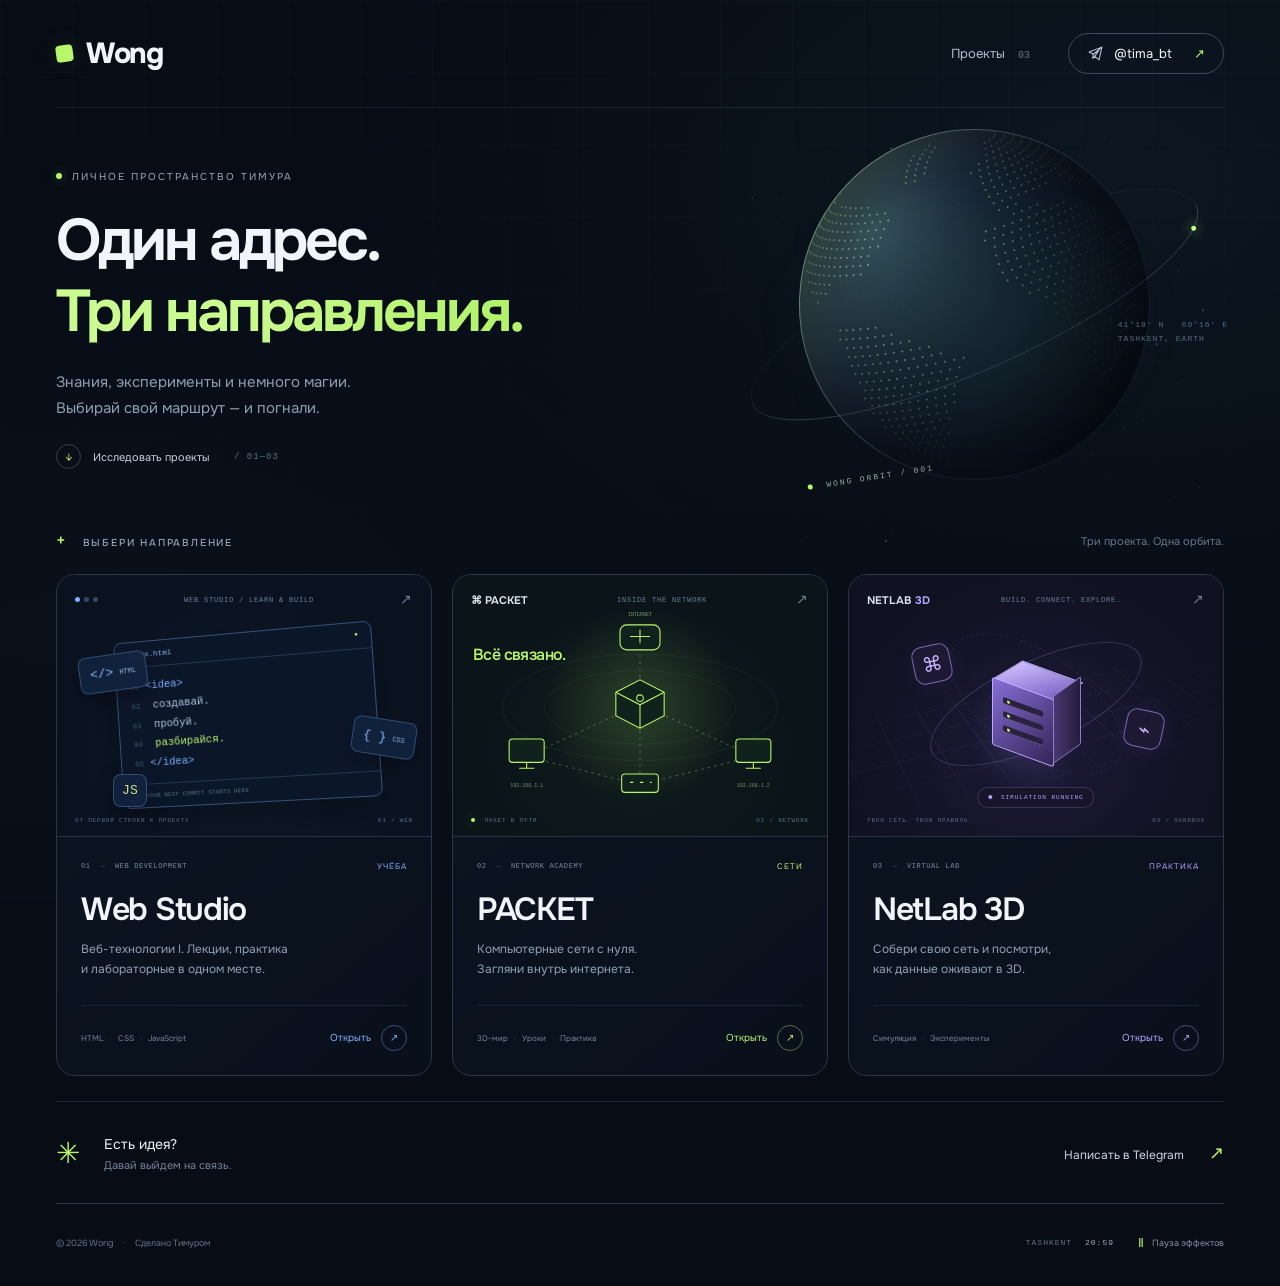
<file: index.html>
<!doctype html>
<html lang="ru">
<head>
<meta charset="utf-8"><meta name="viewport" content="width=device-width, initial-scale=1">
<meta name="theme-color" content="#070c15"><meta name="description" content="Личное пространство Тимура. Веб-технологии, компьютерные сети и интерактивные лаборатории — все проекты на одном сайте.">
<title>Wong — Один адрес. Три направления.</title>
<link rel="icon" type="image/svg+xml" href="./portal/icon.svg"><link rel="stylesheet" href="./portal/portal.css">
<script src="./portal/portal.js" defer></script>
</head>
<body>
<a class="skip" href="#projects">Перейти к проектам</a>
<div class="ambient" aria-hidden="true"></div><div class="grid" aria-hidden="true"></div>
<div class="shell">
<header class="header"><a class="brand" href="./" aria-label="Wong — главная"><span class="brand-mark"></span>Wong</a><nav aria-label="Главная навигация"><a class="nav-projects" href="#projects">Проекты <span>03</span></a><a class="contact" href="https://t.me/tima_bt" target="_blank" rel="noopener noreferrer"><svg viewBox="0 0 24 24" aria-hidden="true"><path d="m21 3-4 18-6-5-3 3 1-6L21 3ZM9 13l8-6-6 9M3 10l18-7-12 10-6-3Z"/></svg><span>@tima_bt</span><span class="external">↗</span></a></nav></header>
<main>
<section class="hero" aria-labelledby="hero-title">
<div class="hero-copy"><div class="eyebrow entrance"><span class="live-dot"></span> ЛИЧНОЕ ПРОСТРАНСТВО ТИМУРА</div><h1 id="hero-title"><span class="title-line"><span>Один адрес.</span></span><span class="title-line"><span class="accent">Три направления<span class="period">.</span></span></span></h1><p class="hero-description entrance">Знания, эксперименты и немного магии.<br>Выбирай свой маршрут — и погнали.</p><a class="explore entrance" href="#projects"><span class="down">↓</span> Исследовать проекты <span class="mono">/ 01—03</span></a></div>
<div class="planet-wrap" aria-hidden="true"><div class="planet-halo"></div><canvas id="planet"></canvas><span class="planet-caption"><i></i> WONG ORBIT / 001</span><span class="planet-coordinate">41°18′ N &nbsp; 69°16′ E<br>TASHKENT, EARTH</span></div>
</section>
<section class="projects-section" id="projects" aria-labelledby="projects-title"><div class="section-heading"><h2 id="projects-title"><span class="tiny-cross">+</span> ВЫБЕРИ НАПРАВЛЕНИЕ</h2><span class="section-note">Три проекта. Одна орбита.</span></div>
<div class="projects">
<a class="project web" href="./web-tech/" aria-label="Открыть Web Studio — Веб-технологии I">
<div class="preview web-preview" aria-hidden="true"><div class="preview-bar"><span><i></i><i></i><i></i></span><span>WEB STUDIO / LEARN & BUILD</span><b>↗</b></div><div class="web-stage"><div class="code-window"><div class="window-label">index.html <span>●</span></div><div class="code"><small>01</small> <em>&lt;idea&gt;</em><br><small>02</small> &nbsp;создавай.<br><small>03</small> &nbsp;пробуй.<br><small>04</small> &nbsp;<strong>разбирайся.</strong><br><small>05</small> <em>&lt;/idea&gt;</em></div><div class="code-status"><i></i> YOUR NEXT COMMIT STARTS HERE</div></div><div class="floating-tag tag-html">&lt;/&gt; <span>HTML</span></div><div class="floating-tag tag-css">{ } <span>CSS</span></div><div class="floating-tag tag-js">JS</div></div><div class="preview-bottom"><span>ОТ ПЕРВОЙ СТРОКИ К ПРОЕКТУ</span><span>01 / WEB</span></div></div>
<div class="project-content"><div class="project-meta"><span>01 <i>—</i> WEB DEVELOPMENT</span><span class="category">УЧЁБА</span></div><h3>Web Studio<span>↗</span></h3><p>Веб-технологии I. Лекции, практика<br class="desktop-break"> и лабораторные в одном месте.</p><div class="project-footer"><span class="tags">HTML <i>·</i> CSS <i>·</i> JavaScript</span><span class="open-project">Открыть <span>↗</span></span></div></div></a>
<a class="project packet" href="./2/" aria-label="Открыть PACKET — компьютерные сети с нуля">
<div class="preview packet-preview" aria-hidden="true"><div class="preview-bar"><span class="mini-brand">⌘ PACKET</span><span>INSIDE THE NETWORK</span><b>↗</b></div><div class="network-stage"><svg viewBox="0 0 420 240"><defs><radialGradient id="networkGlow"><stop stop-color="#b5f469" stop-opacity=".18"/><stop offset="1" stop-color="#b5f469" stop-opacity="0"/></radialGradient></defs><circle cx="210" cy="115" r="115" fill="url(#networkGlow)"/><g class="net-grid"><ellipse cx="210" cy="118" rx="165" ry="64"/><ellipse cx="210" cy="118" rx="115" ry="44"/></g><g class="connections"><path d="m74 177 136-63 136 63M210 114V44M74 177l136 34 136-34M210 114v97"/></g><g class="data-particles"><circle r="3"><animateMotion dur="3s" repeatCount="indefinite" path="M210 44V114L74 177"/></circle><circle r="3"><animateMotion dur="3.8s" repeatCount="indefinite" path="M210 211V114L346 177"/></circle></g><g class="network-nodes"><g transform="translate(210 111)"><path d="m-29-11 29-15 29 15v28L0 32-29 17Z"/><path d="M-29-11 0 4l29-15M0 4v28"/><circle cy="-4" r="4"/></g><g transform="translate(210 33)"><rect x="-24" y="-14" width="48" height="30" rx="8"/><path d="M-12 0h24M0-8v16"/></g><g transform="translate(74 172)"><rect x="-21" y="-16" width="42" height="28" rx="4"/><path d="M-9 19H9M0 12v7"/></g><g transform="translate(346 172)"><rect x="-21" y="-16" width="42" height="28" rx="4"/><path d="M-9 19H9M0 12v7"/></g><g transform="translate(210 208)"><rect x="-22" y="-10" width="44" height="22" rx="4"/><path d="M-12 0h4M0 0h4M12 0h2"/></g></g><g class="net-labels"><text x="210" y="8">INTERNET</text><text x="74" y="214">192.168.1.1</text><text x="346" y="214">192.168.1.2</text></g></svg><span class="network-label">Всё связано.</span></div><div class="preview-bottom"><span><i class="live-dot"></i> ПАКЕТ В ПУТИ</span><span>02 / NETWORK</span></div></div>
<div class="project-content"><div class="project-meta"><span>02 <i>—</i> NETWORK ACADEMY</span><span class="category">СЕТИ</span></div><h3>PACKET<span>↗</span></h3><p>Компьютерные сети с нуля.<br class="desktop-break"> Загляни внутрь интернета.</p><div class="project-footer"><span class="tags">3D-мир <i>·</i> Уроки <i>·</i> Практика</span><span class="open-project">Открыть <span>↗</span></span></div></div></a>
<a class="project lab" href="./netlab/" aria-label="Открыть NetLab 3D — виртуальную сетевую лабораторию">
<div class="preview lab-preview" aria-hidden="true"><div class="preview-bar"><span class="mini-brand">NETLAB <b>3D</b></span><span>BUILD. CONNECT. EXPLORE.</span><b>↗</b></div><div class="lab-stage"><div class="lab-floor"></div><div class="lab-orbit orbit-one"></div><div class="lab-orbit orbit-two"></div><div class="lab-core"><div class="core-top"></div><div class="core-front"><span></span><span></span><span></span></div><div class="core-side"></div></div><span class="lab-satellite sat-one">⌘</span><span class="lab-satellite sat-two">⌁</span><span class="lab-badge"><i></i> SIMULATION RUNNING</span></div><div class="preview-bottom"><span>ТВОЯ СЕТЬ. ТВОИ ПРАВИЛА.</span><span>03 / SANDBOX</span></div></div>
<div class="project-content"><div class="project-meta"><span>03 <i>—</i> VIRTUAL LAB</span><span class="category">ПРАКТИКА</span></div><h3>NetLab 3D<span>↗</span></h3><p>Собери свою сеть и посмотри,<br class="desktop-break"> как данные оживают в 3D.</p><div class="project-footer"><span class="tags">Симуляция <i>·</i> Эксперименты</span><span class="open-project">Открыть <span>↗</span></span></div></div></a>
</div></section>
<section class="connect"><div><span class="tiny-cross">✳</span><p>Есть идея?<span>Давай выйдем на связь.</span></p></div><a href="https://t.me/tima_bt" target="_blank" rel="noopener noreferrer">Написать в Telegram <span>↗</span></a></section>
</main>
<footer><span>© <span id="year">2026</span> Wong <i>·</i> Сделано Тимуром</span><div><span class="footer-location">TASHKENT <span id="clock"></span></span><button id="motion-toggle" type="button" aria-pressed="false"><span class="motion-icon">Ⅱ</span><span class="motion-label">Пауза эффектов</span></button></div></footer>
</div>
</body></html>
</file>
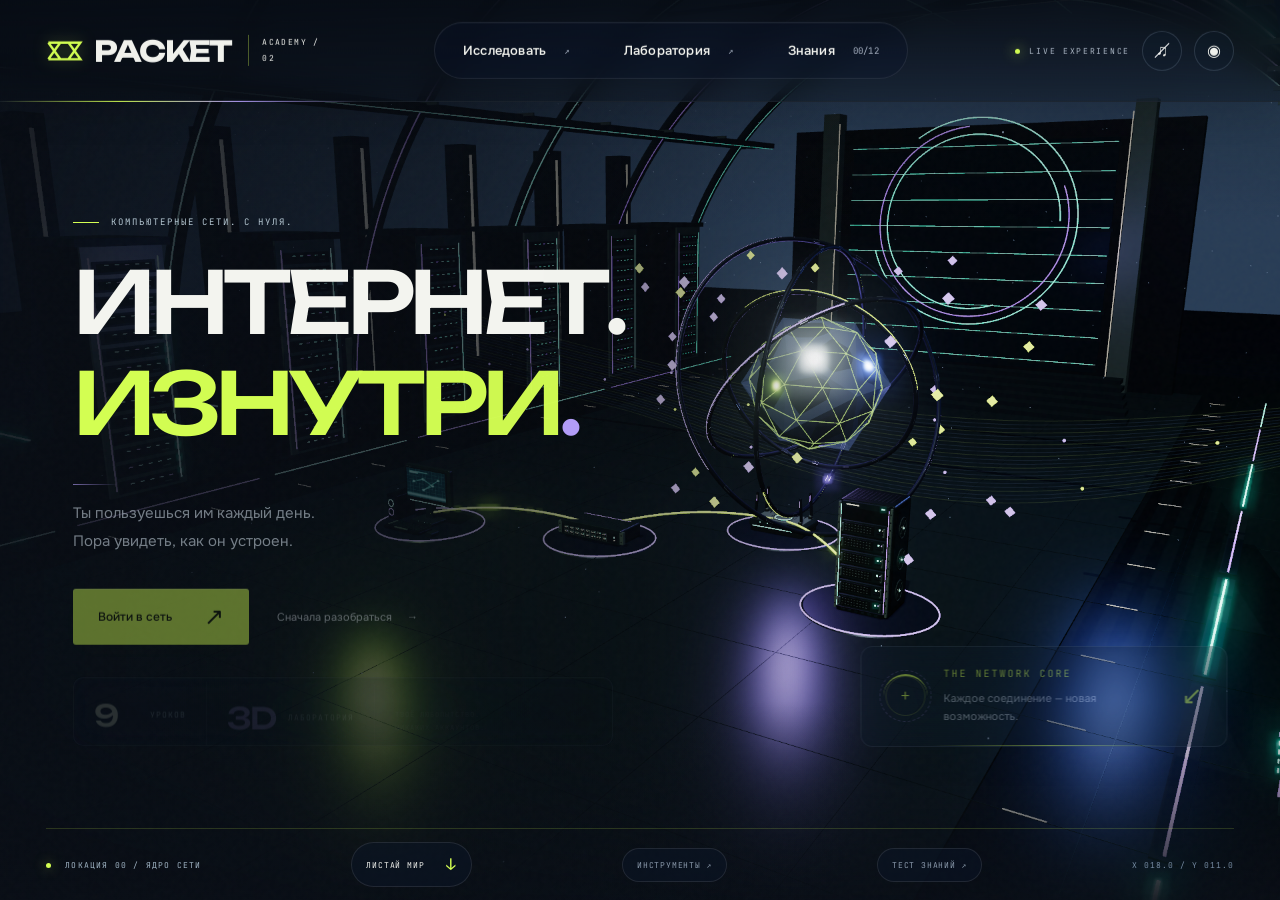
<file: 2/index.html>
<!doctype html><html lang="ru"><head><meta charset="utf-8"><meta name="viewport" content="width=device-width,initial-scale=1"><meta name="theme-color" content="#080d15"><meta name="description" content="Войди внутрь интернета. Иммерсивный 3D-мир, курс компьютерных сетей с нуля и собственная сетевая лаборатория."><title>PACKET / Внутри сети</title><link rel="preload" href="fonts/unbounded-cyrillic.woff2" as="font" type="font/woff2" crossorigin><link rel="preload" href="fonts/onest-cyrillic.woff2" as="font" type="font/woff2" crossorigin><link rel="stylesheet" href="fonts/fonts.css"><link rel="stylesheet" href="world.css"><link rel="stylesheet" href="learning.css"><link rel="stylesheet" href="polish.css"><script type="importmap">{"imports":{"three":"./vendor/three.module.js"}}</script><script defer src="vendor/gsap.min.js"></script><script defer src="vendor/SplitText.min.js"></script></head><body data-mode="home">
<div id="world" aria-label="Интерактивный трёхмерный мир компьютерных сетей"></div><div class="vignette"></div><div class="grain"></div><div id="labels"></div><div id="loading"><span class="loader-logo">P<span>↗</span></span><div>СОБИРАЕМ ЦИФРОВОЙ МИР</div><span class="load-track"><i></i></span></div>
<header class="masthead"><button class="logo" id="homeBtn" aria-label="PACKET — на главный экран"><svg viewBox="0 0 32 32" aria-hidden="true"><path d="M2 9h17l10 14H12zM2 23h17L29 9H12z"/></svg>PACKET<span>ACADEMY / 02</span></button><nav aria-label="Основная навигация"><button class="nav-item" id="exploreNav">Исследовать<span>↗</span></button><button class="nav-item" id="labNav">Лаборатория<span>↗</span></button><button class="nav-item" data-learn="course">Знания<span id="progressCount">00/12</span></button></nav><div class="header-right"><span class="live">LIVE EXPERIENCE</span><button class="round" id="soundBtn" aria-label="Включить звук" title="Звук выключен">♫<span class="slash"></span></button><button class="round" id="settingsBtn" aria-label="Настройки графики" title="Настройки графики">◉</button></div></header>
<main><section id="hero" class="hero"><div class="eyebrow"><span class="dash"></span> КОМПЬЮТЕРНЫЕ СЕТИ. С НУЛЯ.</div><h1 class="hero-title"><span>ИНТЕРНЕТ.</span><span class="hollow">ИЗНУТРИ<span class="title-dot">.</span></span></h1><p class="hero-desc">Ты пользуешься им каждый день.<br>Пора увидеть, как он устроен.</p><div class="hero-actions"><button class="button lime" id="enterBtn"><span>Войти в сеть</span><span class="arrow">↗</span></button><button class="quiet" data-learn="course">Сначала разобраться <span>→</span></button></div><div class="hero-foot"><span><i>12</i> УРОКОВ</span><span><i>3D</i> ЛАБОРАТОРИЯ</span><span>ТВОЁ ЛЮБОПЫТСТВО.<br>НИКАКИХ АККАУНТОВ.</span></div></section>
<div id="heroAnnotation" class="hero-annotation"><span class="cross">+</span><div><b>THE NETWORK CORE</b><span>Каждое соединение — новая возможность.</span></div><i>↙</i></div>
<section id="journey" hidden><div class="journey-top"><button class="back-link" id="exitStory">← Выйти из погружения</button><div class="chapter-dots" id="chapterDots"></div><span class="mono" id="chapterIndex">01 / 06</span></div><div class="journey-caption"><div class="eyebrow" id="chapterEyebrow">01 / ИСТОЧНИК</div><h2 id="chapterTitle"></h2><p id="chapterText"></p><div class="journey-actions"><button class="button lime" id="nextChapter">Дальше <span>→</span></button><button class="quiet" id="chapterLesson">Разобрать подробнее ↗</button><button class="round" id="prevChapter" aria-label="Предыдущая сцена">←</button></div></div><div id="journeyBadge" class="journey-badge"><i></i><span>СЛЕДУЕМ ЗА ДАННЫМИ</span></div></section>
<section id="labUI" hidden><div class="lab-topline"><div><div class="eyebrow">ТВОЯ ПЕСОЧНИЦА</div><h2 class="lab-title"><span id="labTitle">Архитектор сети</span><span class="live-tag"> / LIVE</span></h2></div><div class="lab-top-actions"><button class="quiet" id="missionBtn">✧ Почини сеть</button><button class="quiet" id="fitBtn" title="Показать всю сеть">⤢ Общий вид</button><button class="quiet" id="arrangeBtn" title="Упорядочить устройства без изменения связей">▦ Расставить</button><button class="quiet" id="resetLab">↻ Сбросить</button><button class="quiet" id="undoBtn" title="Отменить последнее изменение">↶ Отмена</button></div></div><aside class="lab-inspector glass" id="inspector"><button id="hideInspector" aria-label="Скрыть инспектор">×</button><div class="eyebrow">ВЫБРАННЫЙ ОБЪЕКТ <span id="selectedKind">NODE</span></div><h3 id="selectedName">Компьютер 01</h3><p id="selectedDescription"></p><label id="addressField">IP-адрес <input id="nodeIP" aria-label="IP-адрес устройства" spellcheck="false"></label><div id="deviceActions"><button id="focusNode">Рассмотреть модель ◎</button><button id="saveIP">Применить адрес ↗</button><button id="moveNode">Переместить ↔</button></div><div id="cableActions" hidden><button id="toggleEdge">Отключить связь</button></div><div id="nodeConnections"></div><button class="danger" id="deleteSelection">Удалить объект ×</button><small>Выбери устройство или кабель в 3D-сцене.<br>Связность моделируется графом; IP не задаёт маршруты.</small></aside><div class="lab-status glass"><span class="live-dot"></span><span id="labStatus">Сеть готова к экспериментам</span><b id="nodeCount">04 NODES</b></div><div id="labToolbar" class="lab-toolbar glass"><div class="add-group"><span>ДОБАВИТЬ</span><button data-add="pc" title="Добавить компьютер">▣<small>ПК</small></button><button data-add="switch" title="Добавить коммутатор">▤<small>Свитч</small></button><button data-add="router" title="Добавить роутер">⌁<small>Роутер</small></button><button data-add="server" title="Добавить сервер">▥<small>Сервер</small></button></div><div class="toolbar-divider"></div><button id="connectBtn" class="tool-button">⌁<span>Соединить</span></button><button id="sendBtn" class="button lime">▷ <span>Пакет</span></button><button id="followBtn" class="tool-button" title="Следовать камерой за пакетом">◎<span>От первого лица</span></button><button id="pauseBtn" class="tool-button" aria-label="Пауза симуляции">Ⅱ</button><button id="terminalBtn" class="tool-button" title="Учебный терминал">&gt;_</button></div><div class="lab-hint" id="labHint">Вращай сцену мышью · Колёсико — масштаб · Нажми на любой объект</div></section>
<section class="terminal glass" id="terminal" hidden><div><span class="eyebrow">PACKET SHELL / СИМУЛЯЦИЯ</span><button id="closeTerminal" aria-label="Закрыть терминал">×</button></div><pre id="terminalOutput" aria-live="polite">Учебный терминал. Реальные запросы не отправляются.
Команды: help, ping server.local, traceroute server.local, ipconfig, clear.</pre><form id="terminalForm"><span>❯</span><input id="terminalInput" aria-label="Команда терминала" placeholder="ping server.local" spellcheck="false" autocomplete="off"></form></section>
<div id="settings" class="settings glass" hidden><div class="eyebrow">ТВОЙ КОМФОРТ</div><label>Качество<select id="quality"><option value="high">Кино / свечение</option><option value="low">Лёгкий режим</option></select></label><label><span>Меньше движения</span><input id="reduceMotion" type="checkbox"></label><button id="fullscreenBtn">На весь экран ↗</button><p>Звук включается отдельно. Движение камеры можно уменьшить.</p><a href="credits.txt" target="_blank" rel="noopener">Источники и лицензии ↗</a></div>
<div id="webglError" class="glass" hidden><h2>3D не запустилось</h2><p>Попробуй включить аппаратное ускорение браузера. Уроки и инструменты доступны без 3D.</p><button class="button lime" data-learn="course">Открыть курс ↗</button></div></main>
<footer class="world-footer"><span id="worldLocation"><span class="live-dot"></span> ЛОКАЦИЯ 00 / ЯДРО СЕТИ</span><button id="bottomExplore">ЛИСТАЙ МИР <span>↓</span></button><button data-learn="tools">ИНСТРУМЕНТЫ ↗</button><button data-learn="quiz">ТЕСТ ЗНАНИЙ ↗</button><span class="coordinate" id="worldCoords">X 018.0 / Y 011.0</span></footer><div id="toast" role="status"></div><script type="module" src="world.js"></script><script type="module" src="polish.js"></script></body></html>
</file>
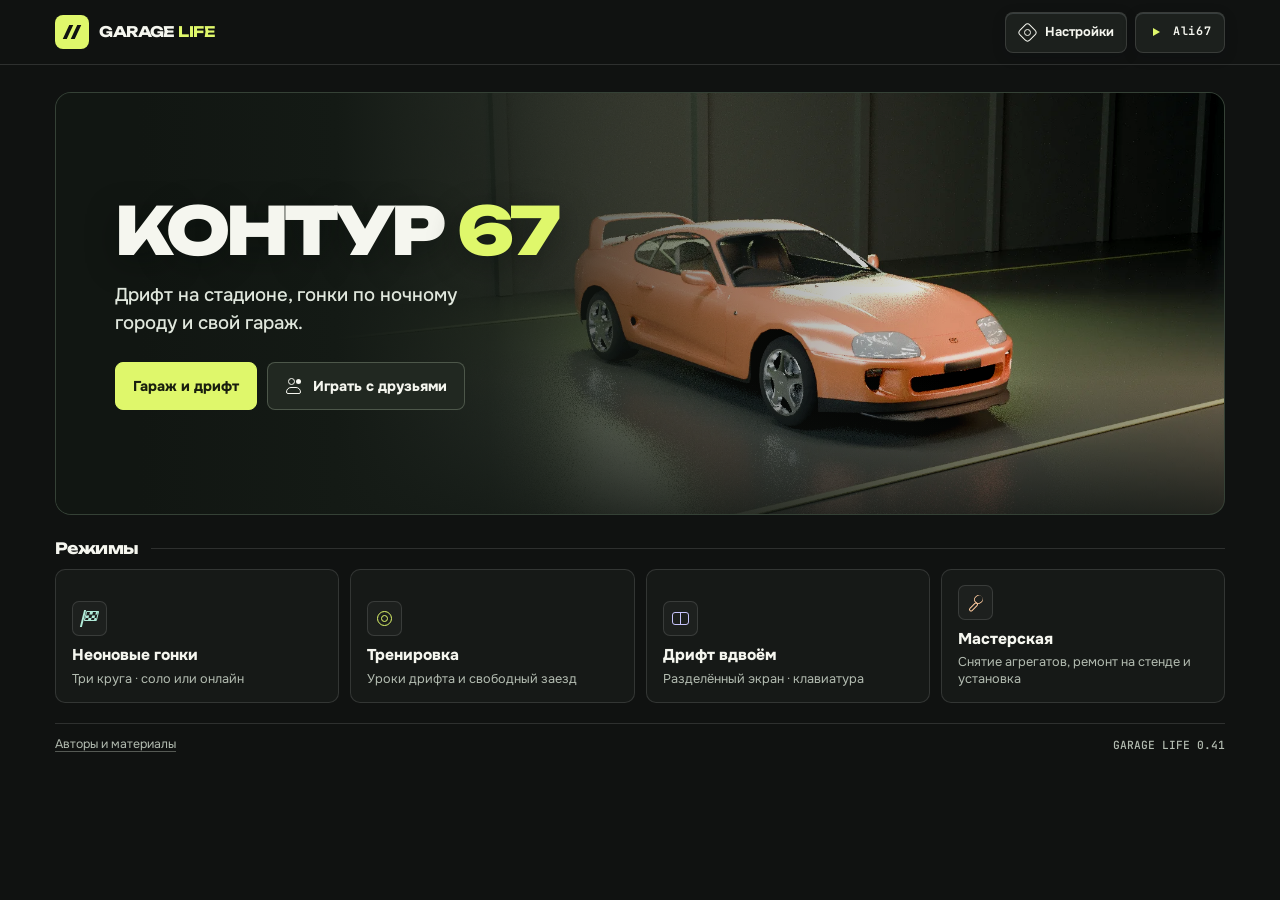
<file: 67/index.html>
<!doctype html>
<html lang="ru">
<head>
  <meta charset="utf-8">
  <meta name="viewport" content="width=device-width, initial-scale=1">
  <meta name="theme-color" content="#101211">
  <meta name="description" content="GARAGE LIFE — дрифт на Контуре 67, тюнинг и свой гараж.">
  <title>GARAGE LIFE / Контур 67</title>
  <link rel="icon" href="data:image/svg+xml,%3Csvg xmlns='http://www.w3.org/2000/svg' viewBox='0 0 64 64'%3E%3Crect width='64' height='64' rx='14' fill='%231a252b'/%3E%3Cpath d='M12 48V24l20-12 20 12v24H42V29H22v19Z' fill='%23ffad69'/%3E%3C/svg%3E">
  <link rel="stylesheet" href="../2/fonts/fonts.css">
  <link rel="stylesheet" href="./drive.css?v=041">
  <link rel="stylesheet" href="./glass.css?v=037">
  <link rel="stylesheet" href="./menu.css?v=038">
  <script type="importmap">{"imports":{"three":"./vendor/three/build/three.module.js","three/addons/":"./vendor/three/addons/"}}</script>
</head>
<body>
  <canvas id="scene" aria-label="Трёхмерная игра GARAGE LIFE"></canvas>
  <output id="render-diagnostics" hidden></output>
  <div id="graphics-recovery" role="status" hidden>Восстанавливаем графику…</div>
  <header class="game-header">
    <a class="brand" href="./" aria-label="GARAGE LIFE, главное меню"><span class="logo" aria-hidden="true"><i></i></span><span class="brand-wordmark">GARAGE <b>LIFE</b></span></a>
    <div class="location" hidden><i></i> <b id="location-area">БОКС 01</b> <span> / </span> <b id="location-mode">ДРИФТ-КЛУБ</b></div>
    <nav aria-label="Меню игры">
      <button type="button" id="settings-open" class="header-button"><span class="menu-icon icon-settings" aria-hidden="true"></span>Настройки</button>
      <button type="button" id="menu" class="header-button" hidden>Меню</button>
    </nav>
    <div class="music">
      <button type="button" id="music-toggle" aria-expanded="false" aria-controls="music-panel"
        aria-label="Включить ЦУЕФА — Я тебя могну" title="Включить ЦУЕФА — Я тебя могну">
        <span class="music-icon" aria-hidden="true"></span>
        <span class="music-credit">Ali67</span>
      </button>
      <section class="music-panel" id="music-panel" aria-label="Музыка Ali67" hidden>
        <div id="music-video"></div>
        <a href="https://www.youtube.com/watch?v=BdrXawt2uAI" target="_blank" rel="noopener">Открыть на YouTube ↗</a>
      </section>
      <template id="music-embed">
        <iframe src="https://www.youtube-nocookie.com/embed/BdrXawt2uAI?autoplay=1&amp;playsinline=1&amp;rel=0"
          title="ЦУЕФА — Я тебя могну" allow="autoplay; encrypted-media"
          referrerpolicy="strict-origin-when-cross-origin" allowfullscreen></iframe>
      </template>
    </div>
  </header>

  <main id="welcome">
    <div class="menu-wrap">
      <section class="menu-hero" aria-labelledby="game-title">
        <img class="menu-cover" src="./assets/menu/supra-paddock.webp?v=037" alt="" width="1536" height="944" fetchpriority="high">
        <div class="hero">
          <h1 id="game-title">КОНТУР <em>67</em></h1>
          <p class="lead">Дрифт на стадионе, гонки по ночному городу и свой гараж.</p>
          <div class="hero-buttons">
            <button class="primary menu-launch" id="start" type="button" data-3d>Гараж и дрифт</button>
            <button class="secondary menu-launch" id="online-open" type="button" data-3d><span class="menu-icon icon-players" aria-hidden="true"></span>Играть с друзьями</button>
          </div>
        </div>
      </section>

      <section id="boot-status" class="boot-status" aria-labelledby="boot-title" hidden>
        <span class="boot-indicator" aria-hidden="true"></span>
        <div class="boot-copy">
          <h2 id="boot-title">Готовим заезд</h2>
          <p id="loading" role="status"></p>
        </div>
        <button type="button" id="startup-retry" class="secondary" hidden>Повторить запуск</button>
      </section>

      <section class="menu-modes" aria-labelledby="modes-title">
        <div class="menu-section-heading"><h2 id="modes-title">Режимы</h2></div>
        <div class="menu-grid">
          <button class="menu-card" id="neon-open" type="button">
            <span class="menu-card-icon"><span class="menu-icon icon-race" aria-hidden="true"></span></span>
            <strong>Неоновые гонки</strong><small>Три круга · соло или онлайн</small>
          </button>
          <button class="menu-card" id="practice-open" type="button">
            <span class="menu-card-icon"><span class="menu-icon icon-training" aria-hidden="true"></span></span>
            <strong>Тренировка</strong><small>Уроки дрифта и свободный заезд</small>
          </button>
          <button class="menu-card" id="duo-open" type="button">
            <span class="menu-card-icon"><span class="menu-icon icon-split" aria-hidden="true"></span></span>
            <strong>Дрифт вдвоём</strong><small>Разделённый экран · клавиатура</small>
          </button>
          <a class="menu-card" id="shift" href="./workshop.html">
            <span class="menu-card-icon"><span class="menu-icon icon-tools" aria-hidden="true"></span></span>
            <strong>Мастерская</strong><small>Снятие агрегатов, ремонт на стенде и установка</small>
          </a>
        </div>
      </section>

      <footer class="menu-footer">
        <div><a href="./credits.html">Авторы и материалы</a></div>
        <span>GARAGE LIFE 0.41</span>
      </footer>
      <noscript><p>Для запуска заездов включи JavaScript.</p></noscript>
    </div>
  </main>

  <dialog class="menu-dialog" id="settings-panel" aria-labelledby="settings-title">
    <form method="dialog">
      <div class="online-heading">
        <h2 id="settings-title">Настройки</h2>
        <button class="secondary dialog-close" value="close" aria-label="Закрыть">×</button>
      </div>
      <label class="settings-row" for="graphics"><span>Графика<small>Разрешение и эффекты в заезде</small></span>
        <select id="graphics">
          <option value="auto">Авто</option><option value="ultra">Ультра</option><option value="balanced">Средняя</option>
          <option value="integrated">Для встройки</option><option value="performance">Низкая</option><option value="minimum">Минимум</option>
        </select>
      </label>
      <label class="settings-row" for="assist-level"><span>Помощь в дрифте<small>Стабилизация машины в заносе</small></span>
        <select id="assist-level">
          <option value="guided">С помощью</option><option value="light">Минимум помощи</option><option value="sim">Без помощи</option>
        </select>
      </label>
      <div class="settings-row"><span>Звук игры<small>Мотор, резина и эффекты</small></span>
        <button type="button" id="audio" class="secondary" aria-pressed="true">Включён</button>
      </div>
      <div class="settings-row"><span>Управление<small>Клавиши для обоих игроков</small></span>
        <button type="button" id="bindings-open" class="secondary">Клавиши</button>
      </div>
    </form>
  </dialog>

  <dialog class="menu-dialog" id="neon-dialog" aria-labelledby="neon-title">
    <form id="neon-form">
      <div class="online-heading"><h2 id="neon-title">Неоновые гонки</h2><button class="secondary" type="button" id="neon-close" aria-label="Закрыть">×</button></div>
      <p>Три круга. Собирай нитро для прямых и используй метки торможения перед поворотами.</p>
      <div class="neon-selects">
        <label>Машина <select id="neon-car" required></select></label>
        <label>Трасса <select id="neon-route"><option value="city2">Речной проспект</option><option value="main">Контур 67</option><option value="stadium">Стадион 67 · дрифт-кольцо</option></select></label>
      </div>
      <div class="route-brief"><svg id="neon-diagram" role="img" aria-label="Схема выбранной трассы"><path id="neon-outline"/><circle id="neon-origin"/></svg><div><strong id="neon-distance"></strong><small id="neon-districts"></small></div></div>
      <div class="neon-records">
        <p id="neon-best" class="label" hidden></p>
        <p id="neon-ghost-best" class="label" hidden></p>
      </div>
      <label class="ghost-toggle"><input type="checkbox" id="neon-ghost-enabled" checked> Показывать призрака лучшего круга</label>
      <div class="neon-actions"><button type="submit" class="primary" data-3d>Старт соло</button><button type="button" id="neon-friends" class="secondary" data-3d>С друзьями</button></div>
    </form>
  </dialog>
  <dialog class="menu-dialog" id="online-dialog" aria-labelledby="online-title">
    <form id="online-form">
      <div class="online-heading">
        <h2 id="online-title">Играть с друзьями</h2>
        <button type="button" class="secondary" id="online-cancel" aria-label="Закрыть">×</button>
      </div>
      <p>До 4 игроков. Создай комнату или введи код друга.</p>
      <label>Твой ник <input id="online-nick" maxlength="18" autocomplete="nickname" placeholder="Пилот"></label>
      <label>Машина <select id="online-model"></select></label>
      <fieldset id="online-modes">
        <legend>Режим для новой комнаты</legend>
        <div class="mode-grid">
          <label><input type="radio" name="online-mode" value="race"><span>Неоновые гонки</span></label>
          <label><input type="radio" name="online-mode" value="free" checked><span>Свободный заезд</span></label>
          <label><input type="radio" name="online-mode" value="elimination"><span>Кольцо на вылет</span></label>
          <label><input type="radio" name="online-mode" value="battle"><span>Дрифт-баттл</span></label>
          <label><input type="radio" name="online-mode" value="parkour"><span>Паркур в порту</span></label>
        </div>
        <p id="online-mode-description"></p>
      </fieldset>
      <label id="online-route-row">Трасса <select id="online-route"><option value="city2" disabled>Речной проспект</option><option value="main" selected>Контур 67</option><option value="short">Короткая петля</option><option value="stadium">Стадион 67 · дрифт-кольцо</option></select></label>
      <label id="online-contact-row">Столкновения <select id="online-contacts"><option value="off">Выкл. · призраки</option><option value="on">Вкл.</option></select></label>
      <button type="button" class="primary" id="online-create">Создать комнату</button>
      <div class="online-join">
        <label>Код комнаты <input id="online-input" inputmode="numeric" pattern="[0-9]{6}" maxlength="6" placeholder="000000" required></label>
        <button class="secondary" id="online-join">Войти</button>
      </div>
      <p id="online-status" role="status"></p>
    </form>
  </dialog>

  <section id="play" hidden aria-label="Интерфейс игры">
    <aside id="online-hud" class="hud-card" hidden aria-label="Комната дрифта">
      <div class="online-heading"><span class="label">КОД КОМНАТЫ</span><strong id="online-count">1 / 4</strong></div>
      <div class="online-heading"><strong id="online-code"></strong><button type="button" class="secondary" id="online-copy">Копировать</button></div>
      <p id="online-link-status" role="status"></p><p id="online-stadium-score" hidden></p>
      <ul id="online-roster"></ul>
      <button type="button" class="primary" id="match-start" hidden>Начать раунд</button>
      <p id="match-error" role="status" hidden></p>
      <button type="button" class="secondary" id="online-leave">Выйти из комнаты</button>
    </aside>
    <aside id="match-panel" class="hud-card" hidden aria-label="Соревнование">
      <div class="match-heading"><h2 id="match-title"></h2><time id="match-time" hidden></time></div>
      <p id="match-status"></p>
      <ol id="match-results" hidden></ol>
    </aside>
    <aside id="neon-hud" class="hud-card" hidden aria-label="Гонка">
      <div class="neon-line"><span id="neon-lap">Круг 1 / 3</span><time id="neon-clock">0:00.00</time></div>
      <progress id="neon-progress" max="3" value="0" aria-label="Дистанция гонки"></progress>
      <strong id="neon-corner" hidden></strong>
      <small id="neon-lap-detail" hidden></small>
      <p id="neon-status"></p>
      <div class="neon-split" id="neon-split" hidden><span id="neon-split-label"></span><output id="neon-split-time"></output></div>
      <button type="button" class="secondary" id="neon-boost">Нитро <span id="neon-charge">1 / 3</span> <kbd id="neon-key">Shift</kbd></button>
      <div id="neon-replay" class="race-actions" hidden><button class="primary" type="button" id="neon-retry">Повторить</button><button class="secondary" type="button" id="neon-back">Меню</button></div>
    </aside>
    <div id="neon-launch-signal" aria-hidden="true" hidden></div>
    <aside id="parkour-hud" class="hud-card" hidden aria-label="Тренировка в порту">
      <h2>Паркур в порту</h2>
      <p id="parkour-status"></p>
      <p id="parkour-signal" hidden></p>
      <button type="button" id="parkour-back" class="secondary">В меню</button>
    </aside>
    <button type="button" id="parkour-respawn" class="primary" hidden>Респавн <kbd>T</kbd></button>
    <aside id="lesson-hud" class="hud-card" aria-labelledby="lesson-title" hidden>
      <h2 id="lesson-title"></h2>
      <p id="lesson-hint"></p>
      <progress id="lesson-progress" max="1" value="0" aria-label="Прогресс упражнения"></progress>
      <div class="lesson-meta"><span id="lesson-metric"></span><time id="lesson-time"></time></div>
      <p id="lesson-feedback" role="status" hidden></p>
      <div class="race-actions">
        <button type="button" id="lesson-retry" class="secondary">Повторить <kbd>T</kbd></button>
        <button type="button" id="lesson-next" class="primary" hidden>Следующий урок</button>
      </div>
    </aside>
    <aside class="job hud-card">
      <p class="label" id="job-label"></p>
      <h2 id="job-title"></h2>
      <p id="job-text"></p>
      <div id="job-reading" hidden></div>
      <label id="solo-route-row" hidden>Маршрут <select id="solo-route"><option value="main">Полный контур</option><option value="short">Короткая петля</option><option value="stadium">Стадион 67 · дрифт-кольцо</option><option value="stadium-s">Стадион 67 · S-связка</option></select></label>
      <button type="button" class="primary" id="race-start" hidden>На трассу <kbd>Enter</kbd></button>
      <button type="button" class="secondary" id="pit-open" hidden>Гараж и тюнинг <kbd>P</kbd></button>
      <div class="job-footer"><span id="model"></span><strong id="money"></strong></div>
    </aside>
    <aside class="map hud-card" aria-label="Карта района">
      <p class="label"><i></i> <span id="map-title">РАЙОН 01</span> <span id="fps"></span></p>
      <svg id="map-svg" viewBox="-39 -94 78 114" role="img" aria-label="Гараж, тестовая полоса и магазин">
        <g id="map-district">
        <rect x="-36" y="-89" width="72" height="104" rx="2" fill="#24323a" stroke="#667780" stroke-width=".4"/>
        <path d="M-35-21h70M6-22v-64M-21-24v-61" stroke="#53666d" stroke-width="5" fill="none" stroke-dasharray="1 1"/>
        <path d="M-17-45h14v-14h-14zM-17.5-67h15v-12h-15zM14.5-36.5h17v-9h-17zM14.5-57.5h17v-11h-17zM-33.5-18h9v-12h-9z" fill="#334952"/>
        <rect x="-7" y="-8" width="14" height="16" fill="#526b72"/>
        <path d="M-4-3h8v6h-8zM-2-1h4v4h-4z" fill="#cfdfdb" fill-rule="evenodd"/>
        <path d="M-21-43v-35" stroke="#e5ae5d" stroke-width="4" opacity=".67"/>
        <rect x="21" y="-31" width="4" height="4" rx="1" fill="#c5d1cc"/>
        </g>
        <g id="map-pit" hidden>
          <rect x="-14" y="46" width="28" height="20" rx="1" fill="#27383f" stroke="#6f8588" stroke-width=".32"/>
          <path d="M-11.5 62v-8h5v8zM-5.5 62v-8h5v8zM.5 62v-8h5v8zM6.5 62v-8h5v8z" fill="#b88255"/>
          <path d="M-9 60v-4M-3 60v-4M3 60v-4M9 60v-4" stroke="#e1e9e5" stroke-width="1.8" stroke-linecap="round"/>
        </g>
        <g id="map-arena" hidden>
          <rect x="-89" y="-253.5" width="178" height="147" rx="4" fill="#24323a" stroke="#667780" stroke-width=".65"/>
          <path id="map-course" stroke="#62757d" stroke-width="10" fill="none" stroke-linejoin="round"/>
          <path id="map-alternates" stroke="#efbb70" stroke-width="2.6" stroke-dasharray="3 4" fill="none" hidden/>
          <circle id="map-gate" r="4" fill="#d5f69c" stroke="#18232b" stroke-width="1.2"/>
        </g>
        <circle id="map-target" r="3.5" stroke="#ffb168" stroke-width=".8" fill="none"/>
        <path id="map-player" d="M0-3 2.4 2 0 1.2-2.4 2Z" fill="#f7f3e5" stroke="#192228" stroke-width=".4"/>
      </svg>
      <p class="map-legend" id="map-legend"><span>■ Гараж</span><span>■ Полоса</span><span>■ Детали</span></p>
    </aside>
    <aside id="drift-hud" class="hud-card" hidden aria-label="Результат дрифта">
      <p class="label"><i></i> <span id="drift-track-name">КОНТУР 67</span> <span id="drift-time">1:30</span></p>
      <div class="drift-score"><strong id="drift-score">0</strong><span class="label">ОЧКИ</span><span id="drift-combo"></span></div>
      <p class="drift-status" id="drift-status"></p>
      <div class="drift-data"><span id="drift-sector"></span><span id="drift-angle"></span></div>
      <div class="drift-data"><span id="drift-laps"></span><span id="drift-best"></span></div>
      <ol id="drift-events" aria-label="За что начислены очки"></ol>
      <div class="race-actions">
        <button type="button" class="secondary" id="drift-finish" hidden>Финиш</button>
        <button type="button" class="secondary" id="drift-replay" hidden>Лучшая связка</button>
        <button type="button" class="drift-button" id="race-retry" hidden>Повторить</button>
        <button type="button" class="secondary" id="race-return">В гараж</button>
      </div>

    </aside>
    <section id="duo-race" hidden aria-label="Дрифт на двоих">
      <article class="duo-driver left"><b id="duo-label-1">01 / ИГРОК 1</b><strong id="duo-score-1">0</strong><span id="duo-info-1"></span></article>
      <article class="duo-driver right"><b id="duo-label-2">02 / ИГРОК 2</b><strong id="duo-score-2">0</strong><span id="duo-info-2"></span></article>
      <div class="duo-race-control">
        <strong id="duo-time">1:30</strong>
        <span id="duo-result"></span>
        <div><button id="duo-replay" type="button" class="secondary" hidden>Лучшая связка</button>
        <button id="duo-retry" type="button" class="secondary">Повтор · T</button>
        <button id="duo-back" type="button" class="secondary">В гараж</button></div>
      </div>
    </section>
    <div id="replay-banner" hidden><b>ПОВТОР ЛУЧШЕЙ СВЯЗКИ</b>
      <button type="button" id="replay-close" class="secondary">Закрыть · Esc</button></div>
    <div id="race-start-banner" hidden><span class="label">КОНТУР 67 / СТАРТ</span><strong><kbd>W</kbd> Начать заезд</strong></div>
    <div id="crosshair" aria-hidden="true">+</div>
    <div id="world-pin" hidden aria-hidden="true">◆</div>
    <button type="button" id="action" hidden><kbd>E</kbd><span></span></button>
    <div id="notice" role="status" hidden></div>
    <div id="dash" class="hud-card" hidden>
      <span class="label" id="gear">P</span><strong id="speed">0</strong><span class="label">КМ/Ч</span>
      <div class="rev"><span id="rev"></span></div>
      <span id="engine" class="label"></span>
    </div>
    <div class="keys" id="keys"></div>
    <div id="touch-controls" aria-label="Сенсорное управление">
      <div class="touch-group">
        <button data-drive="left" aria-label="Влево">◀</button>
        <button data-drive="right" aria-label="Вправо">▶</button>
      </div>
      <div class="touch-group">
        <button data-drive="handbrake" hidden>Ручник</button>
        <button data-drive="brake" aria-label="Назад">▼</button>
        <button data-drive="gas" aria-label="Вперёд">▲</button>
      </div>
    </div>
    <div id="touch-actions" aria-label="Управление машиной">
      <button data-command="KeyR" data-shift>Мотор</button>
      <button data-command="KeyG" data-shift>Ворота</button>
      <button data-command="KeyH" data-shift>Капот</button>
      <button data-command="KeyB" data-shift>Багажник</button>
      <button data-command="KeyL" data-shift>Подъёмник</button>
      <button data-command="KeyC" data-seated>Камера</button>
      <button data-command="KeyT" data-seated>Сброс</button>
    </div>
  </section>
  <dialog class="menu-dialog" id="practice-setup" aria-labelledby="practice-title">
    <form id="practice-form">
      <div class="online-heading">
        <h2 id="practice-title">Тренировка</h2>
        <button class="secondary dialog-close" type="button" id="practice-cancel" aria-label="Закрыть">×</button>
      </div>
      <fieldset class="practice-choices">
        <legend>Тип тренировки</legend>
        <label><input name="practice-mode" type="radio" value="entry" checked><span><strong>Вход в занос</strong><small>Сорви заднюю ось и поймай угол</small></span></label>
        <label><input name="practice-mode" type="radio" value="hold"><span><strong>Удержание</strong><small>Сохрани темп и угол на дуге</small></span></label>
        <label><input name="practice-mode" type="radio" value="link"><span><strong>Перекладка</strong><small>Свяжи два поворота на стадионе</small></span></label>
        <label><input name="practice-mode" type="radio" value="free"><span><strong>Свободный заезд</strong><small>Выбери трассу или восьмёрку</small></span></label>
      </fieldset>
      <label>Машина <select id="practice-car" required></select></label>
      <div id="practice-free" class="practice-free" hidden>
        <label>Маршрут <select id="practice-route"><option value="main">Полный контур</option><option value="short">Короткая петля</option><option value="stadium">Стадион 67 · дрифт-кольцо</option><option value="stadium-s">Стадион 67 · S-связка</option><option value="port">Паркур в порту</option></select></label>
        <label>Участок <select id="practice-zone"></select></label>
      </div>
      <p id="practice-note"></p>
      <div class="race-actions"><button type="submit" class="primary" data-3d>Начать тренировку</button></div>
    </form>
  </dialog>

  <dialog class="menu-dialog" id="duo-setup" aria-labelledby="duo-title">
    <form id="duo-form">
      <p class="label">КОНТУР 67 / РАЗДЕЛЁННЫЙ ЭКРАН</p>
      <h2 id="duo-title">Дрифт вдвоём</h2>
      <label>Игрок 1 <select id="duo-car-1"></select><small id="duo-bindings-1"></small></label>
      <label>Игрок 2 <select id="duo-car-2"></select><small id="duo-bindings-2"></small></label>
      <label>Режим <select id="duo-mode"><option value="free">Свободный заезд</option><option value="points">Битва за очки</option><option value="tandem">Тандем</option></select></label>
      <label>Маршрут <select id="duo-route"><option value="main">Полный контур</option><option value="short">Короткая петля</option><option value="stadium">Стадион 67 · дрифт-кольцо</option><option value="stadium-s">Стадион 67 · S-связка</option></select></label>
      <label id="duo-contact-row">Столкновения игроков <select id="duo-contact"><option value="on">Включены</option><option value="off">Выключены</option></select></label>
      <p id="duo-rules">Катайтесь по трассе сколько хотите. T возвращает обе машины на старт.</p>
      <div class="race-actions"><button type="submit" class="primary" data-3d>На трассу</button>
      <button id="duo-cancel" type="button" class="secondary">Назад</button></div>
    </form>
  </dialog>
  <dialog class="menu-dialog" id="bindings-panel" aria-labelledby="bindings-title">
    <h2 id="bindings-title">Управление на трассе</h2>
    <p id="bindings-status" aria-live="polite">Выбери действие и нажми новую клавишу.</p>
    <div id="bindings-grid"></div>
    <div class="race-actions"><button type="button" id="bindings-reset" class="secondary">По умолчанию</button>
    <form method="dialog"><button class="primary">Готово</button></form></div>
  </dialog>
  <dialog class="menu-dialog" id="pit-panel" aria-labelledby="pit-title">
    <form method="dialog" class="pit-header">
      <div><p class="label"><i></i> КОНТУР 67 / БОКС 01</p><h2 id="pit-title">Твой гараж</h2></div>
      <button class="secondary" autofocus>Назад к машине <kbd>Esc</kbd></button>
    </form>
    <div id="pit-fleet" aria-label="Выбор машины"></div>
    <p id="pit-model-status" role="status" hidden></p>
    <div class="pit-grid">
      <section><p class="label">СОСТОЯНИЕ МАШИНЫ</p><div id="pit-parts"></div></section>
      <section>
        <p class="label">НАСТРОЙКИ ДЛЯ ЗАЕЗДА</p>
        <div id="pit-tune"></div>
        <button type="button" id="pit-drift-default" class="secondary">Вернуть дрифт-настройки</button>
        <label class="pit-row" for="pit-color">Цвет кузова <input id="pit-color" type="color"></label>
      </section>
    </div>
  </dialog>
  <script src="./js/music.js?v=020" defer></script>
  <script type="module" src="./js/menu.js?v=041"></script>
</body>
</html>
</file>
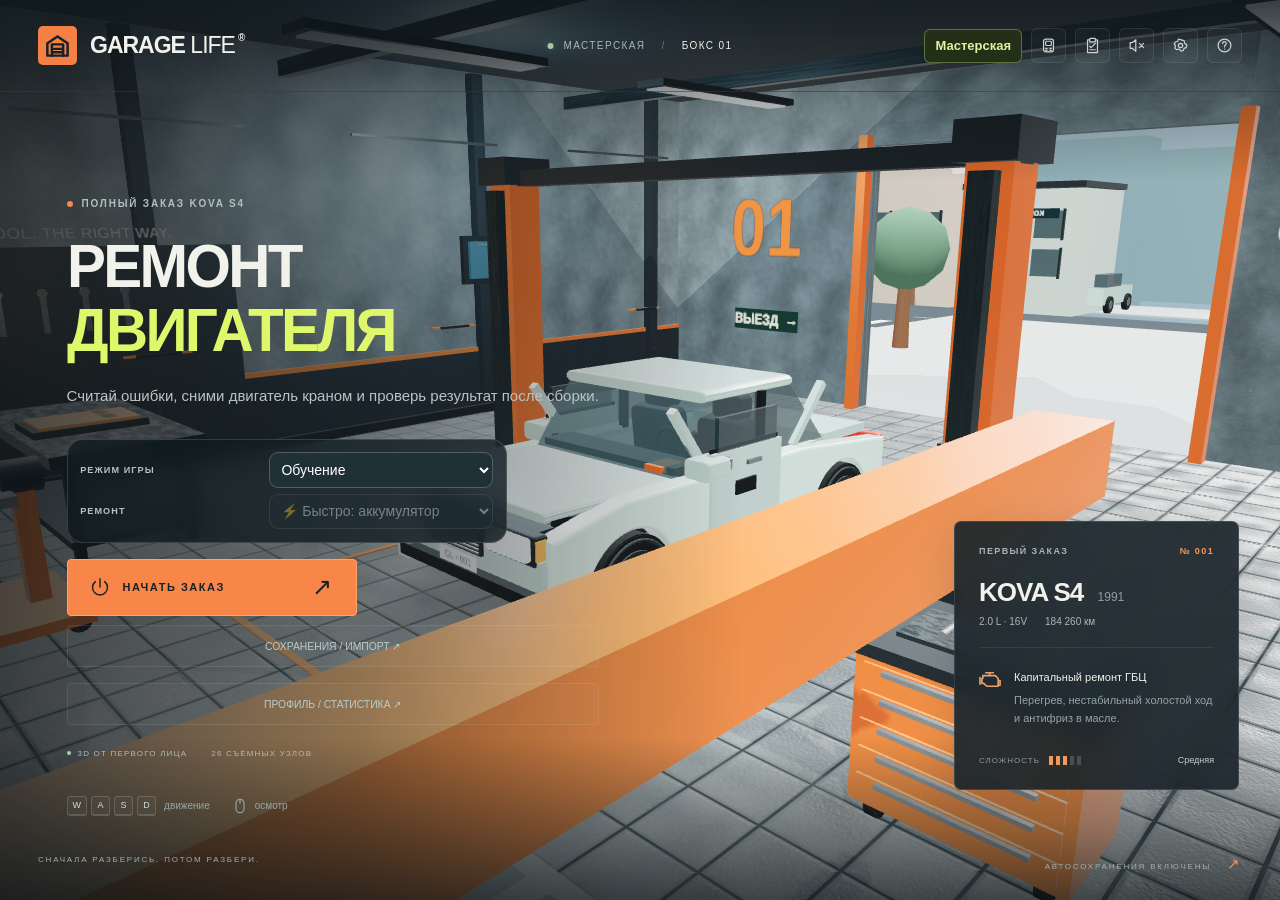
<file: 67/classic.html>
<!doctype html>
<html lang="ru">
<head>
  <meta charset="utf-8">
  <meta name="viewport" content="width=device-width,initial-scale=1,viewport-fit=cover">
  <meta name="theme-color" content="#161e22">
  <meta name="description" content="GARAGE LIFE — браузерный 3D-симулятор автомеханика. Диагностируй, разбери, отремонтируй и собери двигатель своими руками.">
  <title>Полный ремонт двигателя — GARAGE LIFE</title>
  <link rel="icon" href="data:image/svg+xml,%3Csvg xmlns='http://www.w3.org/2000/svg' viewBox='0 0 64 64'%3E%3Crect width='64' height='64' rx='15' fill='%23192226'/%3E%3Cpath d='M13 44V22l19-10 19 10v22H40V30H24v14Z' fill='%23f48145'/%3E%3C/svg%3E">
  <link rel="stylesheet" href="./style.css">
  <link rel="stylesheet" href="./workshop-order.css?v=038">
  <script type="importmap">{"imports":{"three":"./vendor/three/build/three.module.js","three/addons/":"./vendor/three/addons/","@tweenjs/tween.js":"./vendor/tween/tween.esm.js"}}</script>
</head>
<body>
  <canvas id="scene" aria-label="Трёхмерная мастерская. Управление: WASD, мышь, E — действие."></canvas>
  <div class="vignette" aria-hidden="true"></div>
  <div id="loader" class="loader"><div class="loader-logo">GARAGE<span> LIFE</span><i>®</i></div><div class="loading-track"><span></span></div><p id="loading-text">Открываем бокс…</p><a id="loader-workshop" href="./workshop.html" hidden>К стендам мастерской</a></div>
  <header class="topbar">
    <a class="brand" href="./workshop.html?view=orders" aria-label="GARAGE LIFE, вернуться в мастерскую"><span class="brand-symbol" data-icon="garage"></span><span>GARAGE<span class="brand-light"> LIFE</span><sup>®</sup></span></a>
    <div class="location"><span class="status-dot"></span> МАСТЕРСКАЯ <span class="slash">/</span> <strong>БОКС 01</strong></div>
    <div class="top-actions"><a class="classic-workshop-link" href="./workshop.html?view=orders">Мастерская</a><button id="telemetry-shortcut" class="icon-button" title="Диагностика / I" aria-label="Диагностика / I" data-icon="scan"></button><button id="saves-open" class="icon-button" title="Слоты сохранений" aria-label="Слоты сохранений" data-icon="clipboard"></button><button id="save-now" class="icon-button" title="Сохранить" aria-label="Сохранить" data-icon="clipboard"></button><button id="pause-button" class="icon-button" title="Пауза" aria-label="Пауза" data-icon="power"></button><button id="sound-toggle" class="icon-button" title="Включить звук" aria-label="Включить звук" data-icon="volumeOff"></button><button id="settings-open" class="icon-button" title="Настройки" aria-label="Настройки" data-icon="settings"></button><button id="help-open" class="icon-button" title="Управление" aria-label="Управление" data-icon="help"></button></div>
  </header>

  <main id="welcome" class="welcome">
    <div class="eyebrow"><span></span> ПОЛНЫЙ ЗАКАЗ KOVA S4</div>
    <h1>РЕМОНТ<br><em>ДВИГАТЕЛЯ</em></h1>
    <p class="welcome-description">Считай ошибки, сними двигатель краном и проверь результат после сборки.</p>
    <div class="welcome-selectors"><label for="mode-choice">РЕЖИМ ИГРЫ</label><select id="mode-choice"><option value="guided">Обучение</option></select><label for="job-choice">РЕМОНТ</label><select id="job-choice" disabled><option value="ignition">Зажигание</option></select></div>
    <button id="landscape-welcome" type="button" class="landscape-button">⛶ ПОЛНЫЙ ЭКРАН · ГОРИЗОНТАЛЬНО</button><button id="start-button" class="primary-button"><span data-icon="power"></span> НАЧАТЬ ЗАКАЗ <span class="button-arrow">↗</span></button>
    <div class="welcome-actions"><button id="continue-button" class="secondary-button hidden">ПРОДОЛЖИТЬ РЕМОНТ ↗</button><button id="saves-menu" class="secondary-button">СОХРАНЕНИЯ / ИМПОРТ ↗</button><button id="profile-menu" class="secondary-button">ПРОФИЛЬ / СТАТИСТИКА ↗</button></div><div class="welcome-meta"><span><i></i> 3D ОТ ПЕРВОГО ЛИЦА</span><span>26 СЪЁМНЫХ УЗЛОВ</span></div>
    <div class="welcome-controls"><span><kbd>W</kbd><kbd>A</kbd><kbd>S</kbd><kbd>D</kbd> движение</span><span><span data-icon="mouse"></span> осмотр</span></div>
  </main>
  <aside id="welcome-order" class="welcome-order glass"><div class="eyebrow">ПЕРВЫЙ ЗАКАЗ <span>№ 001</span></div><h2>KOVA S4 <small>1991</small></h2><div class="car-spec"><span>2.0 L · 16V</span><span>184 260 км</span></div><div class="order-separator"></div><div class="fault"><span data-icon="engine"></span><div><strong>Двигатель работает неровно</strong><p>Перегрев. Потеря мощности.<br>Нужно найти причину.</p></div></div><div class="difficulty"><span>СЛОЖНОСТЬ</span><div><i></i><i></i><i></i><i class="off"></i><i class="off"></i></div><b>Средняя</b></div></aside>
  <footer id="welcome-footer" class="welcome-footer"><span>СНАЧАЛА РАЗБЕРИСЬ. ПОТОМ РАЗБЕРИ.</span><span>АВТОСОХРАНЕНИЯ ВКЛЮЧЕНЫ <i>↗</i></span></footer>

  <section id="hud" class="hud hidden" data-drawer="" aria-label="Игровой интерфейс">
    <div id="quick-controls" class="quick-controls glass" role="toolbar" aria-label="Панели и управление">
      <div class="quick-tabs"><button type="button" data-open-panel="order" aria-expanded="false">☰ Заказ</button><button type="button" data-open-panel="task" aria-expanded="false">⚙ Деталь</button><button type="button" data-open-panel="tools" aria-expanded="false">🔧 Инструменты</button></div>
      <div class="quick-actions"><button id="quick-focus" title="Подойти к детали">◎ К детали</button><div id="quick-action-slot"></div></div>
      <div id="compact-step" class="compact-step" aria-live="polite">Начни смену</div>
    </div>
    <button id="landscape-play" type="button" class="landscape-small">⛶ Экран</button><div class="car-controls glass" role="group" aria-label="Машина и ворота"><button id="hood-toggle" title="Открыть/закрыть капот">Капот</button><button id="left-door-toggle" title="Левая дверь">Л. дверь</button><button id="right-door-toggle" title="Правая дверь">П. дверь</button><button id="garage-toggle" title="Гаражные ворота">Ворота</button></div>
    <aside class="job-panel glass">
      <div class="job-heading"><span class="eyebrow">ЗАКАЗ № 001</span><button id="job-collapse" class="tiny-button" aria-label="Свернуть заказ" data-icon="chevronUp"></button></div>
      <h2>KOVA S4 <span>2.0 / 16V</span></h2>
      <div class="job-body"><div class="job-fault"><i></i><span id="fault-text">Неровная работа двигателя</span></div><div class="job-progress-label"><span>ХОД РЕМОНТА</span><strong id="progress-percent">0%</strong></div><div class="job-progress"><span id="progress-bar"></span></div><ol id="chapters" class="chapters"></ol></div>
      <button id="journal-open" class="journal-link"><span data-icon="clipboard"></span> Журнал ремонта <span>↗</span></button>
    </aside>
    <div class="scene-label"><span class="status-dot"></span><span id="scene-mode">СВОБОДНЫЙ ОСМОТР</span><span class="scene-label-line"></span><b id="fps">— FPS</b><small id="render-stats" class="render-stats"></small></div>
    <aside class="task-panel glass">
      <div class="task-eyebrow"><span id="chapter-label">01 / ДИАГНОСТИКА</span><span id="step-count">01</span></div>
      <h3 id="task-title">Дождись автомобиля</h3>
      <p id="task-description">Автомобиль заезжает в бокс.</p>
      <div id="required-tool" class="required-tool"><span data-icon="wrench"></span><span>Нужен инструмент</span><b id="required-tool-name">OBD-сканер</b></div>
      <button id="scanner-data" class="secondary-button scanner-link"><span data-icon="scan"></span> Показания сканера <span> I </span></button><button id="free-steps" class="secondary-button hidden">Доступные действия ↗</button><button id="diagnosis-open" class="secondary-button hidden">Диагноз / проверка ↗</button><button id="focus-button" class="secondary-button"><span data-icon="crosshair"></span> К месту работы <span>F</span></button>
      <button id="action-button" class="action-button" disabled><span class="action-progress"></span><span class="action-content"><kbd>E</kbd><span id="action-label">Дождись автомобиля</span></span></button>
      <label class="auto-focus"><input id="auto-focus" type="checkbox" checked><span></span> Переходить к следующей детали</label>
    </aside>
    <button id="world-marker" class="world-marker hidden" aria-label="Выбрать деталь"><span class="marker-dot"></span><span id="marker-name"></span></button>
    <div id="crosshair" class="crosshair hidden"><i></i><i></i></div>
    <div id="look-tip" class="look-tip"><span data-icon="mouse"></span> Нажми на сцену, чтобы осмотреться <kbd>Esc</kbd> курсор</div>
    <nav id="toolbar" class="toolbar glass" aria-label="Инструменты"></nav>
    <div class="bottom-hints"><span><kbd>WASD</kbd> движение</span><span><kbd>Shift</kbd> быстрее</span><span><kbd>F</kbd> к детали</span><span><kbd>Esc</kbd> курсор</span></div>
    <div class="session-time"><span data-icon="clock"></span><span id="session-time">00:00</span><span>СМЕНА 01</span></div>
    <div class="touch-controls"><div id="joystick" aria-label="Джойстик движения"><div id="joystick-knob"></div></div><button id="touch-look" aria-label="Проведи для осмотра"><span data-icon="move"></span><span>ОСМОТР</span></button></div>
    <div id="arrival" class="arrival-banner hidden"><span class="status-dot"></span> АВТОМОБИЛЬ ЗАЕЗЖАЕТ В БОКС</div>
  </section>

  <div id="toast" class="toast hidden" role="status" aria-live="polite"></div>
  <div id="modal-backdrop" class="modal-backdrop hidden">
    <section id="modal" class="modal glass" role="dialog" aria-modal="true" aria-labelledby="modal-title"><button id="modal-close" class="modal-close icon-button" aria-label="Закрыть" data-icon="close"></button><div id="modal-body"></div></section>
  </div>
  <script type="module" src="./js/main.js?v=038"></script>
</body>
</html>
</file>
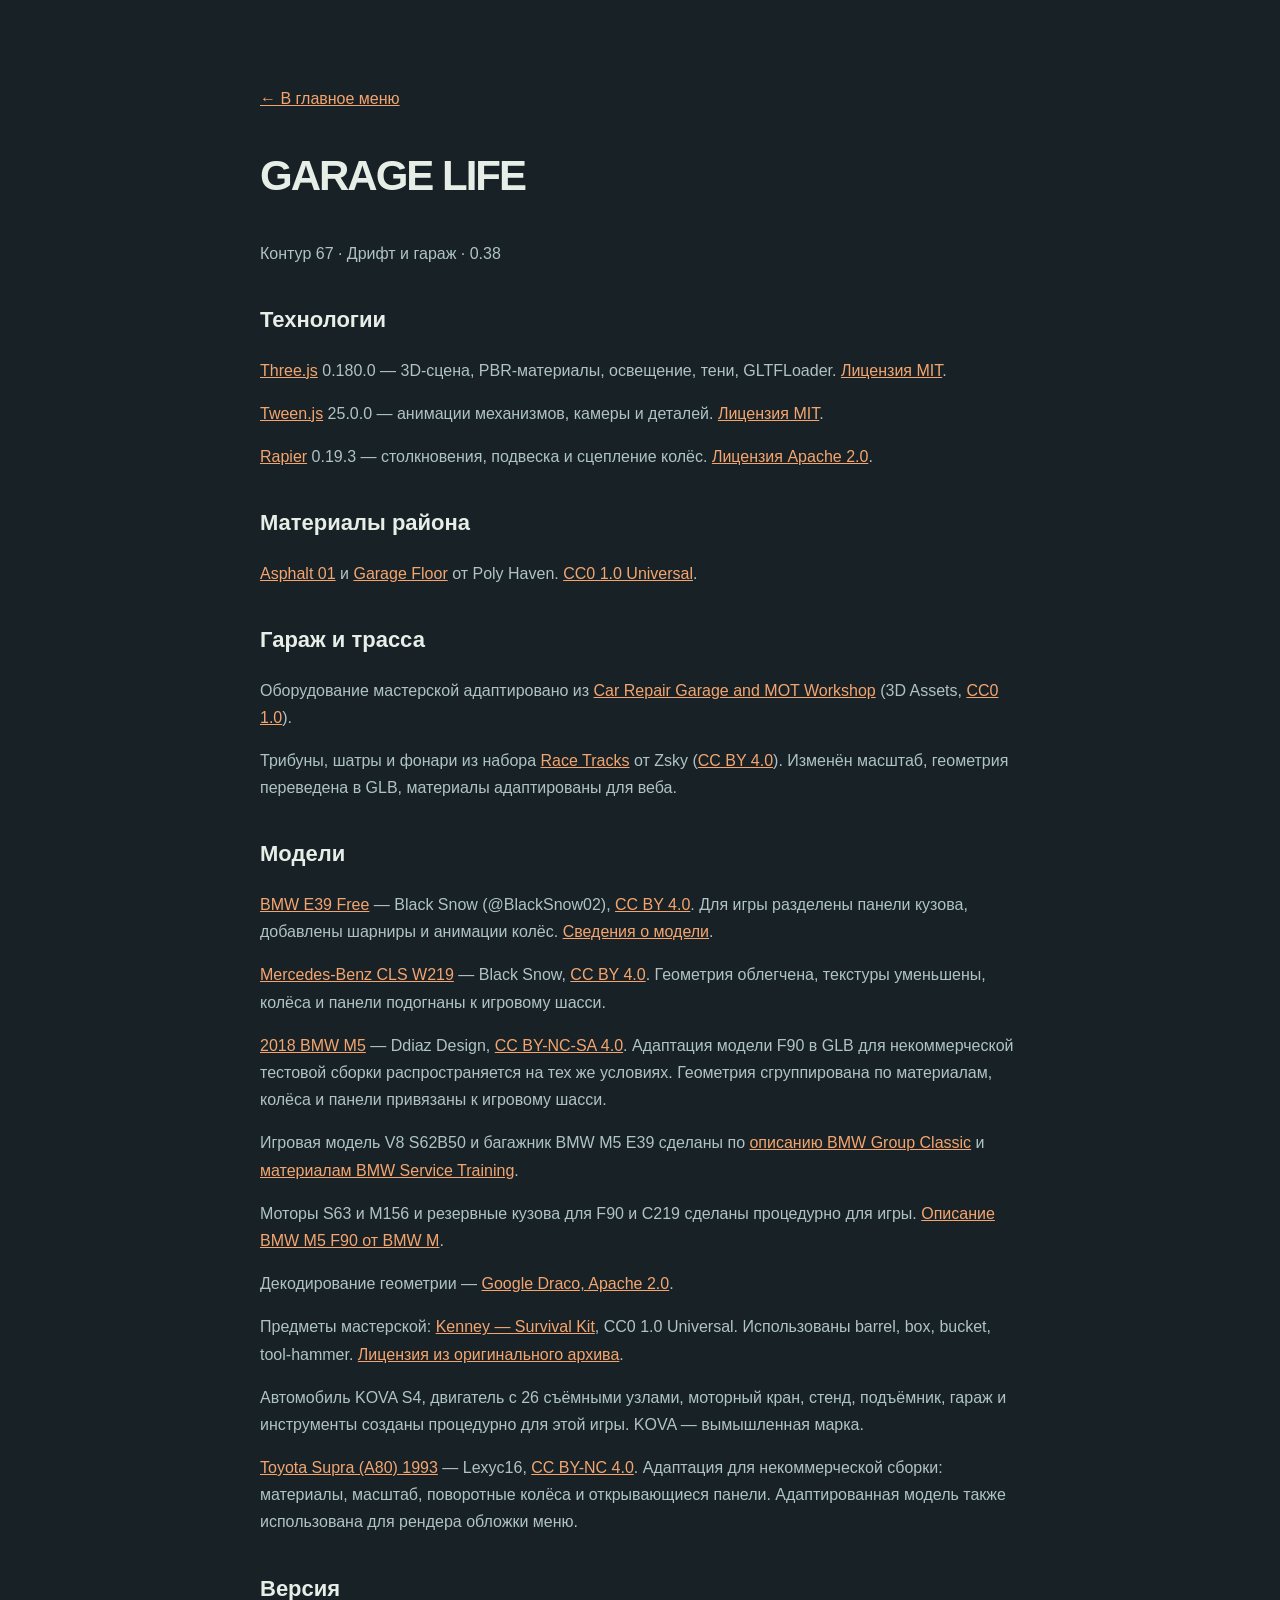
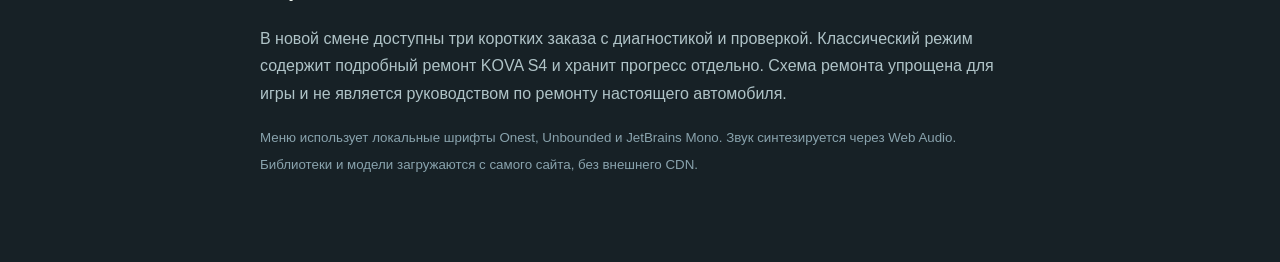
<file: 67/credits.html>
<!doctype html><html lang="ru"><meta charset="utf-8"><meta name="viewport" content="width=device-width,initial-scale=1"><title>GARAGE LIFE — авторы и лицензии</title><style>body{margin:0;background:#172126;color:#e7eee7;font:16px/1.7 Arial,sans-serif}main{max-width:760px;margin:60px auto;padding:25px}h1{font-size:42px;letter-spacing:-2px}h2{margin-top:34px;font-size:22px}a{color:#f4a56f}p{color:#afc3c7}code{font-size:13px}small{color:#89a3ad}</style><main><a href="./index.html">← В главное меню</a><h1>GARAGE LIFE</h1><p>Контур 67 · Дрифт и гараж · 0.38</p><h2>Технологии</h2><p><a href="https://threejs.org/">Three.js</a> 0.180.0 — 3D-сцена, PBR-материалы, освещение, тени, GLTFLoader. <a href="./vendor/three/LICENSE">Лицензия MIT</a>.</p><p><a href="https://tweenjs.github.io/tween.js/">Tween.js</a> 25.0.0 — анимации механизмов, камеры и деталей. <a href="./vendor/tween/LICENSE">Лицензия MIT</a>.</p><p><a href="https://rapier.rs/">Rapier</a> 0.19.3 — столкновения, подвеска и сцепление колёс. <a href="./vendor/rapier/LICENSE">Лицензия Apache 2.0</a>.</p><h2>Материалы района</h2><p><a href="https://polyhaven.com/a/asphalt_01">Asphalt 01</a> и <a href="https://polyhaven.com/a/garage_floor">Garage Floor</a> от Poly Haven. <a href="https://polyhaven.com/license">CC0 1.0 Universal</a>.</p><h2>Гараж и трасса</h2><p>Оборудование мастерской адаптировано из <a href="https://3dassets.dev/assets/car-repair-garage-and-mot-workshop-car-r-1301170d-starter-scene">Car Repair Garage and MOT Workshop</a> (3D Assets, <a href="https://creativecommons.org/publicdomain/zero/1.0/">CC0 1.0</a>).</p><p>Трибуны, шатры и фонари из набора <a href="https://opengameart.org/content/race-tracks">Race Tracks</a> от Zsky (<a href="https://creativecommons.org/licenses/by/4.0/">CC BY 4.0</a>). Изменён масштаб, геометрия переведена в GLB, материалы адаптированы для веба.</p><h2>Модели</h2><p><a href="https://sketchfab.com/3d-models/bmw-e39-free-531a5a93da5d493d9918eb36f011c20d">BMW E39 Free</a> — Black Snow (@BlackSnow02), <a href="https://creativecommons.org/licenses/by/4.0/">CC BY 4.0</a>. Для игры разделены панели кузова, добавлены шарниры и анимации колёс. <a href="./assets/bmw/CREDITS.txt">Сведения о модели</a>.</p><p><a href="https://sketchfab.com/3d-models/mercedes-benz-cls-w219-3b11611c6d06415b82b96495f5f249ce">Mercedes-Benz CLS W219</a> — Black Snow, <a href="https://creativecommons.org/licenses/by/4.0/">CC BY 4.0</a>. Геометрия облегчена, текстуры уменьшены, колёса и панели подогнаны к игровому шасси.</p><p><a href="https://sketchfab.com/3d-models/2018-bmw-m5-785e6ad50fae4df5a4abb6a39fcc6fcc">2018 BMW M5</a> — Ddiaz Design, <a href="https://creativecommons.org/licenses/by-nc-sa/4.0/">CC BY-NC-SA 4.0</a>. Адаптация модели F90 в GLB для некоммерческой тестовой сборки распространяется на тех же условиях. Геометрия сгруппирована по материалам, колёса и панели привязаны к игровому шасси.</p><p>Игровая модель V8 S62B50 и багажник BMW M5 E39 сделаны по <a href="https://www.bmwgroup-classic.com/en/models/bmw-classics/product-description-page.ad-243-1.bmw-m5-e39.html">описанию BMW Group Classic</a> и <a href="https://bmwrepairguide.com/virtual-library/technical-training/ST037-E39-M-Complete-Vehicle.pdf">материалам BMW Service Training</a>.</p><p>Моторы S63 и M156 и резервные кузова для F90 и C219 сделаны процедурно для игры. <a href="https://www.bmw-m.com/en/topics/magazine-article-pool/der-bmw-m5-f90-von-2017.html">Описание BMW M5 F90 от BMW M</a>.</p><p>Декодирование геометрии — <a href="./vendor/draco/LICENSE">Google Draco, Apache 2.0</a>.</p><p>Предметы мастерской: <a href="https://kenney.nl/assets/survival-kit">Kenney — Survival Kit</a>, CC0 1.0 Universal. Использованы barrel, box, bucket, tool-hammer. <a href="./assets/kenney/License.txt">Лицензия из оригинального архива</a>.</p><p>Автомобиль KOVA S4, двигатель с 26 съёмными узлами, моторный кран, стенд, подъёмник, гараж и инструменты созданы процедурно для этой игры. KOVA — вымышленная марка.</p><p><a href="https://sketchfab.com/3d-models/toyota-supra-a80-1993-dd897d7823784bc5893c183c1328e8cb">Toyota Supra (A80) 1993</a> — Lexyc16, <a href="https://creativecommons.org/licenses/by-nc/4.0/">CC BY-NC 4.0</a>. Адаптация для некоммерческой сборки: материалы, масштаб, поворотные колёса и открывающиеся панели. Адаптированная модель также использована для рендера обложки меню.</p><h2>Версия</h2><p>В новой смене доступны три коротких заказа с диагностикой и проверкой. Классический режим содержит подробный ремонт KOVA S4 и хранит прогресс отдельно. Схема ремонта упрощена для игры и не является руководством по ремонту настоящего автомобиля.</p><small>Меню использует локальные шрифты Onest, Unbounded и JetBrains Mono. Звук синтезируется через Web Audio. Библиотеки и модели загружаются с самого сайта, без внешнего CDN.</small></main></html>
</file>
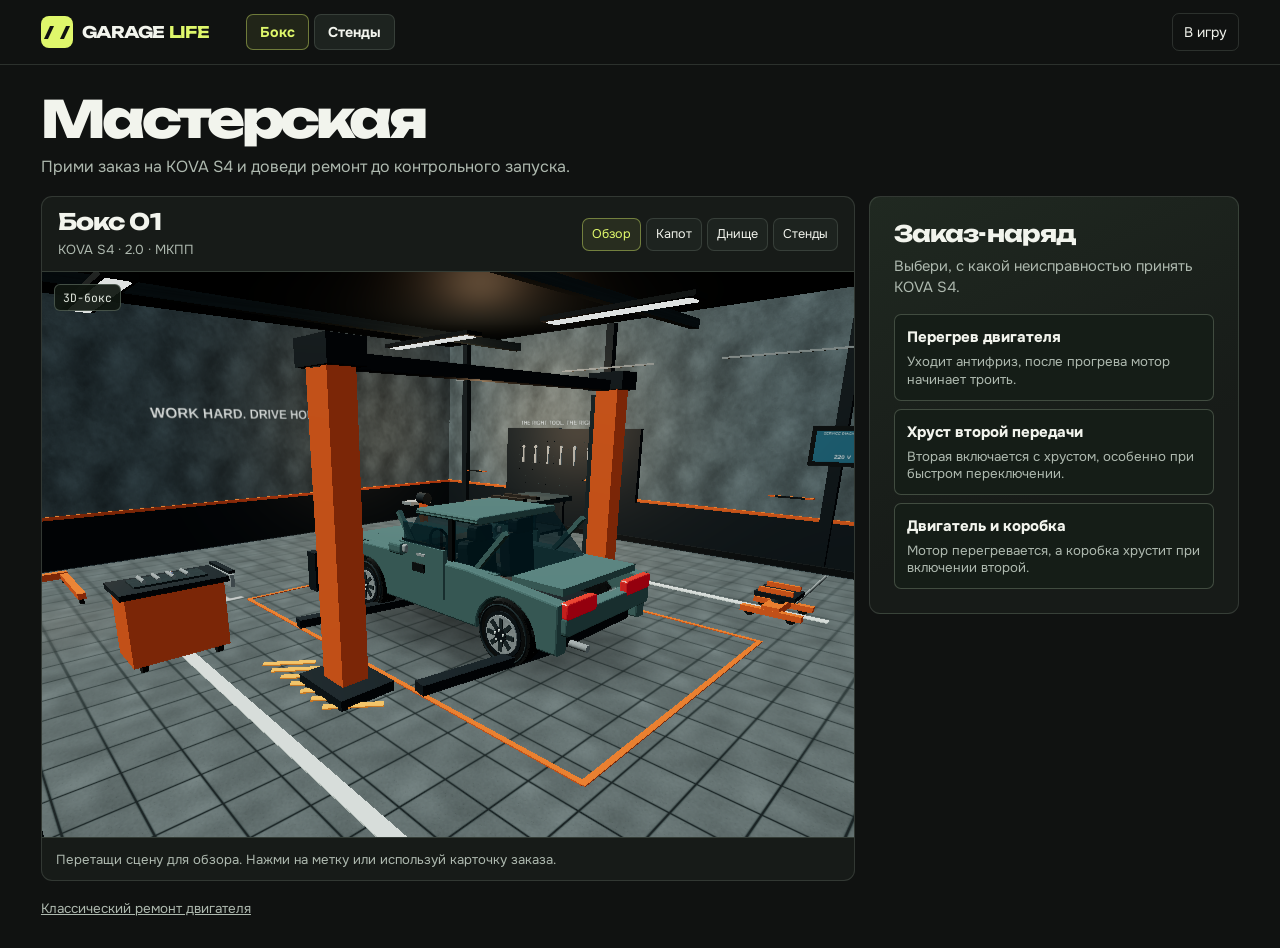
<file: 67/workshop.html>
<!doctype html>
<html lang="ru">
<head>
  <meta charset="utf-8">
  <meta name="viewport" content="width=device-width,initial-scale=1">
  <meta name="theme-color" content="#101211">
  <title>Мастерская — GARAGE LIFE</title>
  <meta name="description" content="Бокс KOVA S4. Сними двигатель или коробку, отремонтируй на стенде и проверь машину после установки.">
  <link rel="stylesheet" href="../2/fonts/fonts.css">
  <link rel="stylesheet" href="./workshop.css?v=041">
  <script type="importmap">{"imports":{"three":"./vendor/three/build/three.module.js","three/addons/":"./vendor/three/addons/"}}</script>
</head>
<body>
  <header class="work-header">
    <div class="work-header-inner">
      <a class="work-brand" href="./" aria-label="GARAGE LIFE, главное меню"><i aria-hidden="true"></i> GARAGE <b>LIFE</b></a>
      <nav aria-label="Разделы мастерской">
        <button type="button" data-view="bay" aria-pressed="true">Бокс</button>
        <button type="button" data-view="benches" aria-pressed="false">Стенды</button>
      </nav>
      <a class="work-back" href="./">В игру</a>
    </div>
  </header>
  <main class="work-main">
    <div class="work-intro">
      <h1>Мастерская</h1>
      <p id="work-intro-text">Прими заказ на KOVA S4 и доведи ремонт до контрольного запуска.</p>
    </div>

    <section id="work-bay" class="bay-layout" aria-label="Бокс KOVA S4">
      <section class="work-panel bay-visual" aria-labelledby="bay-title">
        <header class="bay-header">
          <div><h2 id="bay-title">Бокс 01</h2><p>KOVA S4 · 2.0 · МКПП</p></div>
          <div class="bay-views" role="group" aria-label="Ракурс бокса">
            <button type="button" data-bay-view="overview" aria-pressed="true">Обзор</button>
            <button type="button" data-bay-view="engine" aria-pressed="false">Капот</button>
            <button type="button" data-bay-view="under" aria-pressed="false">Днище</button>
            <button type="button" data-bay-view="stand" aria-pressed="false">Стенды</button>
          </div>
        </header>
        <div class="bay-stage" id="bay-stage">
          <canvas id="bay-canvas" aria-label="3D-бокс KOVA S4. Перетащи для обзора. E выполняет выделенное действие." tabindex="0" hidden></canvas>
          <div id="bay-map" class="bay-map" aria-label="План бокса" hidden>
            <span class="bay-map-lift" aria-hidden="true"></span>
            <span class="bay-map-car" aria-hidden="true"><i></i></span>
            <span class="bay-map-equipment bay-map-engine-stand" aria-hidden="true">Стенд двигателя</span>
            <span class="bay-map-equipment bay-map-gear-stand" aria-hidden="true">Верстак МКПП</span>
            <span class="bay-map-equipment bay-map-desk" aria-hidden="true">Диагностика</span>
            <span class="bay-map-unit" data-map-engine aria-hidden="true">М</span>
            <span class="bay-map-unit" data-map-gearbox aria-hidden="true">К</span>
          </div>
          <span id="bay-render-mode" class="bay-render-mode" role="status">Готовим бокс…</span>
          <button type="button" id="bay-marker" class="bay-marker" hidden></button>
        </div>
        <p class="bay-camera-help" id="bay-camera-help">Перетащи сцену для обзора. Нажми на метку или используй карточку заказа.</p>
      </section>

      <aside class="work-panel bay-order" aria-label="Заказ-наряд">
        <div id="bay-briefing">
          <h2>Заказ-наряд</h2>
          <p class="bay-muted">Выбери, с какой неисправностью принять KOVA S4.</p>
          <div id="bay-orders" class="bay-order-list"></div>
        </div>
        <div id="bay-current" hidden>
          <p class="work-label" id="bay-order-state">ЗАКАЗ В РАБОТЕ</p>
          <h2 id="bay-order-title"></h2>
          <p class="bay-muted" id="bay-order-detail"></p>
          <ol class="bay-phases" id="bay-phases" aria-label="Этапы ремонта"></ol>
          <div class="bay-next">
            <div class="bay-next-top"><h3 id="bay-step-title"></h3><span id="bay-count"></span></div>
            <p id="bay-step-hint"></p>
            <button type="button" class="work-primary" id="bay-action"></button>
          </div>
          <dl class="bay-units" id="bay-units"></dl>
          <p class="bay-result" id="bay-result" role="status" hidden></p>
        </div>
      </aside>
    </section>

    <section id="work-benches" aria-label="Ремонтные стенды" hidden>
      <div class="bench-transfer work-panel" id="bench-transfer" hidden>
        <div><strong id="transfer-order"></strong><p id="transfer-status"></p></div>
        <div><button type="button" id="transfer-back">В бокс</button><button type="button" class="work-primary" id="transfer-release" hidden>Вернуться к установке</button></div>
      </div>
      <div class="bench-picker" id="bench-picker" role="group" aria-label="Выбор стенда">
        <button type="button" data-station="engine" aria-pressed="true"><strong>Двигатель</strong><small>ГБЦ, ГРМ и кривошипный механизм</small><span data-summary></span></button>
        <button type="button" data-station="suspension" aria-pressed="false"><strong>Подвеска</strong><small>Стойка, ступица и тормоз</small><span data-summary></span></button>
        <button type="button" data-station="gearbox" aria-pressed="false"><strong>Коробка передач</strong><small>Шестерни, валы и синхронизаторы</small><span data-summary></span></button>
      </div>
      <div class="workbench">
        <aside class="work-panel inventory" aria-labelledby="inventory-title">
          <div class="inventory-head">
            <h2 id="inventory-title">Детали</h2>
            <label class="sr-only" for="part-search">Поиск детали</label>
            <input type="search" id="part-search" placeholder="Найти деталь" autocomplete="off">
            <div class="filter-tabs" role="group" aria-label="Показывать детали">
              <button type="button" data-filter="all" aria-pressed="true">Все</button>
              <button type="button" data-filter="available" aria-pressed="false">Доступные</button>
              <button type="button" data-filter="removed" aria-pressed="false">Лоток <span id="tray-count">0</span></button>
            </div>
          </div>
          <div id="inventory-list" class="inventory-list"></div>
          <p id="inventory-empty" hidden>В этой выборке пока нет деталей.</p>
        </aside>

        <section class="work-panel model-panel" aria-labelledby="model-title">
          <div class="model-bar">
            <div><h2 id="model-title">Двигатель</h2><p id="model-spec"></p></div>
            <div class="phase-tabs" role="group" aria-label="Этап работы">
              <button type="button" data-phase="strip" aria-pressed="true">Разборка</button>
              <button type="button" data-phase="assemble" aria-pressed="false">Сборка</button>
            </div>
          </div>
          <div class="model-stage" id="model-stage">
            <canvas id="workshop-3d" aria-label="Интерактивная модель узла" hidden></canvas>
            <canvas id="workshop-diagram" aria-label="Интерактивная схема узла" hidden></canvas>
            <span id="model-loading" role="status">Готовим модель…</span>
            <span id="bolt-marker" class="bolt-marker" aria-hidden="true" hidden></span>
            <div class="stage-label"><span id="view-kind"></span><span id="assembly-count"></span></div>
            <div class="stage-actions" role="group" aria-label="Управление моделью">
              <button type="button" id="view-explode" aria-pressed="false">Взрыв-схема</button>
              <button type="button" id="view-isolate" aria-pressed="false">Изолировать</button>
              <button type="button" id="zoom-out" aria-label="Отдалить">−</button>
              <button type="button" id="zoom-in" aria-label="Приблизить">+</button>
              <button type="button" id="view-reset" aria-label="Вернуть камеру" title="Вернуть камеру">⟲</button>
            </div>
          </div>
          <div class="model-footer"><a class="jump-inventory" href="#inventory-title">Список деталей</a><span>Тяни модель для вращения · нажми на деталь, чтобы выбрать</span><a href="./credits.html">Авторы и материалы</a></div>
        </section>

        <aside class="work-panel service" aria-labelledby="service-title">
          <div class="service-top">
            <div><p id="part-group" class="work-label"></p><h2 id="service-title"></h2></div>
            <span id="part-state" class="part-state"></span>
          </div>
          <p id="part-description" class="part-description"></p>
          <div class="part-fasteners" id="fastener-status" hidden>
            <div><strong>Крепёж</strong><span id="fastener-count"></span></div>
            <div id="fastener-grid" aria-label="Состояние крепежа"></div>
          </div>
          <div id="tools-list" class="work-tools" role="group" aria-label="Инструменты"></div>
          <div id="torque-box" class="torque-box" hidden>
            <div><label for="torque-value">Настройка ключа</label><output id="torque-reading" for="torque-value">10 Н·м</output></div>
            <input type="range" id="torque-value" min="5" max="130" value="10" step="1">
            <div><small id="torque-target"></small><button type="button" id="torque-set" hidden>Выставить по карте</button></div>
          </div>
          <p id="tool-status" class="tool-status"></p>
          <div class="operation-actions">
            <button type="button" id="operate-part" class="work-primary">Снять деталь</button>
            <button type="button" id="operate-blocker" hidden>К детали</button>
            <button type="button" id="next-part">Следующая</button>
          </div>
          <p id="part-inspection" class="inspection" hidden></p>
          <button type="button" id="replace-part" hidden>Взять новую деталь</button>
          <p id="service-result" class="service-result" role="status" hidden></p>

          <div class="bench-job">
            <div class="job-title"><h3>Заказ стенда</h3><span id="job-stamp" hidden>Проверено</span></div>
            <p id="job-symptoms"></p>
            <details><summary>Подсказка по диагностике</summary><p id="job-hint"></p></details>
            <div class="job-actions"><button type="button" id="verify-job">Проверить сборку</button><button type="button" id="reset-bench">Сбросить стенд</button></div>
          </div>
        </aside>
      </div>
    </section>

    <footer class="work-footer"><a href="./classic.html">Классический ремонт двигателя</a></footer>
    <noscript><p>Включи JavaScript для работы со стендами.</p></noscript>
  </main>

  <dialog id="reset-workbench" aria-labelledby="reset-title">
    <form method="dialog">
      <h2 id="reset-title">Сбросить этот стенд?</h2>
      <p>Детали вернутся на места, а заказ стенда начнётся заново.</p>
      <div class="operation-actions">
        <button value="cancel" autofocus>Отмена</button><button class="work-primary" value="reset">Сбросить стенд</button>
      </div>
    </form>
  </dialog>
  <script type="module" src="./js/workshop.js?v=041"></script>
</body>
</html>
</file>
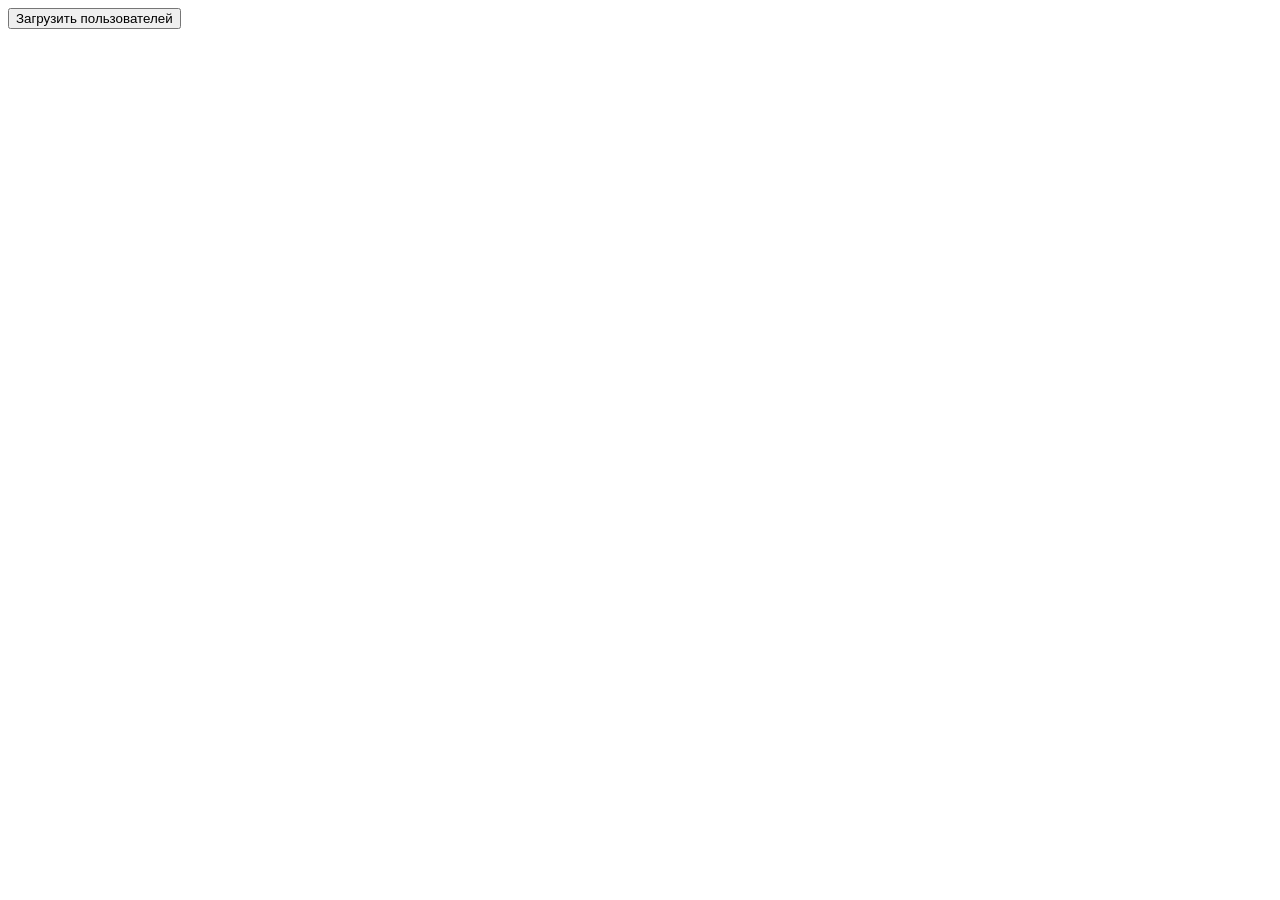
<file: examples/ajax.html>
<!doctype html>
<html lang="ru"><head><meta charset="UTF-8"><title>AJAX</title></head>
<body>
<button id="load">Загрузить пользователей</button>
<p id="status" role="status"></p><ul id="list"></ul>
<script>
document.querySelector("#load").addEventListener("click", async () => {
  const status = document.querySelector("#status");
  const list = document.querySelector("#list");
  list.replaceChildren();
  status.textContent = "Загрузка…";
  try {
    const response = await fetch("users.json");
    if (!response.ok) throw new Error(`HTTP ${response.status}`);
    const users = await response.json();
    if (!Array.isArray(users)) throw new Error("Ожидался массив");
    for (const user of users) {
      const li = document.createElement("li");
      li.textContent = String(user.name ?? "Без имени");
      list.append(li);
    }
    status.textContent = users.length ? "Готово" : "Список пуст";
  } catch (error) {
    status.textContent = `Ошибка загрузки: ${error.message}`;
  }
});
</script></body></html>
</file>
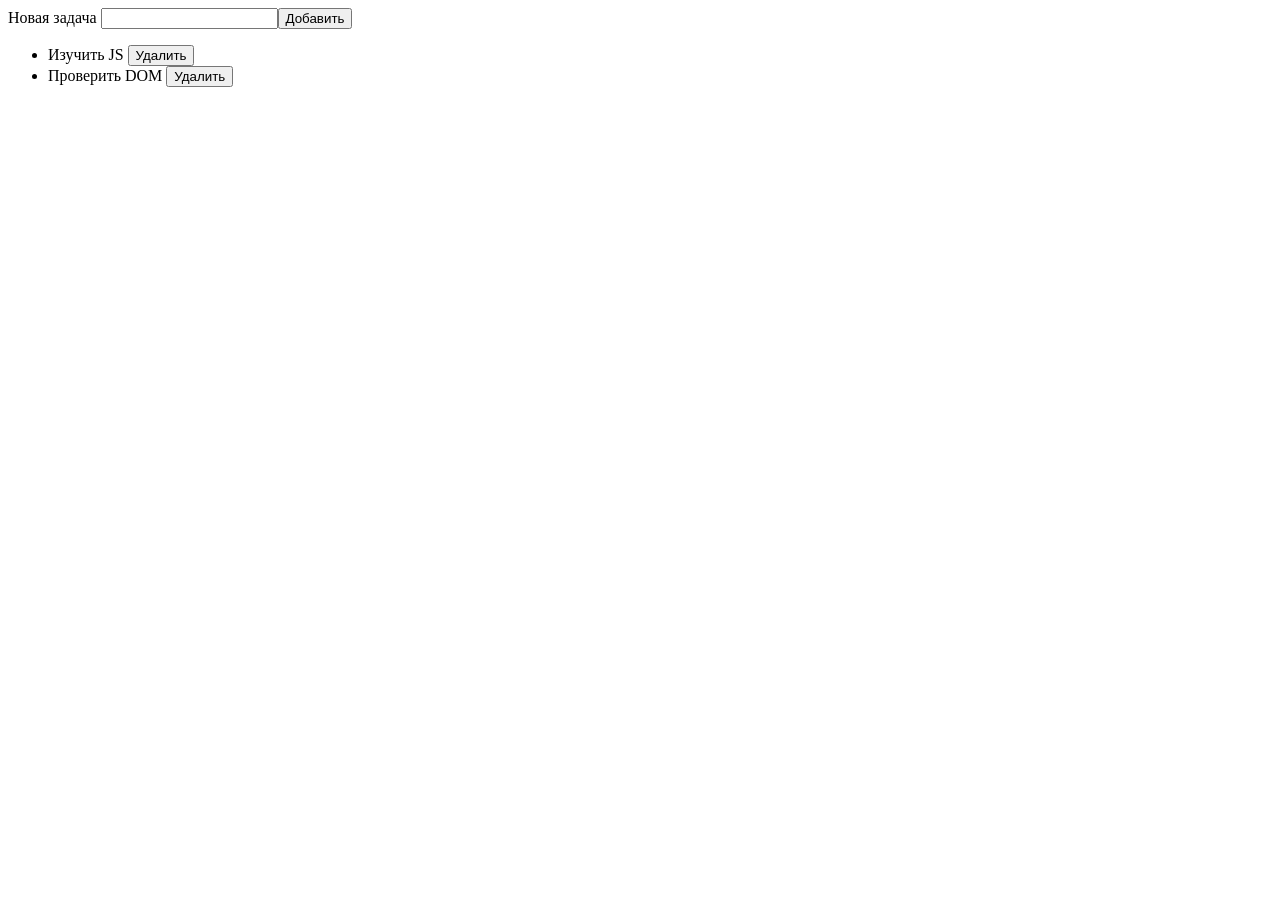
<file: examples/todo.html>
<!doctype html>
<html lang="ru"><head><meta charset="UTF-8"><title>Задачи</title></head>
<body>
<form id="form"><label for="task">Новая задача</label>
<input id="task" required><button>Добавить</button></form>
<ul id="list"></ul>
<script>
const tasks = [{id: 1, text: "Изучить JS"}, {id: 2, text: "Проверить DOM"}];
const list = document.querySelector("#list");
function render() {
  list.replaceChildren();
  for (const task of tasks) {
    const li = document.createElement("li");
    const label = document.createElement("span");
    label.textContent = task.text;
    const remove = document.createElement("button");
    remove.type = "button";
    remove.textContent = "Удалить";
    remove.addEventListener("click", () => {
      tasks.splice(tasks.indexOf(task), 1);
      render();
    });
    li.append(label, " ", remove);
    list.append(li);
  }
}
document.querySelector("#form").addEventListener("submit", event => {
  event.preventDefault();
  const input = document.querySelector("#task");
  const text = input.value.trim();
  if (!text) return;
  tasks.push({id: Date.now(), text});
  input.value = "";
  render();
});
render();
</script></body></html>
</file>
<file: portal/portal.css>
@font-face{font-family:Onest;src:url('/2/fonts/onest-cyrillic.woff2') format('woff2');font-weight:100 900;font-display:swap;unicode-range:U+0400-052F}@font-face{font-family:Onest;src:url('/2/fonts/onest-latin.woff2') format('woff2');font-weight:100 900;font-display:swap}*{box-sizing:border-box}html{scroll-behavior:smooth;scroll-padding-top:30px}body{margin:0;background:#070c15;color:#f1f5fa;font-family:Onest,Arial,sans-serif;-webkit-font-smoothing:antialiased}a{color:inherit;text-decoration:none}button{font:inherit}::selection{background:#b8f66b;color:#070c15}:focus-visible{outline:2px solid #b8f66b;outline-offset:6px}.skip{position:fixed;top:-80px;left:16px;z-index:20;background:#b8f66b;color:#070c15;padding:16px}.skip:focus{top:10px}.shell{max-width:1512px;margin:auto;padding:0 56px;position:relative}.ambient{position:absolute;inset:0 0 auto;height:900px;pointer-events:none;background:radial-gradient(ellipse at 87% 20%,#172c3a50,transparent 50%),radial-gradient(ellipse at 4% 70%,#192e4025,transparent 50%)}.grid{position:absolute;inset:0 0 auto;height:850px;pointer-events:none;background-image:linear-gradient(#adcfff05 1px,transparent 1px),linear-gradient(90deg,#adcfff05 1px,transparent 1px);background-size:72px 72px;mask-image:linear-gradient(#000,transparent)}.header{display:flex;align-items:center;justify-content:space-between;height:108px;border-bottom:1px solid #b4d6ff16}.brand{display:flex;align-items:center;font-size:29px;font-weight:750;letter-spacing:-1.5px}.brand-domain{color:#a2b0c4}.brand-mark{width:17px;height:17px;border-radius:4px;background:#b8f66b;box-shadow:0 0 24px #b8f66b24;margin-right:13px;transform:rotate(-8deg)}nav{display:flex;gap:38px;align-items:center}.nav-projects{font-size:13px;color:#aebcd0}.nav-projects span{font:10px monospace;color:#66768b;margin-left:9px}.contact{display:flex;gap:10px;align-items:center;border:1px solid #3a4b60;border-radius:30px;padding:11px 18px;font-size:13px;transition:background .25s,border-color .25s}.contact svg{width:17px;fill:none;stroke:#bcc8d8;stroke-width:1.5;stroke-linejoin:round}.contact:hover{background:#b8f66b12;border-color:#b8f66b}.external{margin-left:12px;color:#b8f66b}.hero{min-height:415px;position:relative;display:flex;align-items:center}.hero-copy{position:relative;z-index:2;padding:48px 0 40px;pointer-events:none}.hero-copy a{pointer-events:auto}.eyebrow{display:flex;gap:10px;align-items:center;font-size:10px;letter-spacing:2px;color:#99aabd;margin-bottom:26px}.live-dot{display:inline-block;width:6px;height:6px;border-radius:50%;background:#b8f66b;box-shadow:0 0 11px #b8f66b66;flex-shrink:0}h1{font-size:clamp(42px,4.6vw,70px);letter-spacing:-3px;line-height:1.09;font-weight:650;margin:0}.title-line{display:block;overflow:hidden;padding:0 0 7px}.title-line>span{display:inline-block;animation:title-in 1s cubic-bezier(.2,.7,.2,1) both}.title-line:nth-child(2)>span{animation-delay:.14s}.accent{color:#b8f66b;background:linear-gradient(105deg,#cafa90 15%,#b1f268 40%,#dcffbe 50%,#b1f268 60%);background-size:250%;background-clip:text;-webkit-background-clip:text;-webkit-text-fill-color:transparent;animation:title-in 1s cubic-bezier(.2,.7,.2,1) .14s both,shimmer 9s ease-in-out 1.2s infinite!important}.hero-description{color:#8f9eb3;font-size:15px;line-height:1.7;margin:19px 0 23px}.explore{display:inline-flex;align-items:center;gap:12px;font-size:11px;color:#c5cfdd}.down{width:25px;height:25px;display:grid;place-items:center;border:1px solid #33404f;border-radius:50%;color:#b8f66b}.mono{font:9px monospace;letter-spacing:1px;color:#5e7087;margin-left:13px}.entrance{animation:fade-in 1s ease .25s both}.planet-wrap{position:absolute;right:-10px;top:-15px;width:530px;height:450px;pointer-events:none;overflow:hidden;mask-image:linear-gradient(90deg,transparent,#000 17%)}#planet{width:100%;height:100%;display:block}.planet-halo{position:absolute;inset:15% 8%;background:radial-gradient(ellipse,#79c78e10,transparent 65%);filter:blur(22px)}.planet-caption{position:absolute;bottom:61px;left:103px;color:#93ad9b;font:8px monospace;letter-spacing:2px;transform:rotate(-9deg)}.planet-caption i{display:inline-block;width:5px;height:5px;background:#b8f66b;border-radius:50%;margin-right:7px}.planet-coordinate{position:absolute;right:6px;top:50%;font:8px/1.7 monospace;letter-spacing:1px;color:#546c82}.section-heading{display:flex;align-items:center;justify-content:space-between;margin:7px 0 23px}.section-heading h2{font-size:10px;font-weight:500;letter-spacing:1.8px;color:#92a3b9;margin:0}.tiny-cross{color:#b8f66b;font-size:17px;margin-right:10px}.section-note{color:#65778d;font-size:11px}.projects{display:grid;grid-template-columns:repeat(3,minmax(0,1fr));gap:20px}.project{--color:#7bb0ff;border:1px solid #29364b;border-radius:19px;background:linear-gradient(140deg,#101b2a99,#0a111de6);overflow:hidden;position:relative;transition:border-color .3s,box-shadow .3s,transform .3s;animation:fade-in .9s ease .35s both;transform-style:preserve-3d}.project.packet{--color:#b8f66b;animation-delay:.48s}.project.lab{--color:#b5a0ff;animation-delay:.6s}.project:hover{border-color:var(--color);box-shadow:0 0 35px color-mix(in srgb,var(--color) 9%,transparent);transform:translateY(-6px)}.project:before{content:'';position:absolute;inset:0;pointer-events:none;border-radius:inherit;background:radial-gradient(350px circle at var(--mx,50%) var(--my,0%),color-mix(in srgb,var(--color) 9%,transparent),transparent 70%);opacity:0;transition:opacity .3s;z-index:1}.project:hover:before{opacity:1}.preview{height:262px;border-bottom:1px solid #263447;position:relative;overflow:hidden;background:radial-gradient(ellipse at 50% 70%,#203d652e,transparent 70%),#0a1220}.preview-bar{display:flex;align-items:center;justify-content:space-between;padding:16px 18px;color:#6a809e;font:7px monospace;letter-spacing:.8px}.preview-bar>span:first-child{display:flex;gap:4px}.preview-bar i{height:5px;width:5px;border-radius:50%;background:#344860}.preview-bar i:first-child{background:#7bb0ff}.preview-bar>b{font-size:14px;color:#6c7c95;font-weight:400}.preview-bar .mini-brand{font-family:Onest,sans-serif;font-size:11px;font-weight:650;color:#dce6f0;letter-spacing:0}.mini-brand b{color:#b5a0ff}.web-stage{position:relative;width:100%;height:188px;padding-top:8px;perspective:700px}.code-window{width:70%;margin:auto;border:1px solid #35517a;background:#0c1629;border-radius:8px;box-shadow:0 15px 40px #0005;transform:rotateY(-9deg) rotateZ(-4deg);transition:transform .6s}.project:hover .code-window{transform:rotateY(0) rotateZ(0)}.window-label{border-bottom:1px solid #233552;padding:8px 12px;font:8px monospace;color:#95b8f3}.window-label span{float:right;font-size:6px;color:#b8f66b}.code{font:11px/1.8 monospace;color:#b4c5e1;padding:10px 14px}.code small{font-size:8px;color:#3c5575}.code em{font-style:normal;color:#7bb0ff}.code strong{color:#b8f66b;font-weight:400}.code-status{padding:8px 12px;font:5.5px monospace;letter-spacing:.5px;border-top:1px solid #233552;color:#597898}.code-status i{width:4px;height:4px;border-radius:50%;background:#b8f66b;display:inline-block;margin-right:4px}.floating-tag{position:absolute;display:flex;align-items:center;gap:6px;border:1px solid #5079ac80;background:#112440d9;backdrop-filter:blur(8px);border-radius:8px;padding:10px;font:13px monospace;color:#8abaff;box-shadow:0 8px 20px #0004;animation:float 6s ease-in-out infinite}.floating-tag span{font-size:7px;color:#96b4db}.tag-html{left:6%;top:30px;transform:rotate(-8deg)}.tag-css{right:4%;top:95px;animation-delay:-2s;transform:rotate(9deg)}.tag-js{left:15%;bottom:5px;color:#d8df86;padding:8px;animation-delay:-3s}.preview-bottom{position:absolute;bottom:12px;left:18px;right:18px;display:flex;justify-content:space-between;font:6px monospace;letter-spacing:.8px;color:#526d8e}.preview-bottom .live-dot{width:4px;height:4px;margin-right:5px}.packet-preview{background:radial-gradient(ellipse at 50% 65%,#b8f66b08,transparent 60%),#0b1519}.network-stage{position:absolute;inset:34px 0 27px}.network-stage svg{width:100%;height:100%;overflow:visible}.net-grid{stroke:#b8f66b12;fill:none;stroke-width:1}.connections{stroke:#a8dc6e77;fill:none;stroke-width:1;stroke-dasharray:3 5}.network-nodes{fill:#10221b;stroke:#b8f66b;stroke-width:1.3}.net-labels{font:6px monospace;fill:#72996d;text-anchor:middle}.data-particles{fill:#d5ff9f;filter:drop-shadow(0 0 4px #b8f66b)}.network-label{position:absolute;left:20px;top:35px;color:#b8f66b;font-size:16px;font-weight:550;letter-spacing:-.6px}.lab-preview{background:radial-gradient(ellipse at 50% 65%,#6e4acb22,transparent 70%),#101221}.lab-stage{position:absolute;inset:45px 0 20px;perspective:600px}.lab-floor{position:absolute;inset:0;background-image:linear-gradient(#b5a0ff18 1px,transparent 1px),linear-gradient(90deg,#b5a0ff18 1px,transparent 1px);background-size:28px 28px;transform:rotateX(60deg) rotateZ(-25deg) scale(1.4);mask-image:radial-gradient(ellipse,#000,transparent 68%)}.lab-orbit{position:absolute;left:50%;top:43%;width:230px;height:85px;border:1px solid #a28ae544;border-radius:50%;transform:translate(-50%,-50%) rotate(-25deg)}.orbit-two{width:200px;height:100px;transform:translate(-50%,-50%) rotate(35deg);border-style:dashed;opacity:.5}.lab-core{position:absolute;left:50%;top:50%;width:88px;height:90px;transform:translate(-50%,-50%);animation:float 6s ease-in-out infinite}.core-front{position:absolute;left:0;top:15px;width:62px;height:68px;background:linear-gradient(130deg,#866fd8,#322455);border:1px solid #bfa7ff;border-radius:3px;transform:skewY(20deg);box-shadow:0 15px 30px #b5a0ff20;display:flex;flex-direction:column;gap:7px;padding:15px 10px}.core-front span{height:7px;background:#29213f;border-radius:2px;border-bottom:1px solid #b5a0ff77}.core-front span:after{content:'';display:block;width:3px;height:3px;background:#b8f66b;border-radius:50%;margin:2px 4px}.core-top{position:absolute;left:15px;top:-7px;width:61px;height:30px;background:linear-gradient(120deg,#cdbdff,#7964c2);transform:skewY(20deg) skewX(-46deg);border:1px solid #cbb8ff}.core-side{position:absolute;left:61px;top:13px;width:28px;height:68px;background:linear-gradient(90deg,#493971,#241c3c);transform:skewY(-35deg);border:1px solid #9278c9;border-radius:2px}.lab-satellite{position:absolute;width:38px;height:38px;border:1px solid #7e66b8;border-radius:10px;display:grid;place-items:center;font-size:20px;background:#1d1933;color:#c7b5ff;box-shadow:0 0 25px #9a74ff15;animation:float 7s ease-in-out infinite}.sat-one{left:17%;top:25px;transform:rotate(-12deg)}.sat-two{right:16%;top:90px;animation-delay:-3s;transform:rotate(12deg)}.lab-badge{position:absolute;bottom:8px;left:50%;transform:translateX(-50%);font:6px monospace;letter-spacing:1px;color:#b5a0ff;border:1px solid #705d9b66;background:#18152b;padding:6px 10px;border-radius:20px;white-space:nowrap}.lab-badge i{display:inline-block;width:4px;height:4px;background:#b5a0ff;border-radius:50%;margin-right:4px}.project-content{padding:24px}.project-meta{display:flex;justify-content:space-between;align-items:center;font:7px monospace;letter-spacing:.6px;color:#768ba6;gap:8px}.project-meta i{font-style:normal;margin:0 5px;color:#45566e}.category{color:var(--color);font:8px Onest,sans-serif;letter-spacing:1px}h3{display:flex;justify-content:space-between;align-items:center;font-size:32px;letter-spacing:-1.3px;font-weight:600;margin:18px 0 9px}h3>span{font-size:25px;font-weight:300;color:var(--color);opacity:0;transform:translate(-8px,8px);transition:opacity .3s,transform .3s}.project:hover h3>span,.project:focus-visible h3>span{opacity:1;transform:none}.project-content p{color:#91a0b5;font-size:12px;line-height:1.7;margin:0}.project-footer{margin-top:25px;padding-top:19px;border-top:1px solid #34435a66;display:flex;align-items:center;justify-content:space-between;gap:8px}.tags{font-size:8px;color:#75869e}.tags i{font-style:normal;margin:0 4px;color:#465a72}.open-project{font-size:10px;color:var(--color);display:flex;gap:10px;align-items:center}.open-project>span{width:26px;height:26px;border:1px solid color-mix(in srgb,var(--color) 40%,transparent);border-radius:50%;display:grid;place-items:center;transition:background .3s,color .3s}.project:hover .open-project>span{background:var(--color);color:#080e15}.connect{display:flex;align-items:center;justify-content:space-between;padding:33px 0 31px;margin-top:25px;border-bottom:1px solid #2a384b;border-top:1px solid #1d2a3c}.connect>div{display:flex;align-items:center;gap:14px}.connect .tiny-cross{font-size:29px}.connect p{font-size:14px;margin:0}.connect p>span{display:block;color:#72849b;font-size:11px;margin-top:5px}.connect>a{font-size:12px;color:#cbd5e3}.connect>a span{color:#b8f66b;font-size:18px;margin-left:22px}.connect>a:hover{color:#b8f66b}footer{display:flex;justify-content:space-between;align-items:center;gap:20px;padding:25px 0 29px;color:#5f738b;font-size:9px}footer i{font-style:normal;margin:0 8px}footer>div{display:flex;align-items:center;gap:24px}.footer-location{font:8px monospace;letter-spacing:1px}#clock{margin-left:7px;color:#a2b0c1}#motion-toggle{border:0;background:none;color:#8294ac;display:flex;align-items:center;gap:8px;font-size:9px;cursor:pointer;padding:6px 0}#motion-toggle:hover{color:#b8f66b}.motion-icon{color:#b8f66b;font-size:12px}.paused *,.paused *:before,.paused *:after{animation-play-state:paused!important}.paused .project{transform:none!important}.paused{scroll-behavior:auto}.paused .project,.paused h3>span{transition:none}.paused .entrance,.paused .project,.paused .title-line>span{opacity:1;translate:none}.paused .title-line>span{transform:none} @keyframes title-in{from{transform:translateY(110%);opacity:0}to{transform:translateY(0);opacity:1}}@keyframes fade-in{from{opacity:0;translate:0 18px}to{opacity:1;translate:0 0}}@keyframes float{0%,100%{translate:0 -4px}50%{translate:0 5px}}@keyframes shimmer{0%,55%,100%{background-position:100%}80%{background-position:0%}}
@media(min-width:1550px){.hero{min-height:455px}.planet-wrap{width:600px;height:480px}.preview{height:282px}.web-stage{padding-top:17px}.network-stage{inset:35px 0}.lab-stage{inset:50px 0 30px}}
@media(max-width:1100px){.shell{padding:0 30px}.hero{min-height:390px}.planet-wrap{right:-30px;opacity:.7;width:470px;mask-image:linear-gradient(90deg,transparent,#000 60%)}.projects{gap:13px}.project-content{padding:20px 16px}.project-meta{font-size:6px;letter-spacing:0}.category{font-size:7px}.preview{height:235px}.preview-bar{padding:14px 12px}.preview-bar>span:nth-child(2){font-size:5px}.web-stage{scale:.9;transform-origin:50% 15%}.code-window{width:78%}.network-label{font-size:12px;left:15px}.lab-orbit{width:190px}.project-footer{gap:5px}.tags{font-size:7px}.open-project{font-size:9px;gap:6px}h3{font-size:28px}.project-content p{font-size:11px}.desktop-break{display:none}}
@media(max-width:760px){.shell{padding:0 22px}.header{height:83px}.brand{font-size:25px}.brand-mark{width:14px;height:14px}.nav-projects{display:none}.contact{padding:9px 12px;font-size:11px}.external{margin-left:3px}.hero{min-height:405px}.hero-copy{padding-top:45px;max-width:100%}.eyebrow{font-size:8px;letter-spacing:1.4px;margin-bottom:26px}h1{font-size:clamp(33px,7.9vw,59px);letter-spacing:-1.8px}.hero-description{font-size:13px;line-height:1.8}.planet-wrap{width:350px;height:350px;top:-10px;right:-22px;opacity:.35;mask-image:linear-gradient(90deg,transparent,#000 85%)}.planet-coordinate,.planet-caption{display:none}.hero-copy{width:100%}.section-note{display:none}.section-heading{margin-top:0}.section-heading h2{font-size:9px}.projects{grid-template-columns:1fr;gap:20px;max-width:510px;margin:auto}.preview{height:265px}.preview-bar{padding:17px 20px}.preview-bar>span:nth-child(2){font-size:7px}.web-stage{scale:1;padding-top:13px}.code-window{width:68%;max-width:280px}.floating-tag{padding:12px}.tag-html{left:12%}.tag-css{right:11%}.tag-js{left:21%}.network-label{font-size:17px;left:24px}.lab-orbit{width:250px}.project-content{padding:23px}.project-meta{font-size:7px;letter-spacing:.6px}.category{font-size:8px}h3{font-size:32px}.project-content p{font-size:13px}.tags{font-size:9px}.open-project{font-size:11px}.open-project>span{width:30px;height:30px}.project h3>span{opacity:1;transform:none}.connect{padding:27px 0;margin-top:25px}.connect>div{gap:0}.connect .tiny-cross{font-size:24px}.connect p{font-size:12px}.connect p>span{font-size:9px}.connect>a{font-size:10px;max-width:140px}.connect>a span{margin-left:8px}footer{align-items:flex-start;padding:21px 0;font-size:8px}footer>div{flex-direction:column;align-items:flex-end;gap:8px}.footer-location{font-size:7px}footer i{margin:0 4px}.project:hover{transform:none}}
@media(prefers-reduced-motion:reduce){html{scroll-behavior:auto}*,*:before,*:after{animation:none!important;transition:none!important}.project:hover{transform:none}.entrance,.project,.title-line>span{opacity:1;transform:none}}
</file>
<file: 2/fonts/fonts.css>
/* cyrillic */
@font-face {
  font-family: 'JetBrains Mono';
  font-style: normal;
  font-weight: 100 800;
  font-display: swap;
  src: url(./jetbrains-mono-cyrillic.woff2) format('woff2');
  unicode-range: U+0301, U+0400-045F, U+0490-0491, U+04B0-04B1, U+2116;
}
/* latin */
@font-face {
  font-family: 'JetBrains Mono';
  font-style: normal;
  font-weight: 100 800;
  font-display: swap;
  src: url(./jetbrains-mono-latin.woff2) format('woff2');
  unicode-range: U+0000-00FF, U+0131, U+0152-0153, U+02BB-02BC, U+02C6, U+02DA, U+02DC, U+0304, U+0308, U+0329, U+2000-206F, U+20AC, U+2122, U+2191, U+2193, U+2212, U+2215, U+FEFF, U+FFFD;
}
/* cyrillic */
@font-face {
  font-family: 'Onest';
  font-style: normal;
  font-weight: 100 900;
  font-display: swap;
  src: url(./onest-cyrillic.woff2) format('woff2');
  unicode-range: U+0301, U+0400-045F, U+0490-0491, U+04B0-04B1, U+2116;
}
/* latin */
@font-face {
  font-family: 'Onest';
  font-style: normal;
  font-weight: 100 900;
  font-display: swap;
  src: url(./onest-latin.woff2) format('woff2');
  unicode-range: U+0000-00FF, U+0131, U+0152-0153, U+02BB-02BC, U+02C6, U+02DA, U+02DC, U+0304, U+0308, U+0329, U+2000-206F, U+20AC, U+2122, U+2191, U+2193, U+2212, U+2215, U+FEFF, U+FFFD;
}
/* cyrillic */
@font-face {
  font-family: 'Unbounded';
  font-style: normal;
  font-weight: 200 900;
  font-display: swap;
  src: url(./unbounded-cyrillic.woff2) format('woff2');
  unicode-range: U+0301, U+0400-045F, U+0490-0491, U+04B0-04B1, U+2116;
}
/* latin */
@font-face {
  font-family: 'Unbounded';
  font-style: normal;
  font-weight: 200 900;
  font-display: swap;
  src: url(./unbounded-latin.woff2) format('woff2');
  unicode-range: U+0000-00FF, U+0131, U+0152-0153, U+02BB-02BC, U+02C6, U+02DA, U+02DC, U+0304, U+0308, U+0329, U+2000-206F, U+20AC, U+2122, U+2191, U+2193, U+2212, U+2215, U+FEFF, U+FFFD;
}
</file>
<file: 2/world.css>
:root{color-scheme:dark;--ink:#080d15;--white:#f3f4ef;--muted:#9ca9b9;--acid:#d4ff53;--lilac:#b8a2ff;--line:#ffffff24;--display:'Unbounded',sans-serif;--body:'Onest',sans-serif;--mono:'JetBrains Mono',monospace}*{box-sizing:border-box}html,body{margin:0;width:100%;height:100%;overflow:hidden}body{background:var(--ink);color:var(--white);font:14px var(--body);-webkit-font-smoothing:antialiased}button,a,input,select{-webkit-tap-highlight-color:transparent}button,input,select{font:inherit;color:inherit}button{border:0;background:none;cursor:pointer}button:disabled{opacity:.4;cursor:default}button:focus-visible,a:focus-visible{outline:2px solid var(--acid);outline-offset:5px}button[hidden],[hidden]{display:none!important}input{min-width:0}a{color:inherit}#world{position:fixed;inset:0;z-index:0}#world canvas{display:block;width:100%;height:100%;touch-action:none}.vignette{position:fixed;inset:0;pointer-events:none;z-index:1;background:linear-gradient(90deg,#080d15e8 0%,#080d15a8 34%,transparent 67%),linear-gradient(0deg,#080d15ed 0%,transparent 22%,transparent 75%,#080d1566)}body:not([data-mode=home]) .vignette{background:linear-gradient(0deg,#080d15fa,transparent 65%),linear-gradient(180deg,#080d15ba,transparent 25%)}.grain{position:fixed;inset:0;pointer-events:none;opacity:.025;z-index:3;background-image:url("data:image/svg+xml,%3Csvg viewBox='0 0 180 180' xmlns='http://www.w3.org/2000/svg'%3E%3Cfilter id='n'%3E%3CfeTurbulence type='fractalNoise' baseFrequency='.9' numOctaves='3' stitchTiles='stitch'/%3E%3C/filter%3E%3Crect width='100%25' height='100%25' opacity='.8' filter='url(%23n)'/%3E%3C/svg%3E")}main{position:relative;z-index:4;pointer-events:none}main button,main input,main select{pointer-events:auto}.masthead{position:fixed;top:0;left:0;width:100%;padding:28px 3.6%;display:flex;align-items:center;justify-content:space-between;gap:24px;z-index:10}.logo{display:flex;align-items:center;gap:10px;font:700 23px var(--display);letter-spacing:-1.5px;padding:0}.logo svg{width:29px;height:29px;fill:none;stroke:var(--acid);stroke-width:2}.logo>span{font:8px var(--mono);letter-spacing:1px;max-width:70px;line-height:1.8;margin-left:7px;padding-left:13px;border-left:1px solid var(--line);text-align:left}.masthead nav{display:flex;gap:38px}.nav-item{font-size:12px;padding:8px 0;display:flex;align-items:center;gap:18px}.nav-item span{color:#a8b2c2;font:9px var(--mono)}.nav-item:hover{color:var(--acid)}.header-right{display:flex;align-items:center;gap:15px}.live{font:8px var(--mono);letter-spacing:1.4px;color:#afbac8}.live:before{content:'';display:inline-block;width:5px;height:5px;background:var(--acid);border-radius:50%;margin-right:9px;box-shadow:0 0 13px var(--acid)}.round{width:35px;height:35px;border:1px solid var(--line);border-radius:50%;position:relative;display:grid;place-items:center;font-size:16px}.round:hover{border-color:var(--acid);color:var(--acid)}.slash{position:absolute;width:20px;height:1px;background:#fff;transform:rotate(-45deg)}.eyebrow{font:9px var(--mono);letter-spacing:2px;color:#b8c3cf;display:flex;align-items:center;gap:12px}.dash{width:26px;height:1px;background:var(--acid)}.hero{position:absolute;top:clamp(145px,24vh,250px);left:5.7vw;pointer-events:none}.hero-title{font:500 clamp(46px,6.7vw,112px)/1.18 var(--display);letter-spacing:-.07em;margin:24px 0;perspective:700px}.hero-title>span{display:block}.hero-title .hollow{color:var(--acid)}.title-dot{color:var(--lilac)}.hero-desc{font-size:15px;line-height:1.85;color:#b0b8c5;margin:24px 0 30px}.hero-actions{display:flex;align-items:center;gap:28px}.button{display:inline-flex;align-items:center;justify-content:space-between;gap:32px;padding:19px 25px;min-height:56px;border-radius:3px;font:500 12px var(--body);transition:transform .2s,box-shadow .2s}.lime{color:#151c09;background:var(--acid)}.lime:hover{box-shadow:0 0 35px #d4ff5333;transform:translateY(-3px)}.arrow{font-size:24px;line-height:16px}.quiet{font-size:11px;color:#d1d7df;padding:10px 0;display:inline-flex;align-items:center;gap:15px}.quiet:hover{color:var(--acid)}.hero-foot{display:flex;gap:24px;margin-top:47px;align-items:center}.hero-foot>span{font:8px/1.8 var(--mono);letter-spacing:.8px;color:#7f8c9f;border-right:1px solid var(--line);padding-right:24px}.hero-foot>span:last-child{border-right:0}.hero-foot i{font:400 23px var(--display);font-style:normal;margin-right:7px;color:#dbe3d5}.hero-annotation{position:fixed;right:6%;bottom:19%;z-index:4;display:flex;align-items:center;gap:20px;pointer-events:none}.hero-annotation b{display:block;font:9px var(--mono);letter-spacing:2px;color:var(--acid)}.hero-annotation div>span{display:block;margin-top:9px;font-size:10px;color:#a4b2bf}.hero-annotation i{font-size:24px;font-style:normal;color:var(--acid)}.cross{color:var(--acid);font-size:28px;font-weight:200}.world-footer{position:fixed;bottom:0;left:3.6%;right:3.6%;height:67px;border-top:1px solid var(--line);display:flex;align-items:center;justify-content:space-between;gap:24px;z-index:8;font:8px var(--mono);letter-spacing:1px;color:#8c9bad}.world-footer button{font:inherit;letter-spacing:inherit;color:inherit;padding:9px 0}.world-footer button:hover{color:var(--acid)}#bottomExplore{color:var(--white);display:flex;gap:22px;align-items:center}#bottomExplore span{color:var(--acid);font-size:16px;animation:scrollHint 2s infinite}.live-dot{display:inline-block;width:5px;height:5px;background:var(--acid);border-radius:50%;margin-right:8px;box-shadow:0 0 12px #d4ff5388}.coordinate{font-size:8px;color:#5b6b81}.glass{background:#0a111cdb;backdrop-filter:blur(20px);border:1px solid #a9c0d328;border-radius:8px;box-shadow:0 15px 50px #0003}.journey-top{position:fixed;top:114px;left:4%;right:4%;display:flex;align-items:center;justify-content:space-between}.back-link{font-size:10px;color:#a8b9ca;padding:10px 0}.chapter-dots{display:flex;gap:7px}.chapter-dots button{height:3px;width:42px;background:#6b7c8944;padding:0;transition:.4s}.chapter-dots button.active{background:var(--acid);box-shadow:0 0 12px #d4ff5355}.mono{font:9px var(--mono);color:#99abba;letter-spacing:2px}.journey-caption{position:fixed;bottom:117px;left:5.7vw;max-width:650px;pointer-events:auto}.journey-caption h2{font:400 clamp(27px,3.5vw,56px)/1.25 var(--display);letter-spacing:-2px;margin:16px 0;color:var(--white)}.journey-caption p{font:14px/1.85 var(--body);color:#adbdce;max-width:520px;margin:16px 0 24px}.journey-actions{display:flex;gap:23px;align-items:center}.journey-actions .button{min-height:48px;padding:15px 23px}.journey-badge{position:fixed;right:5%;top:50%;display:flex;align-items:center;gap:15px;font:9px var(--mono);letter-spacing:2px;writing-mode:vertical-rl;color:#b7c6d1}.journey-badge i{width:6px;height:6px;background:var(--acid);border-radius:50%;box-shadow:0 0 20px var(--acid)}.lab-topline{position:fixed;left:4%;right:4%;top:115px;display:flex;align-items:center;justify-content:space-between;gap:24px}.lab-topline h2{font:400 21px var(--display);letter-spacing:-1px;margin:12px 0}.lab-topline h2>.live-tag{font:9px var(--mono);color:var(--acid);letter-spacing:1px;margin-left:12px}.lab-top-actions{display:flex;gap:25px}.lab-inspector{position:fixed;top:205px;right:3.6%;width:245px;padding:22px;pointer-events:auto}.lab-inspector .eyebrow{font-size:7px;letter-spacing:1px;justify-content:space-between}.lab-inspector h3{font:400 16px/1.4 var(--display);letter-spacing:-.5px}.lab-inspector p{font-size:11px;line-height:1.8;color:#a4b6c7}.lab-inspector label{display:block;font:9px var(--mono);color:#8da1b5;margin-top:17px}.lab-inspector input{width:100%;font:11px var(--mono);background:#050a12;border:1px solid #ffffff26;border-radius:4px;padding:10px;margin-top:8px;outline:none}.lab-inspector input:focus{border-color:var(--acid)}.lab-inspector button{display:block;width:100%;text-align:left;font-size:10px;padding:12px 0;border-bottom:1px solid #ffffff15}.lab-inspector button:hover{color:var(--acid)}.lab-inspector .danger{color:#e6999e}.lab-inspector small{display:block;font-size:9px;line-height:1.8;color:#6f8598;margin-top:15px}.lab-status{position:fixed;left:4%;top:205px;font:9px var(--mono);padding:13px 17px;display:flex;align-items:center;max-width:60vw}.lab-status b{margin-left:25px;font-weight:400;font-size:8px;color:#7c94a8}.lab-toolbar{position:fixed;bottom:112px;left:50%;transform:translateX(-50%);display:flex;align-items:center;gap:16px;padding:13px 17px;white-space:nowrap;pointer-events:auto}.add-group{display:flex;align-items:center;gap:12px}.add-group>span{font:7px var(--mono);letter-spacing:1px;color:#718598;margin-right:4px}.add-group button{font:22px var(--body);color:#c5d5df;padding:0 6px}.add-group button small{display:block;font:8px var(--body);margin-top:4px;color:#7d94a8}.add-group button:hover,.tool-button:hover{color:var(--acid)}.toolbar-divider{height:32px;width:1px;background:var(--line)}.tool-button{font-size:20px;padding:5px}.tool-button span{display:block;font:8px var(--body);margin-top:4px}.tool-button.active{color:var(--acid)}.lab-toolbar .button{min-height:43px;padding:12px 17px;gap:10px}.lab-hint{position:fixed;bottom:84px;left:50%;transform:translateX(-50%);font:8px var(--mono);color:#8092a4;white-space:nowrap}.node-label{position:fixed;transform:translate(-50%,-50%);font:9px var(--mono);color:#dae5eb;background:#070f18bf;border:1px solid #99c7db33;border-radius:4px;padding:7px 10px;pointer-events:auto;cursor:pointer;white-space:nowrap;backdrop-filter:blur(6px);transition:color .2s,border-color .2s}.node-label:hover,.node-label.selected{color:var(--acid);border-color:#d4ff5388}.node-label small{display:block;font-size:7px;margin-top:4px;color:#7f9caa}#labels{position:fixed;inset:0;pointer-events:none;z-index:3}body:not([data-mode=lab]) .node-label{opacity:0;pointer-events:none}.settings{position:fixed;right:3.6%;top:88px;z-index:30;width:260px;padding:22px;pointer-events:auto}.settings label{display:flex;justify-content:space-between;gap:15px;font-size:11px;align-items:center;margin:22px 0}.settings select{font-size:10px;background:#1c2736;border:1px solid #ffffff22;padding:6px;border-radius:4px}.settings input{accent-color:var(--acid)}.settings button{padding:12px 0;font-size:11px;color:var(--acid)}.settings p{font-size:10px;line-height:1.7;color:#8b9aad}.terminal{position:fixed;left:4%;bottom:215px;z-index:12;width:min(500px,90vw);padding:20px;pointer-events:auto}.terminal>div{display:flex;align-items:center;justify-content:space-between}.terminal button{font-size:22px}.terminal pre{height:170px;overflow:auto;white-space:pre-wrap;font:10px/1.9 var(--mono);color:#c2e79e}.terminal form{display:flex;gap:12px;align-items:center;border-top:1px solid var(--line);padding-top:12px;color:var(--acid)}.terminal input{background:none;border:0;outline:none;font:11px var(--mono);width:100%}#toast{position:fixed;left:50%;top:100px;transform:translate(-50%,-15px);background:var(--acid);color:#162004;font-size:12px;padding:14px 24px;border-radius:5px;max-width:90vw;text-align:center;opacity:0;pointer-events:none;z-index:200;transition:.3s}#toast.show{opacity:1;transform:translate(-50%,0)}#webglError{position:fixed;right:7%;top:32%;max-width:340px;padding:30px;pointer-events:auto}#webglError h2{font-family:var(--display);font-size:20px}#webglError p{line-height:1.8;color:var(--muted);font-size:12px}#loading{position:fixed;inset:0;z-index:1000;display:flex;align-items:center;justify-content:center;flex-direction:column;background:var(--ink);gap:24px;transition:opacity .6s}#loading.done{opacity:0;pointer-events:none}#loading>div{font:8px var(--mono);letter-spacing:3px;color:#9baebf}.loader-logo{font:500 90px var(--display);letter-spacing:-18px;color:var(--acid)}.loader-logo>span{color:var(--lilac);font-size:65px}.load-track{height:1px;width:180px;background:#ffffff18;overflow:hidden}.load-track i{display:block;height:1px;width:50%;background:var(--acid);animation:load 1s infinite}.active-control{color:var(--acid)!important}.learning-overlay{pointer-events:auto}@keyframes load{from{transform:translateX(-100%)}to{transform:translateX(300%)}}@keyframes scrollHint{50%{transform:translateY(5px)}}
@media(max-width:1100px){.masthead nav{gap:24px}.live{display:none}.hero-title{font-size:7.5vw}.hero-annotation{right:5%;bottom:19%;max-width:250px}.hero-annotation div>span{font-size:8px}.lab-toolbar{gap:10px}.lab-inspector{width:215px}.lab-top-actions{gap:12px}.lab-topline h2{font-size:18px}.coordinate{display:none}.hero-foot{margin-top:32px}}@media(max-height:760px) and (min-width:701px){.hero{top:22vh}.hero-title{font-size:6.7vw;margin:18px 0}.hero-desc{margin:15px 0 20px;font-size:13px}.hero-foot{margin-top:25px}.button{min-height:48px;padding:15px 22px}.lab-inspector{top:180px;padding:18px}.lab-inspector small{font-size:8px}.lab-inspector p{margin:8px 0}.lab-inspector button{padding:9px 0}.lab-inspector label{margin-top:10px}.lab-topline{top:100px}.lab-status{top:180px}}@media(max-width:700px){.masthead{padding:22px 6%;gap:10px;flex-wrap:wrap}.logo{font-size:19px}.logo svg{width:24px;height:24px}.logo>span{font-size:6px;max-width:55px;margin-left:0;padding-left:9px}.header-right{gap:9px}.round{width:30px;height:30px;font-size:14px}.masthead nav{position:absolute;top:82px;left:6%;right:6%;justify-content:space-between;gap:15px}.nav-item{font-size:10px;gap:12px}.nav-item span{font-size:7px}.hero{top:22vh;left:6%;right:6%}.hero-title{font-size:clamp(31px,8.5vw,58px);letter-spacing:-.065em;margin:20px 0}.hero .eyebrow{font-size:7px;letter-spacing:1.2px}.hero-desc{font-size:12px;margin:22px 0 24px}.hero-actions{gap:18px;flex-wrap:wrap}.hero-actions .button{font-size:11px;padding:16px 20px;gap:25px;min-height:49px}.quiet{font-size:10px}.hero-foot{gap:12px;margin-top:33px}.hero-foot>span{font-size:6px;padding-right:12px}.hero-foot i{font-size:19px}.hero-annotation{bottom:18%;right:8%;gap:12px}.hero-annotation div>span{display:none}.hero-annotation b{font-size:7px}.hero-annotation .cross{font-size:20px}.vignette{background:linear-gradient(180deg,#080d1533,#080d1566 20%,#080d1511 60%,#080d15dd),linear-gradient(90deg,#080d1599,transparent)}.world-footer{left:6%;right:6%;height:63px;font-size:6px;letter-spacing:.3px;gap:10px}.world-footer #worldLocation{max-width:112px;line-height:1.8}.world-footer #bottomExplore{display:none}.world-footer button{font-size:7px}.journey-top{top:132px;left:6%;right:6%}.chapter-dots{gap:4px}.chapter-dots button{width:17px}.back-link{font-size:8px}.journey-top .mono{font-size:7px;letter-spacing:1px}.journey-caption{left:6%;right:6%;bottom:98px;max-width:none}.journey-caption h2{font-size:27px;letter-spacing:-1px}.journey-caption p{font-size:12px;line-height:1.8}.journey-caption .eyebrow{font-size:7px}.journey-actions{gap:14px}.journey-actions .quiet{font-size:9px;max-width:100px;text-align:left}.journey-actions .button{padding:14px 18px;font-size:11px;gap:24px}.journey-badge{top:30%;font-size:7px;right:6%}.lab-topline{top:134px;left:6%;right:6%;display:block}.lab-topline h2{font-size:16px;margin:9px 0}.lab-topline .eyebrow{font-size:7px}.lab-topline h2>.live-tag{font-size:7px;margin-left:5px}.lab-top-actions{gap:20px}.lab-top-actions .quiet{font-size:9px}.lab-status{top:225px;left:6%;right:6%;max-width:none;padding:10px;font-size:7px}.lab-status b{font-size:6px;margin-left:auto}.lab-inspector{top:auto;bottom:185px;right:6%;width:185px;padding:13px;background:#0a111cea}.lab-inspector .eyebrow{font-size:6px}.lab-inspector h3{font-size:12px;margin:9px 0}.lab-inspector p,.lab-inspector small{display:none}.lab-inspector label{font-size:8px;margin-top:8px}.lab-inspector input{font-size:9px;padding:7px;margin-top:5px}.lab-inspector button{font-size:8px;padding:8px 0}.lab-inspector #deviceActions{display:flex;gap:8px}.lab-toolbar{bottom:90px;left:6%;right:6%;transform:none;gap:8px;padding:10px;flex-wrap:wrap;justify-content:space-between;border-radius:8px}.add-group{gap:6px}.add-group>span{display:none}.add-group button{font-size:20px;padding:0 4px}.add-group button small{font-size:6px}.toolbar-divider{display:none}.tool-button{font-size:18px;padding:3px}.tool-button span{font-size:6px}.lab-toolbar .button{font-size:10px;padding:10px;min-height:35px;gap:5px}.lab-hint{display:none}#followBtn{order:5}#labToolbar #pauseBtn{order:6}#terminalBtn{order:7}.terminal{bottom:185px;left:6%;width:88vw;padding:15px}.terminal pre{height:170px;font-size:9px}.settings{top:125px;right:6%}.node-label{font-size:7px;padding:5px 7px}.node-label small{font-size:6px}.hero-annotation i{display:none}#toast{top:122px;font-size:10px;width:max-content;max-width:88vw}.journey-caption .round{flex-shrink:0}#webglError{left:6%;right:6%;top:55%;padding:20px}body[data-mode=lab] .world-footer{height:60px}}@media(prefers-reduced-motion:reduce){*{animation:none!important;transition:none!important}}
#inspector #hideInspector{position:absolute;right:9px;top:7px;width:20px;height:22px;padding:0;border:0;font-size:17px;text-align:center;color:#9ca9b9}#inspector .eyebrow{padding-right:18px}#nodeConnections{max-height:100px;overflow:auto}.connection-link{color:#bbd7a0}body[data-mode=lab] .vignette{background:linear-gradient(0deg,#080d15dd,transparent 35%),linear-gradient(180deg,#080d15a0,transparent 30%)}
html[data-motion=reduced] *{animation:none!important;scroll-behavior:auto!important}.settings a{display:block;font-size:10px;line-height:1.8;color:#b4c999;margin-top:14px}

.lab-topline h2.lab-title{font:550 clamp(20px,2.1vw,30px)/1.35 var(--display);letter-spacing:-1.5px;position:relative;margin-top:12px}
#labTitle{font:inherit;letter-spacing:inherit;display:inline-block;perspective:600px;color:#f2f6ed}
#labTitle:after{content:'';position:absolute;left:0;bottom:-9px;width:70px;height:2px;background:linear-gradient(90deg,var(--acid),#b8a2ff,transparent);transform-origin:left;animation:labSignal 6s ease-in-out infinite}
.lab-title>.live-tag{display:inline-flex;align-items:center;gap:6px}
.lab-title>.live-tag:before{content:'';height:4px;width:4px;border-radius:50%;background:var(--acid);box-shadow:0 0 12px #d4ff53;animation:labBeat 2.5s ease-in-out infinite}
.lab-top-actions .quiet{position:relative}.lab-top-actions .quiet:after{content:'';height:1px;position:absolute;bottom:3px;left:0;right:0;background:var(--acid);transform:scaleX(0);transform-origin:left;transition:transform .35s}.lab-top-actions .quiet:hover:after{transform:scaleX(1)}
@keyframes labSignal{0%,100%{transform:scaleX(.7);opacity:.35}45%,65%{transform:scaleX(2.4);opacity:1}}
@keyframes labBeat{0%,100%{opacity:.45}50%{opacity:1}}
@media(max-width:700px){.lab-topline h2.lab-title{font-size:18px;letter-spacing:-.8px}.lab-top-actions{gap:12px}.lab-top-actions .quiet{font-size:8px}#deviceActions{flex-wrap:wrap}#deviceActions #focusNode{width:100%;flex-basis:100%}.lab-title>.live-tag{font-size:6px!important}.lab-inspector{max-height:45vh;overflow:auto}}
@media(max-width:700px){.lab-top-actions{gap:9px;flex-wrap:wrap}.lab-top-actions .quiet{font-size:7px}.lab-status{top:232px}.lab-title>.live-tag{margin-left:6px!important}}
/* Expressive masthead: animated identity, illuminated navigation and tactile controls. */
.masthead{padding:22px 3.6%;isolation:isolate;background:linear-gradient(180deg,#080d15db,#080d1555);backdrop-filter:blur(14px);border-bottom:1px solid #c5d4e218;box-shadow:0 10px 45px #0002}
.masthead:after{content:'';position:absolute;bottom:-1px;left:0;width:28%;height:1px;background:linear-gradient(90deg,transparent,#d4ff53,#b8a2ff,transparent);animation:headerSignal 12s ease-in-out infinite;pointer-events:none}
.logo{font-size:29px;letter-spacing:-1.8px;transition:filter .4s,transform .4s}.logo:hover{filter:drop-shadow(0 0 14px #d4ff5340);transform:translateY(-2px)}
.logo svg{width:38px;height:38px;filter:drop-shadow(0 0 8px #d4ff5344);overflow:visible}.logo svg path{stroke-dasharray:105;animation:identitySignal 8s ease-in-out infinite;transform-origin:center}
.logo>span{font-size:8px;letter-spacing:1.4px;line-height:1.9;border-left-color:#d4ff5355;max-width:78px}
.masthead nav{gap:8px;padding:5px;border:1px solid #ffffff15;border-radius:40px;background:#0a122b55;box-shadow:inset 0 1px 0 #ffffff08}
.nav-item{position:relative;padding:14px 23px;border-radius:30px;font-size:13px;font-weight:550;letter-spacing:.2px;gap:18px;overflow:hidden;transition:background .3s,color .3s,transform .3s}
.nav-item:before{content:'';position:absolute;inset:0;pointer-events:none;background:linear-gradient(110deg,transparent 25%,#d4ff531c 48%,transparent 72%);transform:translateX(-130%);transition:transform .7s}
.nav-item:hover:before{transform:translateX(130%)}.nav-item:hover{background:#d4ff5310;color:#d4ff53;transform:translateY(-2px)}.nav-item span{transition:transform .3s,color .3s}.nav-item:hover span{transform:translate(2px,-2px);color:#d4ff53}
body[data-mode=story] #exploreNav,body[data-mode=lab] #labNav{background:#d4ff5317;color:#d4ff53;box-shadow:inset 0 0 0 1px #d4ff5333}
.header-right{gap:12px}.header-right .round{width:40px;height:40px;background:#101c2b77;border-color:#9cafc333;transition:transform .35s,box-shadow .35s,border-color .35s}.header-right .round:hover{transform:rotate(-8deg) scale(1.08);box-shadow:0 0 24px #d4ff5322;border-color:#d4ff53}
.live{font-size:8px;letter-spacing:1.7px}.live:before{animation:headerBeacon 3s ease-in-out infinite}
@keyframes headerSignal{0%,100%{transform:translateX(-95%);opacity:.15}50%{transform:translateX(350%);opacity:.8}}
@keyframes identitySignal{0%,100%{stroke-dashoffset:0;opacity:1}45%{stroke-dashoffset:105;opacity:.5}70%{stroke-dashoffset:210;opacity:1}}
@keyframes headerBeacon{0%,100%{box-shadow:0 0 4px #d4ff5355;opacity:.5}50%{box-shadow:0 0 15px #d4ff53aa;opacity:1}}
@media(max-width:1100px){.masthead nav{gap:2px}.nav-item{padding:12px 15px;font-size:11px}.live{display:none}.logo{font-size:24px}.logo svg{width:31px;height:31px}}
@media(max-width:700px){.masthead{height:121px;padding:17px 6%;align-content:flex-start}.logo{font-size:22px;gap:8px}.logo svg{width:28px;height:28px}.logo>span{font-size:6px;max-width:60px}.header-right .round{height:32px;width:32px}.masthead nav{top:72px;left:6%;right:6%;padding:3px;gap:0}.nav-item{padding:10px 13px;font-size:10px;gap:9px;flex:1;justify-content:center}.nav-item span{font-size:6px}.masthead:after{width:35%}}
html[data-motion=reduced] .masthead *,html[data-motion=reduced] .masthead:after{animation:none!important;transition:none!important}
@media(prefers-reduced-motion:reduce){.masthead *, .masthead:after{animation:none!important;transition:none!important}}
</file>
<file: 2/learning.css>
.learn-shell{--ink:#080d15;--paper:#edf0e9;--acid:#d4ff53;--violet:#b8a2ff;--dust:#8d98aa;--rule:#ffffff20;--display:Unbounded,sans-serif;--body:Onest,Arial,sans-serif;--mono:'JetBrains Mono',monospace;position:fixed;inset:0;margin:0;width:100%;height:100%;max-width:none;max-height:none;padding:0;border:0;background:radial-gradient(ellipse at 90% 0%,#25213d 0%,transparent 45%),var(--ink);color:var(--paper);font:15px var(--body);overflow:hidden}.learn-shell::backdrop{background:#080d15}.learn-shell *{box-sizing:border-box}.learn-shell button,.learn-shell input{font:inherit}.learn-shell button{cursor:pointer}.learn-shell button:focus-visible,.learn-shell a:focus-visible{outline:2px solid var(--acid);outline-offset:5px}.learn-shell button:disabled{cursor:default}.learn-shell a{color:inherit}.learn-shell h1,.learn-shell h2,.learn-shell h3,.learn-shell p{margin:0}.learn-shell button{border:0;background:none;color:inherit}.learn-shell em{font-style:normal;color:var(--acid)}.learn-header{height:100px;display:flex;align-items:center;gap:30px;padding:0 4.5%;border-bottom:1px solid var(--rule);background:#080d15b3;backdrop-filter:blur(20px)}.learn-wordmark{font:800 26px var(--display)!important;text-align:left;letter-spacing:-1px;line-height:1!important}.learn-wordmark span{display:block;font:8px var(--mono);letter-spacing:2.5px;color:var(--dust);margin-top:9px}.learn-header nav{display:flex;gap:28px;justify-content:center;flex:1}.learn-header nav button{font:12px var(--body);padding:14px 0;position:relative;color:#a3adbc}.learn-header nav button.is-active{color:var(--acid)}.learn-header nav button.is-active:after{content:'';position:absolute;bottom:5px;left:0;right:0;height:2px;background:var(--acid)}.learn-progress{display:flex;align-items:center;gap:10px}.learn-progress-num{font:26px var(--display);color:var(--acid)}.learn-progress>span:last-child{font:7px/1.8 var(--mono);letter-spacing:1px;color:var(--dust)}.learn-close{width:45px;height:45px;border:1px solid #ffffff40!important;border-radius:50%;font-size:25px!important;transition:background .2s,transform .3s}.learn-close:hover{background:var(--acid);color:var(--ink);transform:rotate(90deg)}.learn-scroll{height:calc(100% - 100px);overflow-y:auto;overscroll-behavior:contain;scroll-behavior:smooth}.learn-content{max-width:1500px;margin:auto;padding:0 7%}.learn-kicker{font:9px/1.7 var(--mono);letter-spacing:2px;color:var(--dust)}.learn-kicker i{display:inline-block;width:6px;height:6px;background:var(--acid);border-radius:50%;box-shadow:0 0 12px #d4ff5380;margin-right:10px}.learn-hero{padding:70px 0 50px;position:relative;overflow:hidden;isolation:isolate}.learn-hero h1{font:500 clamp(40px,6.5vw,96px)/1.2 var(--display);letter-spacing:-4px;margin:32px 0}.learn-hero-bottom{display:flex;justify-content:space-between;align-items:flex-end;gap:25px;max-width:950px}.learn-hero-bottom p{font-size:16px;line-height:1.7;color:#a4afbf}.learn-mono{font:8px/1.8 var(--mono);letter-spacing:1px;color:var(--dust)}.learn-orbit{position:absolute;width:350px;height:350px;right:-40px;top:35px;z-index:-1;perspective:500px;opacity:.45}.learn-orbit span{position:absolute;inset:20px;border:1px solid #b8a2ff70;border-radius:50%;transform:rotateY(60deg) rotateX(25deg)}.learn-orbit span:nth-child(2){transform:rotateY(-40deg) rotateX(60deg)}.learn-orbit span:nth-child(3){transform:rotateY(15deg) rotateX(-30deg)}.learn-orbit b{position:absolute;inset:140px 0 auto;text-align:center;font:15px var(--mono);color:var(--violet)}.learn-course-toolbar{display:flex;align-items:center;justify-content:space-between;padding:30px 0 18px;border-bottom:1px solid var(--rule);gap:20px}.learn-search{display:flex;align-items:center;gap:10px;border-bottom:1px solid #ffffff40;padding:6px 0}.learn-search>span{font-size:25px;color:var(--acid)}.learn-search input{background:none;border:0;outline:0;color:var(--paper);font-size:12px;width:210px;padding:6px}.learn-search input:focus{box-shadow:0 1px var(--acid)}.learn-search input::placeholder{color:var(--dust)}.learn-chapter{display:grid;grid-template-columns:95px 1fr 70px 50px;width:100%;text-align:left;border-bottom:1px solid var(--rule)!important;padding:28px 0;align-items:center;gap:15px;transition:padding .3s,background .3s}.learn-chapter:hover{padding-left:20px;padding-right:20px;background:linear-gradient(90deg,#d4ff530b,transparent)}.learn-chapter-no{font:30px var(--display);color:#566072;transition:color .3s}.learn-chapter:hover .learn-chapter-no{color:var(--acid)}.learn-chapter-main h2{font:400 clamp(16px,1.6vw,23px)/1.45 var(--display);letter-spacing:-.5px;margin:8px 0}.learn-chapter-main p{font-size:13px;color:var(--dust);line-height:1.6}.learn-chapter .learn-kicker{font-size:8px}.learn-chapter-time{font:9px var(--mono);color:var(--dust)}.learn-chapter-arrow{display:grid;place-items:center;width:42px;height:42px;border:1px solid #ffffff30;border-radius:50%;font-size:20px;transition:transform .3s,background .3s}.learn-chapter:hover .learn-chapter-arrow{transform:rotate(45deg);background:var(--acid);color:var(--ink);border-color:var(--acid)}.learn-chapter-arrow.is-complete{color:var(--acid);border-color:#d4ff5360}.learn-empty{padding:40px 0;color:var(--dust)}.learn-course-note{display:flex;align-items:center;gap:25px;padding:45px 0}.learn-course-note>span{font-size:45px;color:var(--violet)}.learn-course-note p{max-width:550px;font-size:14px;color:var(--dust);line-height:1.8}.learn-link{font:11px var(--body)!important;padding:10px 0!important;text-decoration:none;color:var(--acid)!important;white-space:nowrap}.learn-link:hover{text-decoration:underline}.learn-course-note .learn-link{margin-left:auto}.learn-footer{max-width:1500px;margin:35px auto 0;border-top:1px solid var(--rule);padding:25px 7%;display:flex;justify-content:space-between;align-items:center;gap:20px}.learn-footer>span{font:8px var(--mono);letter-spacing:1.6px;color:var(--dust)}.learn-footer button{font:11px var(--body);color:var(--acid)}.learn-footer button span{margin-left:18px}.learn-reader-top{display:flex;justify-content:space-between;align-items:center;padding:32px 0;border-bottom:1px solid var(--rule);gap:20px}.learn-reader{display:grid;grid-template-columns:220px minmax(0,1fr);gap:65px;padding-top:40px}.learn-reader-aside{align-self:start;position:sticky;top:25px}.learn-giant-number{font:90px/1 var(--display);letter-spacing:-8px;color:#ffffff15}.learn-reader-aside>.learn-kicker{margin-top:15px;color:var(--violet)}.learn-toc{margin:35px 0}.learn-toc a{display:flex;gap:10px;font:9px/1.7 var(--mono);padding:12px 0;border-bottom:1px solid var(--rule);color:#68788c;text-decoration:none}.learn-toc a span{font:11px/1.7 var(--body);color:#a7b2c0}.learn-toc a:hover span{color:var(--acid)}.learn-practice-btn{font-size:10px!important;width:100%;display:flex;justify-content:space-between;padding:15px!important;border:1px solid #d4ff5350!important;border-radius:3px;color:var(--acid)!important}.learn-reader-body{max-width:780px;min-width:0;padding-bottom:20px}.learn-reader-body h1{font:400 clamp(27px,3vw,45px)/1.35 var(--display);letter-spacing:-1.5px}.learn-lead{font-size:17px!important;line-height:1.8!important;color:var(--dust);margin-top:20px!important}.learn-reader-body blockquote{border-left:2px solid var(--violet);margin:35px 0;padding:18px 24px;background:linear-gradient(90deg,#b8a2ff10,transparent);font-size:16px;line-height:1.85;color:#d4cfec}.learn-reader-body blockquote span{display:block;font:8px var(--mono);letter-spacing:2px;color:var(--violet);margin-bottom:10px}.learn-prose{margin:40px 0;scroll-margin-top:25px}.learn-prose h2{font:400 20px/1.5 var(--display);letter-spacing:-.5px;margin:12px 0 15px}.learn-prose p{font:16px/1.95 var(--body);color:#b9c2cf}.learn-source{display:flex;gap:20px;align-items:center;flex-wrap:wrap;border-top:1px solid var(--rule);border-bottom:1px solid var(--rule);padding:20px 0;margin:35px 0}.learn-source a{font:11px var(--mono);color:var(--violet);text-underline-offset:4px}.learn-check{padding:28px;border:1px solid #d4ff5340;background:linear-gradient(135deg,#d4ff5306,#080d1500);border-radius:5px}.learn-check h2{font:400 19px/1.6 var(--display);margin:15px 0 25px;letter-spacing:-.5px}.learn-options{display:grid;gap:10px}.learn-option{width:100%;display:flex;align-items:center;gap:18px;text-align:left;padding:18px!important;border:1px solid #ffffff30!important;border-radius:3px;transition:border-color .25s,background .25s,transform .25s}.learn-option>span{font:11px var(--mono);color:var(--dust);border:1px solid #ffffff25;display:grid;place-items:center;width:30px;height:30px;flex-shrink:0}.learn-option b{font:400 14px/1.7 var(--body);flex:1}.learn-option i{font-style:normal;font-size:18px;color:var(--dust)}.learn-option:not(:disabled):hover{border-color:var(--acid)!important;background:#d4ff5307;transform:translateX(3px)}.learn-option.is-correct{border-color:var(--acid)!important;background:#d4ff5310}.learn-option.is-correct>span{color:var(--acid);border-color:#d4ff5370}.learn-option.is-wrong{border-color:#ff8d9b!important;background:#ff8d9b10}.learn-feedback{font-size:12px;line-height:1.9;color:var(--dust);margin-top:20px!important}.learn-reader-next{display:flex;justify-content:space-between;align-items:center;gap:18px;margin-top:30px}.learn-solid{display:inline-flex;align-items:center;justify-content:space-between;gap:25px;background:var(--acid)!important;color:var(--ink)!important;font:600 12px var(--body)!important;padding:17px 23px!important;border-radius:3px;transition:background .2s,transform .2s}.learn-solid:hover{background:#e4ff94!important;transform:translateY(-2px)}.learn-solid[hidden]{display:none!important}.learn-quiz-intro{padding-bottom:80px}.learn-quiz-intro h1{font-size:clamp(45px,7vw,105px)}.learn-quiz-stat{display:flex;align-items:center;gap:20px;margin:35px 0}.learn-quiz-stat>span{font:45px var(--display);color:var(--acid);letter-spacing:-3px}.learn-quiz-stat small{font:20px var(--display);color:#596173;margin-left:9px;letter-spacing:-1px}.learn-quiz-stat p{font:8px/1.9 var(--mono);letter-spacing:1px;color:var(--dust)}.learn-quiz-scene{max-width:960px;padding:60px 0 65px;position:relative;isolation:isolate}.learn-quiz-scene>.learn-kicker{display:flex;gap:15px;flex-wrap:wrap}.learn-quiz-scene>.learn-kicker span{color:#5c6c81}.learn-quiz-line{display:flex;gap:7px;margin:25px 0 45px}.learn-quiz-line i{height:3px;flex:1;background:#ffffff20}.learn-quiz-line i.is-done{background:var(--acid)}.learn-quiz-line i.is-now{background:var(--violet);box-shadow:0 0 15px #b8a2ff60}.learn-question-number{position:absolute;right:-25px;top:65px;font:240px var(--display);color:#ffffff04;letter-spacing:-20px;pointer-events:none;z-index:-1}.learn-quiz-scene h1{font:400 clamp(24px,3vw,40px)/1.55 var(--display);letter-spacing:-1px;margin-bottom:35px}.learn-quiz-scene .learn-option{padding:22px!important}.learn-answer-result{min-height:50px;margin:22px 0}.learn-answer-result strong{color:var(--acid);font-size:15px}.learn-answer-result p{color:#a7b4c6;font-size:14px;line-height:1.8;margin-top:9px}.learn-quiz-finish{padding:60px 0 80px;max-width:900px}.learn-score{font:clamp(100px,15vw,210px)/1.1 var(--display);letter-spacing:-12px;color:var(--acid);margin:35px 0 20px}.learn-score span{font:30px var(--display);color:#566174;letter-spacing:-1px;margin-left:20px}.learn-quiz-finish h1{font:400 clamp(30px,4vw,55px)/1.3 var(--display);letter-spacing:-2px;margin-bottom:25px}.learn-quiz-finish>p{font:16px/1.9 var(--body);color:var(--dust);max-width:620px}.learn-finish-actions{display:flex;gap:25px;align-items:center;flex-wrap:wrap;margin-top:35px}.learn-tools-hero{padding:60px 0 35px}.learn-tools-hero h1{font:400 clamp(35px,4.8vw,70px)/1.3 var(--display);letter-spacing:-3px;margin:25px 0}.learn-tools-hero>p{font-size:15px;line-height:1.8;color:var(--dust)}.learn-tool-tabs{display:flex;border-bottom:1px solid var(--rule);gap:35px;padding:15px 0}.learn-tool-tabs button{font:10px var(--mono);color:var(--dust);padding:12px 0}.learn-tool-tabs button.is-active{color:var(--acid)}.learn-tool-stage{padding:45px 0;display:grid;grid-template-columns:1fr 1.2fr;gap:70px;min-height:550px}.learn-tool-explain h2{font:400 clamp(25px,3vw,39px)/1.45 var(--display);letter-spacing:-1.5px;margin:20px 0}.learn-tool-explain>p{font:14px/1.9 var(--body);color:var(--dust);max-width:400px}.learn-tool-footnote{font-size:10px!important;border-top:1px solid var(--rule);margin-top:30px!important;padding-top:20px}.learn-cidr-form{margin:0 0 25px}.learn-cidr-form label{display:block;font:8px var(--mono);letter-spacing:1.5px;color:var(--dust);margin-bottom:12px}.learn-cidr-form>div{display:flex;border-bottom:1px solid var(--acid);padding-bottom:12px;gap:10px}.learn-cidr-form input{flex:1;min-width:0;border:0;background:none;color:var(--paper);font:clamp(16px,2vw,26px) var(--mono)!important;outline:none}.learn-cidr-form input:focus{color:var(--acid)}.learn-cidr-form button{font-size:28px!important;color:var(--acid)!important;padding:0 8px!important}.learn-bits{display:grid;grid-template-columns:repeat(16,1fr);gap:4px;margin:25px 0}.learn-bits span{display:grid;place-items:center;aspect-ratio:.8;font:10px var(--mono);border-radius:2px}.learn-bits .network-bit{background:#d4ff5320;color:var(--acid)}.learn-bits .host-bit{background:#b8a2ff20;color:var(--violet)}.learn-address-count{display:flex;align-items:baseline;flex-wrap:wrap;gap:14px;margin:25px 0}.learn-address-count strong{font:clamp(25px,3.5vw,46px) var(--display);letter-spacing:-2px;color:var(--acid)}.learn-address-count>span{font:8px var(--mono);color:var(--dust);letter-spacing:1px}.learn-subnet-output dl{margin:0}.learn-subnet-output dl>div{display:flex;justify-content:space-between;border-top:1px solid var(--rule);gap:25px;padding:15px 0}.learn-subnet-output dt{font:11px/1.8 var(--body);color:var(--dust)}.learn-subnet-output dd{font:12px/1.8 var(--mono);text-align:right;margin:0}.learn-bit-legend{display:flex;gap:20px;font:8px var(--mono);margin-top:20px;flex-wrap:wrap}.learn-bit-legend>span:first-child{color:var(--acid)}.learn-bit-legend>span:last-child{color:var(--violet)}.learn-error{font:13px/1.8 var(--body);color:#ff9cab}.learn-osi-stack{perspective:900px;padding:15px 15px 25px 30px}.learn-osi-stack button{display:flex;align-items:center;gap:20px;width:100%;padding:20px 25px;margin:6px 0;border:1px solid #b8a2ff35!important;background:linear-gradient(120deg,#b8a2ff0c,#b8a2ff18);transform:rotateX(10deg) rotateY(-12deg);transform-origin:100% 50%;box-shadow:7px 10px 0 #02050a50;transition:transform .35s,background .35s,border-color .35s;text-align:left}.learn-osi-stack button>span{font:15px var(--mono);color:var(--violet)}.learn-osi-stack button>b{font:400 13px var(--display);flex:1}.learn-osi-stack button>i{font-style:normal;color:var(--violet)}.learn-osi-stack button:hover,.learn-osi-stack button.is-active{transform:translateX(-20px) rotateX(10deg) rotateY(-12deg);background:var(--acid);color:var(--ink);border-color:var(--acid)!important}.learn-osi-stack button.is-active>span,.learn-osi-stack button.is-active>i{color:#3d5214}.learn-osi-description{margin-top:28px;border-left:2px solid var(--acid);padding:4px 0 4px 18px}.learn-osi-description h3{font:500 19px var(--body);margin:10px 0}.learn-osi-description p{font:13px/1.8 var(--body);color:#bac5d1}.learn-dns-copy{margin:25px 0}.learn-dns-copy>.learn-kicker{color:var(--violet)}.learn-dns-copy h3{font:500 19px/1.5 var(--body);margin:10px 0}.learn-dns-copy p{font:14px/1.9 var(--body);color:var(--dust)}.learn-dns-actions{display:flex;gap:28px;align-items:center}.learn-dns-actions .learn-link:disabled{opacity:.3}.learn-dns-network{position:relative;padding-left:30px}.learn-dns-network:before{content:'';position:absolute;top:30px;bottom:30px;left:58px;width:1px;background:#b8a2ff50}.learn-dns-node{position:relative;display:flex;align-items:center;gap:25px;width:100%;text-align:left;min-height:76px}.learn-dns-node>span{font:10px var(--mono);background:var(--ink);border:1px solid #b8a2ff40;border-radius:50%;width:56px;height:56px;display:grid;place-items:center;flex-shrink:0;z-index:1;color:var(--dust);transition:.3s}.learn-dns-node>b{font:400 15px var(--display);flex:1;color:#78879d;transition:color .3s}.learn-dns-node>i{font-style:normal;color:#3d4858}.learn-dns-node.is-active>span{border-color:var(--acid);background:#d4ff5315;color:var(--acid);box-shadow:0 0 35px #d4ff5310;transform:scale(1.1)}.learn-dns-node.is-active>b{color:var(--paper)}.learn-dns-node.is-active>i{color:var(--acid)}.learn-dns-node.is-done>span{border-color:#d4ff5350;color:var(--acid)}.learn-dns-node.is-done>i{color:var(--acid)}.learn-handshake{position:relative;border:1px solid var(--rule);padding:25px 30px;background:linear-gradient(135deg,#b8a2ff09,transparent)}.learn-handshake-ends{display:flex;justify-content:space-between;font:9px var(--mono);letter-spacing:1.5px;color:var(--dust);border-bottom:1px solid var(--rule);padding-bottom:20px;margin-bottom:25px}.learn-tcp-arrow{height:78px;display:flex;align-items:center;border-bottom:1px dashed #ffffff15;opacity:.2;transition:opacity .5s,transform .5s;transform:translateX(-8px)}.learn-tcp-arrow:nth-of-type(3){justify-content:flex-end;transform:translateX(8px)}.learn-tcp-arrow span{font:15px var(--mono);color:var(--violet);background:#151c29;padding:12px 17px;border:1px solid #b8a2ff50;min-width:70%}.learn-tcp-arrow.is-sent{opacity:1;transform:translateX(0)}.learn-tcp-arrow.is-sent span{color:var(--acid);border-color:#d4ff5360}.learn-handshake>.learn-mono{margin-top:30px;color:var(--acid);font-size:8px}.learn-shell [hidden]{display:none!important}
@media(min-width:1700px){.learn-content{padding:0 100px}.learn-hero h1{font-size:100px}.learn-reader{gap:100px}}@media(max-width:1050px){.learn-header{gap:20px;padding:0 4%}.learn-header nav{gap:20px}.learn-content{padding:0 5%}.learn-reader{grid-template-columns:170px minmax(0,1fr);gap:35px}.learn-tool-stage{gap:35px}.learn-hero h1{letter-spacing:-3px}.learn-course-note{gap:18px}.learn-course-note p{max-width:460px}.learn-orbit{right:-120px}.learn-tool-tabs{gap:25px}.learn-osi-stack{padding-left:15px}.learn-osi-stack button{padding:19px 17px;gap:15px}.learn-osi-stack button>b{font-size:11px}}@media(max-width:750px){.learn-header{height:116px;padding:17px 5% 48px;position:relative;gap:15px}.learn-wordmark{font-size:20px!important}.learn-wordmark span{font-size:6px;margin-top:7px}.learn-header nav{position:absolute;bottom:0;left:5%;right:5%;justify-content:flex-start;gap:24px;overflow:auto;height:39px}.learn-header nav button{padding:7px 0;white-space:nowrap;font-size:10px}.learn-progress{margin-left:auto;gap:7px}.learn-progress-num{font-size:21px}.learn-progress>span:last-child{font-size:6px}.learn-close{width:34px;height:34px;font-size:23px!important}.learn-scroll{height:calc(100% - 116px)}.learn-content{padding:0 6%}.learn-hero{padding:40px 0 30px}.learn-hero h1{font-size:clamp(33px,7vw,55px);letter-spacing:-1.8px;margin:23px 0}.learn-kicker{font-size:7px;letter-spacing:1.4px}.learn-hero-bottom{display:block}.learn-hero-bottom p{font-size:13px}.learn-hero-bottom .learn-mono{display:block;margin-top:22px}.learn-orbit{width:230px;height:230px;top:15px;right:-100px;opacity:.2}.learn-orbit b{top:100px;font-size:10px}.learn-course-toolbar{padding:20px 0 15px;align-items:flex-start;flex-direction:column;gap:12px}.learn-search{width:100%}.learn-search input{width:100%;font-size:12px}.learn-chapter{grid-template-columns:38px minmax(0,1fr) 32px;gap:12px;padding:23px 0}.learn-chapter-no{font-size:19px;align-self:start;margin-top:16px}.learn-chapter-main h2{font-size:14px;letter-spacing:-.4px;line-height:1.55}.learn-chapter-main p{font-size:11px}.learn-chapter .learn-kicker{font-size:6px;letter-spacing:1.2px}.learn-chapter-time{display:none}.learn-chapter-arrow{width:30px;height:30px;font-size:16px}.learn-chapter:hover{padding-left:5px;padding-right:5px}.learn-course-note{display:grid;grid-template-columns:30px 1fr;gap:12px;padding:25px 0}.learn-course-note>span{font-size:30px}.learn-course-note p{font-size:12px}.learn-course-note .learn-link{grid-column:2;margin-left:0;justify-self:start}.learn-footer{padding:22px 6%;margin-top:20px;display:block}.learn-footer>span{font-size:6px;display:block;margin-bottom:15px}.learn-footer button{font-size:10px}.learn-reader-top{padding:20px 0;gap:10px;align-items:flex-start}.learn-reader-top>.learn-kicker{font-size:6px;text-align:right;padding-top:10px}.learn-reader{display:block;padding-top:25px}.learn-reader-aside{position:static;display:flex;align-items:center;gap:20px;margin-bottom:20px}.learn-giant-number{font-size:45px;letter-spacing:-3px}.learn-reader-aside>.learn-kicker{margin:0;font-size:6px;flex:1}.learn-toc{display:none}.learn-practice-btn{width:auto;font-size:8px!important;padding:12px!important;gap:15px}.learn-reader-body h1{font-size:26px;letter-spacing:-1px}.learn-lead{font-size:14px!important;margin-top:16px!important}.learn-reader-body blockquote{margin:25px 0;padding:15px 18px;font-size:13px}.learn-reader-body blockquote span{font-size:7px}.learn-prose{margin:30px 0}.learn-prose h2{font-size:16px;margin:10px 0 13px}.learn-prose p{font-size:14px;line-height:1.9}.learn-source{gap:10px;margin:28px 0;display:block}.learn-source a{font-size:9px;display:block;margin-top:12px;overflow-wrap:anywhere}.learn-check{padding:20px 15px}.learn-check h2{font-size:14px;line-height:1.7;margin:14px 0 20px}.learn-option{gap:12px;padding:14px 11px!important}.learn-option>span{width:25px;height:25px;font-size:9px}.learn-option b{font-size:12px;line-height:1.7}.learn-option i{font-size:14px}.learn-feedback{font-size:11px}.learn-reader-next{display:block}.learn-reader-next>.learn-link{display:block;text-align:left;margin-bottom:12px}.learn-solid{padding:15px 18px!important;font-size:11px!important}.learn-quiz-intro{padding-bottom:40px}.learn-quiz-intro .learn-lead{font-size:13px!important}.learn-quiz-stat>span{font-size:35px}.learn-quiz-stat small{font-size:17px}.learn-quiz-stat p{font-size:7px}.learn-quiz-scene{padding:35px 0}.learn-quiz-scene h1{font-size:22px;line-height:1.6;letter-spacing:-.8px;margin-bottom:25px}.learn-quiz-line{gap:5px;margin:20px 0 30px}.learn-quiz-scene .learn-option{padding:17px 12px!important}.learn-question-number{font-size:140px;right:0;top:50px;letter-spacing:-10px}.learn-answer-result p{font-size:12px}.learn-answer-result strong{font-size:13px}.learn-quiz-finish{padding:35px 0}.learn-score{font-size:105px;letter-spacing:-8px;margin:28px 0}.learn-score span{font-size:20px;margin-left:14px}.learn-quiz-finish h1{font-size:29px;letter-spacing:-1px}.learn-quiz-finish>p{font-size:13px}.learn-finish-actions{gap:15px;align-items:flex-start;flex-direction:column;margin-top:25px}.learn-tools-hero{padding:35px 0 20px}.learn-tools-hero h1{font-size:30px;letter-spacing:-1.5px;margin:20px 0}.learn-tools-hero>p{font-size:12px}.learn-tool-tabs{gap:20px;overflow:auto;padding:8px 0}.learn-tool-tabs button{font-size:8px;white-space:nowrap}.learn-tool-stage{grid-template-columns:1fr;gap:30px;padding:30px 0;min-height:0}.learn-tool-explain h2{font-size:27px;line-height:1.4;letter-spacing:-1px;margin:15px 0}.learn-tool-explain>p{font-size:12px;max-width:none}.learn-tool-footnote{font-size:9px!important;margin-top:20px!important;padding-top:15px}.learn-cidr-form input{font-size:19px!important}.learn-cidr-form label{font-size:7px}.learn-bits{gap:3px}.learn-bits span{font-size:8px}.learn-address-count strong{font-size:28px;letter-spacing:-1px}.learn-address-count>span{font-size:7px}.learn-subnet-output dt{font-size:10px}.learn-subnet-output dd{font-size:10px}.learn-subnet-output dl>div{padding:13px 0;gap:12px}.learn-bit-legend{font-size:7px;gap:12px}.learn-osi-stack{max-width:380px;margin:0 auto;width:100%;padding:0 5px 20px 20px}.learn-osi-stack button{padding:17px 19px;gap:18px}.learn-osi-stack button>b{font-size:11px}.learn-osi-description{margin-top:20px}.learn-osi-description h3{font-size:17px}.learn-osi-description p{font-size:12px}.learn-dns-copy h3{font-size:17px}.learn-dns-copy p{font-size:12px}.learn-dns-network{padding-left:0}.learn-dns-network:before{left:25px}.learn-dns-node{min-height:67px;gap:20px}.learn-dns-node>span{width:50px;height:50px;font-size:9px}.learn-dns-node>b{font-size:12px}.learn-handshake{padding:20px}.learn-handshake-ends{font-size:8px}.learn-tcp-arrow{height:68px}.learn-tcp-arrow span{font-size:12px;padding:11px 15px}.learn-handshake>.learn-mono{font-size:7px}}@media(prefers-reduced-motion:reduce){.learn-shell *{animation:none!important;transition:none!important;scroll-behavior:auto!important}}
/* Motion edition: expressive type, living diagrams, calm reading. */
.learn-shell .learn-hero,.learn-shell .learn-tools-hero{isolation:isolate;position:relative;overflow:hidden}
.learn-shell .learn-hero{padding-top:65px;padding-bottom:52px;min-height:450px}
.learn-shell .learn-hero h1{font-weight:600;font-size:clamp(42px,6.1vw,90px);line-height:1.17;letter-spacing:-.065em;position:relative;z-index:2;font-variation-settings:'wght' 600;text-shadow:0 5px 35px #080d15}
.learn-shell .learn-hero h1 em,.learn-shell .learn-tools-hero h1 em{background:linear-gradient(110deg,#f2ffc2 0%,#d4ff53 42%,#b7e943 80%);-webkit-background-clip:text;background-clip:text;color:transparent}
.learn-shell .learn-hero>.learn-kicker,.learn-shell .learn-hero-bottom,.learn-shell .learn-hero>.learn-lead,.learn-shell .learn-hero>.learn-quiz-stat,.learn-shell .learn-hero>.learn-solid{position:relative;z-index:2}
.learn-shell .learn-tools-hero h1{font-weight:550;letter-spacing:-.065em;position:relative;z-index:2}
.learn-shell .learn-tools-hero>p,.learn-shell .learn-tools-hero>.learn-kicker{position:relative;z-index:2}
.learn-shell .learn-reader-body h1{font-weight:500;letter-spacing:-.055em}
.learn-shell .learn-quiz-scene h1{font-weight:500;letter-spacing:-.055em}
.learn-shell .learn-split-word{display:inline-block;white-space:nowrap;perspective:600px}
.learn-shell .learn-split-char{display:inline-block;transform-origin:50% 80%;backface-visibility:hidden}
.learn-shell .learn-hero h1 em .learn-split-char,.learn-shell .learn-tools-hero h1 em .learn-split-char{color:var(--acid)}
.learn-shell .learn-hero-bottom p{max-width:430px}
.learn-shell .learn-orbit{position:absolute;z-index:0;top:10px;right:-60px;width:440px;height:440px;perspective:900px;opacity:.83;pointer-events:none;contain:layout style;filter:drop-shadow(0 0 25px #b8a2ff0c)}
.learn-orbit-halo{position:absolute;inset:2%;border-radius:50%;background:radial-gradient(ellipse,#d4ff5311 0%,#b8a2ff0b 40%,transparent 70%)}
.learn-orbit-grid{position:absolute;inset:8%;border:1px solid #b8a2ff19;border-radius:50%;background:repeating-radial-gradient(circle at center,transparent 0 35px,#b8a2ff0f 36px,transparent 37px);transform:rotateX(22deg) rotateY(-18deg)}
.learn-orbit-grid:before,.learn-orbit-grid:after{content:'';position:absolute;left:50%;top:-10%;height:120%;width:1px;background:linear-gradient(transparent,#b8a2ff35,transparent);transform:rotate(37deg)}
.learn-orbit-grid:after{transform:rotate(-53deg)}
.learn-orbit-links{position:absolute;inset:0;width:100%;height:100%;overflow:visible}
.learn-orbit-links path{fill:none;stroke:#b8a2ff24;stroke-width:.65}
.learn-orbit-links .learn-electric-flow{stroke:#d4ff53;stroke-width:1.2;stroke-dasharray:4 170;stroke-dashoffset:0;opacity:.7}
.learn-orbit-links circle{fill:#d4ff53;stroke:#080d15;stroke-width:3;filter:drop-shadow(0 0 5px #d4ff5370)}
.learn-orbit-links circle:nth-child(even){fill:#b8a2ff}
.learn-orbit-plane{position:absolute;inset:12%;transform-style:preserve-3d}
.learn-orbit-plane.plane-one{transform:rotateX(58deg) rotateY(-18deg) rotateZ(-32deg)}
.learn-orbit-plane.plane-two{inset:15%;transform:rotateX(-32deg) rotateY(58deg) rotateZ(20deg)}
.learn-orbit-plane.plane-three{inset:19%;transform:rotateX(15deg) rotateY(-35deg) rotateZ(-48deg)}
.learn-orbit-ring{position:absolute;inset:0;border-radius:50%;border:1px solid #b8a2ff80;box-shadow:inset 0 0 10px #b8a2ff05,0 0 10px #b8a2ff05;transform:rotate(0)}
.learn-orbit-ring:before{content:'';position:absolute;inset:-3px;border:2px solid transparent;border-top-color:#d4ff53;border-right-color:#d4ff5340;border-radius:50%;transform:rotate(22deg)}
.learn-orbit-ring:after{content:'';position:absolute;inset:12px;border:1px dashed #b8a2ff30;border-radius:50%}
.learn-orbit-ring i{position:absolute;left:50%;top:-5px;width:9px;height:9px;border-radius:50%;background:#e3ff8c;box-shadow:0 0 12px #d4ff5380,0 0 25px #d4ff5330;transform:translateX(-50%)}
.learn-orbit-ring i:nth-child(2){top:auto;bottom:-4px;width:7px;height:7px;background:#b8a2ff;box-shadow:0 0 14px #b8a2ff80}
.learn-orbit-plane.plane-two .learn-orbit-ring{border-color:#d4ff5360}
.learn-orbit-plane.plane-two .learn-orbit-ring:before{border-top-color:#b8a2ff;border-right-color:#b8a2ff50}
.learn-orbit-plane.plane-three .learn-orbit-ring{border-color:#e6eafe30}
.learn-orbit-sweep{position:absolute;inset:5%;border-radius:50%;background:conic-gradient(from 0deg,transparent 0deg,transparent 310deg,#d4ff5303 335deg,#d4ff5320 359deg,transparent 360deg);transform:rotate(-60deg);mix-blend-mode:screen}
.learn-orbit-core{position:absolute;inset:35%;display:flex;flex-direction:column;justify-content:center;align-items:center;border:1px solid #d4ff5335;border-radius:50%;background:radial-gradient(circle,#0d1722 0%,#080d15ee 70%);box-shadow:0 0 45px #d4ff5309,inset 0 0 25px #b8a2ff10}
.learn-shell .learn-orbit-core b{position:static;inset:auto;display:block;font:500 37px/1 var(--display);letter-spacing:-3px;color:#e9ffad;text-align:center}
.learn-orbit-core small{display:block;font:5px var(--mono);letter-spacing:1.3px;color:#9caaae;margin-top:10px}
.learn-orbit-core-dot{position:absolute;top:17%;width:3px;height:3px;border-radius:50%;background:#d4ff53;box-shadow:0 0 8px #d4ff53}
.learn-orbit-readout{position:absolute;font:6px/1.7 var(--mono);letter-spacing:1.3px;color:#7e8caa}
.learn-orbit-readout.readout-one{left:12%;top:18%;padding:5px 7px;border:1px solid #b8a2ff30;background:#080d1590}
.learn-orbit-readout.readout-one i{font-style:normal;color:var(--acid);margin-left:14px}
.learn-orbit-readout.readout-two{right:5%;bottom:17%;text-align:right}
.learn-shell .learn-orbit-readout b{position:static;inset:auto;display:block;font:8px var(--mono);letter-spacing:3px;color:#b8a2ff;margin-top:8px}
.learn-shell .learn-quiz-intro .learn-orbit{width:520px;height:520px;right:-20px;top:40px}
.learn-shell .learn-tools-hero .learn-orbit{width:345px;height:345px;right:0;top:10px;opacity:.58}
.learn-shell .learn-tools-hero .learn-orbit-core b{font-size:35px}
.learn-shell .learn-quiz-intro .learn-orbit-core b{font-size:55px}
.learn-shell .learn-chapter{position:relative;isolation:isolate;overflow:hidden;transition:padding .35s,background .35s}
.learn-shell .learn-chapter:before{content:'';position:absolute;left:0;top:0;bottom:0;width:3px;background:var(--acid);transform:scaleY(0);transform-origin:50% 100%;transition:transform .35s;z-index:-1}
.learn-shell .learn-chapter:after{content:'';position:absolute;inset:0;background:linear-gradient(105deg,transparent 10%,#d4ff5307 35%,#b8a2ff10 47%,transparent 70%);transform:translateX(-110%);transition:transform .75s ease;z-index:-1;pointer-events:none}
.learn-shell .learn-chapter:hover:before,.learn-shell .learn-chapter:focus-visible:before{transform:scaleY(1)}
.learn-shell .learn-chapter:hover:after,.learn-shell .learn-chapter:focus-visible:after{transform:translateX(100%)}
.learn-shell .learn-chapter-main h2{font-weight:450;transition:color .3s,letter-spacing .4s,font-variation-settings .4s;font-variation-settings:'wght' 450}
.learn-shell .learn-chapter:hover h2,.learn-shell .learn-chapter:focus-visible h2{color:#e6ffc0;font-variation-settings:'wght' 550;letter-spacing:-.02em}
.learn-shell .learn-chapter-no{transition:color .3s,transform .4s;font-variation-settings:'wght' 400}
.learn-shell .learn-chapter:hover .learn-chapter-no{transform:translateY(-3px);color:var(--acid)}
.learn-shell .learn-tool-tabs button{position:relative}
.learn-shell .learn-tool-tabs button:after{content:'';position:absolute;left:0;right:0;bottom:0;height:2px;background:var(--acid);transform:scaleX(0);transform-origin:0 50%;transition:transform .35s}
.learn-shell .learn-tool-tabs button.is-active:after{transform:scaleX(1)}
.learn-shell .learn-quiz-scene .learn-question-number{font-weight:600;color:#b8a2ff08;text-shadow:0 0 60px #b8a2ff08}
.learn-shell .learn-option{position:relative;overflow:hidden}
.learn-shell .learn-option:before{content:'';position:absolute;inset:0;background:linear-gradient(115deg,transparent 10%,#d4ff5312 48%,transparent 75%);transform:translateX(-110%);transition:transform .7s;pointer-events:none}
.learn-shell .learn-option:not(:disabled):hover:before{transform:translateX(110%)}
.learn-shell .learn-option.is-correct{box-shadow:inset 3px 0 var(--acid),0 0 25px #d4ff5305}
.learn-shell .learn-progress-num{font-variation-settings:'wght' 650}
.learn-shell .learn-check h2,.learn-shell .learn-prose h2{font-weight:450}
.learn-motion-live .learn-orbit-ring{animation:learn-orbit-spin 23s linear infinite}
.learn-motion-live .plane-two .learn-orbit-ring{animation-duration:31s;animation-direction:reverse}
.learn-motion-live .plane-three .learn-orbit-ring{animation-duration:39s}
.learn-motion-live .learn-orbit-sweep{animation:learn-orbit-spin 16s linear infinite}
.learn-motion-live .learn-electric-flow{animation:learn-electric-flow 7s linear infinite}
.learn-motion-live .learn-orbit-core-dot{animation:learn-beacon 3.2s ease-in-out infinite}
.learn-motion-live .learn-orbit-halo{animation:learn-core-breathe 7s ease-in-out infinite}
.learn-motion-live .learn-kicker>i{animation:learn-beacon 3.2s ease-in-out infinite}
.learn-motion-live .learn-quiz-line .is-now{animation:learn-beacon 2.6s ease-in-out infinite}
@keyframes learn-orbit-spin{to{transform:rotate(360deg)}}
@keyframes learn-electric-flow{to{stroke-dashoffset:-1044}}
@keyframes learn-core-breathe{0%,100%{opacity:.55;transform:scale(.94)}50%{opacity:1;transform:scale(1.04)}}
@keyframes learn-beacon{0%,100%{opacity:.45}50%{opacity:1}}
@media(min-width:1700px){.learn-shell .learn-hero h1{font-size:96px}.learn-shell .learn-orbit{right:-30px;top:5px;width:470px;height:470px}}
@media(max-width:1050px){.learn-shell .learn-orbit{right:-110px;width:400px;height:400px;opacity:.65}.learn-shell .learn-hero h1{font-size:clamp(42px,6.4vw,76px)}.learn-shell .learn-hero-bottom{align-items:flex-start;flex-direction:column;gap:18px}.learn-shell .learn-hero-bottom .learn-mono{font-size:7px}.learn-shell .learn-tools-hero .learn-orbit{right:-60px;opacity:.4}.learn-shell .learn-quiz-intro .learn-orbit{right:-120px}}
@media(max-width:750px){.learn-shell .learn-hero{padding-top:35px;padding-bottom:35px;min-height:0}.learn-shell .learn-hero h1{font-size:clamp(34px,7.7vw,55px);line-height:1.25;letter-spacing:-.065em;margin:24px 0}.learn-shell .learn-orbit{right:-100px;top:3px;width:280px;height:280px;opacity:.34}.learn-shell .learn-hero-bottom{gap:0}.learn-shell .learn-hero-bottom p{font-size:12px;max-width:85%}.learn-shell .learn-hero-bottom .learn-mono{font-size:6px;line-height:1.8;margin-top:18px}.learn-shell .learn-orbit-core b{font-size:26px;letter-spacing:-2px}.learn-orbit-core small{font-size:3.5px;letter-spacing:.8px;margin-top:7px}.learn-orbit-readout{font-size:4px;letter-spacing:.5px}.learn-shell .learn-orbit-readout b{font-size:6px;margin-top:5px}.learn-orbit-readout.readout-one{padding:4px}.learn-orbit-ring i{width:7px;height:7px;top:-4px}.learn-orbit-ring i:nth-child(2){width:5px;height:5px;bottom:-3px}.learn-shell .learn-tools-hero .learn-orbit{width:250px;height:250px;right:-100px;opacity:.27}.learn-shell .learn-quiz-intro .learn-orbit{width:320px;height:320px;right:-130px;top:25px;opacity:.3}.learn-shell .learn-quiz-intro .learn-orbit-core b{font-size:35px}.learn-shell .learn-tools-hero .learn-orbit-core b{font-size:24px}.learn-shell .learn-chapter:hover{padding-left:8px;padding-right:0}.learn-shell .learn-chapter:hover h2{letter-spacing:-.4px}.learn-shell .learn-prose h2{font-size:16px}}
html[data-motion='reduced'] .learn-shell *,html[data-motion='reduced'] .learn-shell *:before,html[data-motion='reduced'] .learn-shell *:after{animation:none!important;transition:none!important;scroll-behavior:auto!important}
@media(prefers-reduced-motion:reduce){.learn-shell *,.learn-shell *:before,.learn-shell *:after{animation:none!important;transition:none!important;scroll-behavior:auto!important}}
/* Keep chapter row metrics fixed while the hover light moves across them. */
.learn-shell .learn-chapter-main h2{transition:color .3s,transform .35s}
.learn-shell .learn-chapter:hover h2,.learn-shell .learn-chapter:focus-visible h2{font-variation-settings:'wght' 450;letter-spacing:-.5px;transform:translateX(3px)}
@media(max-width:750px){.learn-shell .learn-chapter:hover h2,.learn-shell .learn-chapter:focus-visible h2{letter-spacing:-.4px;transform:translateX(2px)}}
</file>
<file: 2/polish.css>
/* Shared visual language for the complete experience, not isolated screens. */
.hero-foot{gap:0;display:flex;align-items:stretch;margin-top:29px;max-width:540px;border:1px solid #bfced624;background:linear-gradient(115deg,#0c1725d9,#111b2580);border-radius:10px;backdrop-filter:blur(12px);overflow:hidden;box-shadow:inset 0 1px 0 #ffffff09}
.hero-foot>span{position:relative;display:flex;align-items:center;gap:12px;padding:15px 20px;border:0;border-right:1px solid #ffffff15;font:8px/1.8 var(--mono);color:#acbdcf;letter-spacing:1px;overflow:hidden}
.hero-foot>span i{font:500 30px var(--display);color:#ecf4db;letter-spacing:-1.5px;margin:0;display:inline-block;min-width:44px}.hero-foot>span:nth-child(2) i{color:var(--lilac)}.hero-foot>span:last-child{font-size:7px;line-height:1.9}
.hero-foot>span:after{content:'';position:absolute;left:-100%;top:0;width:60%;height:100%;background:linear-gradient(100deg,transparent,#d4ff5312,transparent);animation:statSweep 9s ease-in-out infinite}.hero-foot>span:nth-child(2):after{animation-delay:2s}.hero-foot>span:nth-child(3):after{animation-delay:4s}
.hero-annotation{right:5%;bottom:17%;padding:20px 24px;gap:18px;border:1px solid #bbceec2b;border-radius:12px;background:linear-gradient(120deg,#0e192ad9,#172a2f77);backdrop-filter:blur(14px);box-shadow:0 12px 40px #0002;max-width:380px;overflow:hidden}
.hero-annotation:after{content:'';position:absolute;left:70px;bottom:0;width:65%;height:1px;background:linear-gradient(90deg,transparent,var(--acid),transparent);animation:annotationSignal 6s ease-in-out infinite}
.hero-annotation .cross{width:40px;height:40px;border:1px solid #d4ff5344;border-radius:50%;display:grid;place-items:center;position:relative;flex-shrink:0;font-size:21px;color:var(--acid)}
.hero-annotation .cross:before,.hero-annotation .cross:after{content:'';position:absolute;inset:-7px;border:1px dashed #b8a2ff55;border-radius:50%;animation:miniOrbit 18s linear infinite}.hero-annotation .cross:after{inset:-3px;border:0;border-top:2px solid var(--acid);animation-duration:9s}
.hero-annotation b{font-size:10px;letter-spacing:2px}.hero-annotation div>span{font:11px/1.7 var(--body);color:#b2c0cf;max-width:220px}.hero-annotation i{font-size:25px;animation:annotationArrow 4s ease-in-out infinite}
.world-footer{height:72px;border-top-color:#d4ff532a;gap:16px}.world-footer>button{padding:11px 14px;border:1px solid #ffffff18;border-radius:30px;background:#0b162a77;transition:color .3s,background .3s,border-color .3s,transform .3s;position:relative;overflow:hidden;font-size:8px;letter-spacing:.8px}.world-footer>button:hover{color:var(--acid);border-color:#d4ff5370;transform:translateY(-3px);background:#d4ff5312}.world-footer #worldLocation{font-size:8px;letter-spacing:1.2px;color:#a1b5c5}.world-footer .coordinate{font-size:8px;color:#758aa2}.live-dot{animation:sharedBeacon 3s ease-in-out infinite}
.button,.learn-solid{position:relative;overflow:hidden;box-shadow:inset 0 1px 0 #ffffff30,0 8px 25px #d4ff5309}.button:after,.learn-solid:after{content:'';position:absolute;top:-50%;left:-80%;height:200%;width:40%;transform:rotate(22deg);background:linear-gradient(90deg,transparent,#fff7,transparent);transition:left .75s;pointer-events:none}.button:hover:after,.learn-solid:hover:after{left:140%}.quiet,.back-link,.learn-link{transition:color .25s,transform .25s}.quiet:hover,.back-link:hover,.learn-link:hover{transform:translateX(3px)}
.eyebrow,.learn-kicker{color:#b4c6d1;letter-spacing:2px}.hero-desc{font-weight:400;color:#bcc8d3}.hero-desc:before{content:'';display:block;height:1px;width:45px;margin-bottom:15px;background:linear-gradient(90deg,var(--lilac),transparent)}
.glass{border-color:#c8daf12d;background:linear-gradient(140deg,#112033e8,#090f1be8);box-shadow:0 20px 60px #0003,inset 0 1px 0 #ffffff0b}.glass:before{content:'';position:absolute;left:15%;right:15%;top:-1px;height:1px;background:linear-gradient(90deg,transparent,#b8a2ff88,transparent);pointer-events:none}
.lab-toolbar{border-radius:14px;padding:15px 18px;gap:18px}.tool-button,.add-group button{transition:transform .3s,color .3s,background .3s;border-radius:8px}.tool-button:hover,.add-group button:hover{transform:translateY(-4px);background:#b8a2ff12}.add-group button small,.tool-button span{font-size:9px;color:#a7b7c8}.tool-button.active{background:#d4ff5316;box-shadow:inset 0 0 0 1px #d4ff5344}.lab-status{border-radius:30px;letter-spacing:.5px;font-size:10px}.lab-status b{padding-left:14px;border-left:1px solid #ffffff22;color:var(--lilac)}
.lab-inspector h3{font-size:18px;letter-spacing:-.7px;line-height:1.5}.lab-inspector .eyebrow{font-size:7px}.lab-inspector input{background:#060d17;box-shadow:inset 0 2px 12px #0003;transition:box-shadow .3s,border-color .3s}.lab-inspector input:focus{box-shadow:0 0 0 3px #d4ff5312}.lab-inspector button:not(#hideInspector){transition:padding-left .25s,color .25s,background .25s;border-radius:4px}.lab-inspector button:not(#hideInspector):hover{padding-left:7px;background:#d4ff5309}.lab-inspector .danger:hover{color:#ffadb4;background:#f2758710!important}.node-label{box-shadow:0 6px 18px #0003;border-radius:7px}.node-label.selected{box-shadow:0 0 18px #d4ff5318,inset 0 0 12px #d4ff5308}.node-label.selected:before{content:'';position:absolute;left:-1px;top:7px;bottom:7px;width:2px;background:var(--acid)}
.journey-top .mono{padding:10px 13px;border:1px solid #b8a2ff33;border-radius:7px;color:var(--lilac)}.chapter-dots button{height:4px;border-radius:4px}.journey-caption .eyebrow{color:var(--acid)}.journey-badge{padding:18px 10px;border:1px solid #ffffff1c;border-radius:30px;background:#0c152b77;backdrop-filter:blur(8px)}
.settings .eyebrow,.terminal .eyebrow{color:var(--lilac)}.settings select{border-radius:7px;padding:8px}.terminal{border-radius:12px}.terminal pre{padding:12px;border:1px solid #ffffff10;background:#050c14aa;border-radius:7px}.terminal form{border-top-color:#d4ff5330}.terminal form>span{animation:sharedBeacon 2s infinite}#toast{box-shadow:0 10px 40px #0005;border:1px solid #ebffa3;border-radius:10px}
.learn-progress-num{font-weight:550!important}.learn-header{background:linear-gradient(110deg,#0a111ce8,#17182de8);backdrop-filter:blur(18px)}.learn-header nav button{position:relative;transition:color .3s,transform .3s}.learn-header nav button:hover{transform:translateY(-2px)}.learn-reader-body blockquote{border-radius:0 12px 12px 0;box-shadow:inset 0 0 30px #d4ff5303}.learn-check{border-radius:12px;background:linear-gradient(130deg,#b8a2ff0c,#d4ff5305)}.learn-option{position:relative;overflow:hidden;border-radius:9px!important;transition:transform .25s,background .25s,border-color .25s!important}.learn-option:hover:not(:disabled){transform:translateX(4px);background:#d4ff5308}.learn-option>span{border-radius:8px!important}.learn-search{transition:border-color .3s}.learn-search:focus-within{border-color:var(--acid)}.learn-source{border-radius:8px;background:#b8a2ff07;padding:17px!important}.learn-source a{transition:color .3s}.learn-source a:hover{color:var(--acid)}
.learn-cidr-form>div{border-radius:8px;background:#050c1477;padding:13px!important}.learn-bits span{transition:background .35s,transform .35s}.learn-bits span:hover{transform:translateY(-4px);filter:brightness(1.5)}.learn-subnet-output dl>div{transition:background .25s,padding .25s}.learn-subnet-output dl>div:hover{background:#b8a2ff08;padding-left:8px;padding-right:8px}.learn-handshake{border-radius:12px}.learn-tcp-arrow span{border-radius:8px;position:relative;overflow:hidden}.learn-tcp-arrow.is-sent span:after{content:'';position:absolute;left:-10%;width:12%;top:0;bottom:0;background:#d4ff5322;animation:tcpSignal 3s linear infinite}.learn-dns-node.is-active>span{animation:sharedBeacon 3s infinite}.learn-footer{border-top-color:#b8a2ff22}.learn-footer button{transition:color .3s,transform .3s}.learn-footer button:hover{color:var(--acid);transform:translateX(4px)}
@keyframes statSweep{0%,65%{left:-100%}90%,100%{left:180%}}@keyframes miniOrbit{to{transform:rotate(360deg)}}@keyframes annotationArrow{0%,100%{transform:translate(0,0);opacity:.6}50%{transform:translate(-4px,4px);opacity:1}}@keyframes annotationSignal{0%,100%{transform:scaleX(.3);opacity:.3}50%{transform:scaleX(1);opacity:1}}@keyframes sharedBeacon{0%,100%{opacity:.6}50%{opacity:1}}@keyframes tcpSignal{to{left:110%}}
@media(max-width:1100px){.hero-foot>span{padding:12px 15px;gap:9px}.hero-foot>span i{font-size:26px;min-width:36px}.hero-annotation{max-width:310px;padding:16px}.hero-annotation b{font-size:9px}.world-footer .coordinate{display:none}.lab-toolbar{gap:12px}}
@media(max-width:700px){.hero-foot{max-width:100%;margin-top:25px;width:max-content}.hero-foot>span{padding:12px 9px;gap:6px;font-size:6px;letter-spacing:.4px}.hero-foot>span i{font-size:21px;min-width:31px}.hero-foot>span:last-child{font-size:5px}.hero-annotation{bottom:14%;right:6%;max-width:230px;padding:14px;gap:13px}.hero-annotation .cross{width:27px;height:27px;font-size:16px}.hero-annotation b{font-size:7px;letter-spacing:1px}.hero-annotation div>span{display:none}.hero-annotation i{display:none}.world-footer{height:66px;gap:8px}.world-footer>button{font-size:6px;padding:9px 10px;letter-spacing:.3px}.world-footer #worldLocation{font-size:6px;letter-spacing:.5px}.hero-desc:before{margin-bottom:11px}.lab-toolbar{padding:10px;gap:8px}.add-group button small,.tool-button span{font-size:6px}.lab-inspector h3{font-size:12px}.lab-status{font-size:7px;padding:10px 12px}.lab-status b{padding-left:8px}.journey-badge{padding:13px 7px;font-size:6px}.learn-source{padding:12px!important}.learn-cidr-form>div{padding:10px!important}}
html[data-motion=reduced] *,html[data-motion=reduced] *:before,html[data-motion=reduced] *:after{animation:none!important;transition:none!important}
@media(prefers-reduced-motion:reduce){*,*:before,*:after{animation:none!important;transition:none!important}}
/* Academy navigation follows the same identity as the 3D world. */
.learn-shell .learn-header{height:104px;display:grid;grid-template-columns:minmax(165px,1fr) auto auto auto auto;gap:22px;padding:0 4%;position:relative;isolation:isolate;border-bottom:1px solid #b8a2ff33;box-shadow:0 10px 40px #0002;background:linear-gradient(110deg,#0b1522f5,#111326f5)}
.learn-shell .learn-header:after{content:'';position:absolute;left:0;bottom:-1px;width:28%;height:1px;background:linear-gradient(90deg,transparent,var(--acid),var(--violet),transparent);animation:headerSignal 12s ease-in-out infinite;pointer-events:none}
.learn-shell .learn-wordmark{display:grid;grid-template-columns:32px auto;align-items:center;justify-content:start;column-gap:10px;padding:0;transition:filter .3s,transform .3s;text-align:left}
.learn-shell .learn-wordmark svg{grid-row:1/3;width:31px;height:31px;fill:none;stroke:var(--acid);stroke-width:2;filter:drop-shadow(0 0 8px #d4ff5333)}
.learn-shell .learn-wordmark svg path{stroke-dasharray:105;animation:identitySignal 8s ease-in-out infinite}
.learn-shell .learn-wordmark b{font:700 25px/1.15 var(--display);letter-spacing:-1.5px}.learn-shell .learn-wordmark>span{font:7px/1.6 var(--mono);letter-spacing:1.8px;margin:4px 0 0;color:#a5b7ca}.learn-shell .learn-wordmark:hover{filter:drop-shadow(0 0 14px #d4ff5322);transform:translateY(-2px)}
.learn-shell .learn-header nav{display:flex;gap:4px;padding:5px;border:1px solid #ffffff18;border-radius:32px;background:#060d1a77;justify-content:center}
.learn-shell .learn-header nav button{font:500 11px var(--body);padding:13px 17px;border-radius:24px;white-space:nowrap;position:relative;overflow:hidden;color:#aebbc9;transition:background .3s,color .3s,transform .3s}
.learn-shell .learn-header nav button small{font:7px var(--mono);color:#7d90a5;margin-right:6px}.learn-shell .learn-header nav button:after{display:none}.learn-shell .learn-header nav button.is-active{background:#d4ff5316;color:var(--acid);box-shadow:inset 0 0 0 1px #d4ff5333}.learn-shell .learn-header nav button.is-active small{color:var(--acid)}
.learn-shell .learn-header nav button:before{content:'';position:absolute;inset:0;background:linear-gradient(110deg,transparent,#d4ff5320,transparent);transform:translateX(-130%);transition:transform .6s;pointer-events:none}.learn-shell .learn-header nav button:hover:before{transform:translateX(130%)}.learn-shell .learn-header nav button:hover{background:#ffffff08;color:var(--acid)}
.learn-shell .learn-progress{position:relative;display:flex;align-items:center;gap:9px;padding:9px 0 14px;min-width:90px}.learn-shell .learn-progress-num{font:550 28px/1 var(--display);letter-spacing:-1.5px;color:var(--acid)}.learn-shell .learn-progress>span:nth-child(2){font:6px/1.8 var(--mono);letter-spacing:1px;color:#9eafc1}
.learn-shell .learn-progress-track{position:absolute;left:0;right:0;bottom:2px;height:2px;background:#b8a2ff22;overflow:hidden}.learn-shell .learn-progress-track i{display:block;width:var(--learn-progress,0%);height:100%;background:linear-gradient(90deg,var(--acid),#b8a2ff);box-shadow:0 0 10px #d4ff5355;transition:width .65s ease}
.learn-shell .learn-home-link{font:500 10px var(--body);padding:12px 15px;border:1px solid #d4ff5340;border-radius:25px;color:#deefc7;background:#d4ff5308;white-space:nowrap;transition:background .3s,transform .3s,border-color .3s}.learn-shell .learn-home-link:hover{background:#d4ff531c;border-color:var(--acid);transform:translateX(-3px)}
.learn-shell .learn-close{width:36px;height:36px;font-size:21px;border-color:#c1cce62b;background:#ffffff04;transition:transform .3s,background .3s}.learn-shell .learn-close:hover{transform:rotate(90deg);background:#b8a2ff16}
.learn-shell .learn-scroll{height:calc(100% - 104px)}
@media(max-width:1100px){.learn-shell .learn-header{gap:12px;padding:0 3%;grid-template-columns:minmax(135px,1fr) auto auto auto auto}.learn-shell .learn-wordmark b{font-size:21px}.learn-shell .learn-wordmark{column-gap:7px;grid-template-columns:27px auto}.learn-shell .learn-wordmark svg{width:26px;height:26px}.learn-shell .learn-header nav button{padding:12px 11px;font-size:10px}.learn-shell .learn-header nav button small{display:none}.learn-shell .learn-progress{min-width:75px}.learn-shell .learn-home-link{font-size:9px;padding:11px}}
@media(max-width:750px){.learn-shell .learn-header{height:128px;grid-template-columns:1fr auto auto auto;gap:10px;padding:15px 5%;align-content:center}.learn-shell .learn-header nav{position:static;grid-column:1/-1;grid-row:2;justify-content:space-between;width:100%;padding:3px;border-radius:24px;gap:0;margin-top:4px}.learn-shell .learn-header nav button{flex:1;font-size:9px;padding:10px 8px}.learn-shell .learn-wordmark b{font-size:19px}.learn-shell .learn-wordmark>span{font-size:5px;letter-spacing:1.4px}.learn-shell .learn-wordmark{grid-template-columns:21px auto;column-gap:6px}.learn-shell .learn-wordmark svg{width:21px;height:21px}.learn-shell .learn-progress{min-width:48px;gap:4px;padding:4px 0 9px}.learn-shell .learn-progress-num{font-size:21px}.learn-shell .learn-progress>span:nth-child(2){font-size:5px;letter-spacing:.2px}.learn-shell .learn-home-link{font-size:8px;padding:9px 10px}.learn-shell .learn-close{width:28px;height:28px;font-size:18px}.learn-shell .learn-scroll{height:calc(100% - 128px)}}
</file>
<file: 67/drive.css>
:root{color-scheme:dark;--bg:#101a20;--ink:#edf0e7;--sub:#b3c2bf;--accent:#ffab68;--line:#a4b7bd35;font:15px/1.45 system-ui,sans-serif}
*{box-sizing:border-box}
body{margin:0;overflow:hidden;background:var(--bg);color:var(--ink)}
button,a{-webkit-tap-highlight-color:transparent}
a{color:inherit}
button{font:inherit;color:inherit;cursor:pointer}
button:disabled{opacity:.45;cursor:wait}
button:focus-visible,a:focus-visible{outline:2px solid var(--accent);outline-offset:4px}
[hidden]{display:none!important}
#scene{position:fixed;inset:0;width:100%;height:100%;display:block;touch-action:none}
header{position:fixed;z-index:3;inset:0 0 auto;display:flex;align-items:center;justify-content:space-between;padding:18px 28px;gap:18px;background:linear-gradient(#121c24f5,#121c245c);border-bottom:1px solid #e5eeea18}
.brand{display:flex;align-items:center;gap:7px;text-decoration:none;font-weight:950;letter-spacing:.04em;font-size:19px}
.brand>span:last-child{color:var(--accent)}
.logo{display:grid;place-items:center;width:29px;height:29px;border:1px solid #ffab687b;color:var(--accent);border-radius:5px;font-size:24px;line-height:1}
.location,.label,.version{font:700 11px/1.35 ui-monospace,Consolas,monospace;letter-spacing:.11em;color:var(--sub)}
.location i,.label i{display:inline-block;width:7px;height:7px;margin-right:6px;border-radius:50%;background:#a7d5ac;box-shadow:0 0 13px #a7d5ac8b}
.location span{padding:0 .65em;color:#7d919c}
nav{display:flex;align-items:center;gap:7px}
nav button{padding:7px 10px;border:1px solid var(--line);background:#1c2931e0;border-radius:4px;font-size:12px}
nav button:hover,.secondary:hover{background:#385058}
.version{margin-right:7px;color:var(--accent)}
.primary,.secondary{padding:12px 17px;font-size:14px;font-weight:800;border-radius:4px}
.primary{background:var(--accent);border:1px solid var(--accent);color:#201912}
.primary:hover{background:#ffd39a}
.primary b{margin-left:14px}
.secondary{border:1px solid #aabdbd61;background:#1d2c34e6}
.intro-card,.hud-card{background:#16232bea;border:1px solid var(--line);box-shadow:0 12px 36px #040a0e55;border-radius:6px}
.intro-card{align-self:flex-end;max-width:252px;padding:17px 20px;margin-bottom:22px}
.intro-card h2,.job h2{margin:0;font-size:24px;line-height:1.12}
.intro-card p:not(.label),.job p:not(.label){color:#c2cfcb;margin:8px 0 12px}
.intro-card strong,.label span{color:var(--accent)}
.intro-card strong:not(:first-child){margin-left:13px}
.job{position:absolute;top:85px;left:25px;width:min(300px,35vw);padding:15px 16px}
.job .label,.map .label{margin:0 0 8px}
.job p:not(.label){font-size:14px}
#job-reading{padding:6px 8px;background:#c9e3db13;color:#aee5d2;font:700 12px/1.4 ui-monospace,Consolas,monospace}
.job-footer{margin-top:12px;padding-top:9px;border-top:1px solid var(--line);display:flex;justify-content:space-between;font-size:12px;color:var(--sub)}
.job-footer strong{color:var(--accent)}
.map{position:absolute;right:25px;top:85px;width:128px;padding:10px 9px 6px}
.map svg{display:block;width:100%;height:auto}
.map .label{font-size:10px;letter-spacing:0}
#fps{float:right;color:#9eb7bc}
.map-legend{display:flex;flex-wrap:wrap;gap:2px 6px;font-size:9px;color:#c3d5d1;margin:3px 0 0}
.map-legend span:nth-child(2){color:#ffbe75}
#action,#notice{position:absolute;left:50%;transform:translateX(-50%);text-align:center;max-width:min(560px,80vw);box-shadow:0 3px 18px #0006}
#action{bottom:20%;display:flex;align-items:center;gap:9px;width:max-content;padding:7px 10px;border:1px solid #e9ba7b65;border-radius:4px;background:#17232aeb;font-weight:750;font-size:14px}
#action kbd{color:#191814;background:var(--accent);border-color:transparent}
#notice{top:13%;width:max-content;padding:8px 13px;background:#1f333b;border-left:3px solid var(--accent);font-size:14px}
kbd{display:inline-block;padding:2px 5px;line-height:1.1;color:#edf2eb;background:#26363fd6;border:1px solid #c8dada55;border-radius:3px;font:700 11px/1.2 ui-monospace,Consolas,monospace}
#crosshair,#world-pin{position:absolute;pointer-events:none;transform:translate(-50%,-50%);text-shadow:0 1px 5px #081116}
#crosshair{left:50%;top:50%;color:#d5e2dc99;font-size:19px}
#world-pin{color:var(--accent);font-size:18px}
#dash{position:absolute;bottom:54px;right:25px;width:139px;padding:9px 13px}
#dash strong{font:850 43px/1 system-ui,sans-serif;margin:0 5px}
#gear{color:var(--accent)}
.rev{height:3px;margin:8px 0 5px;background:#456066}
.rev span{display:block;width:0;height:100%;background:var(--accent)}
.keys{position:absolute;bottom:0;width:100%;min-height:36px;display:flex;justify-content:center;gap:17px;flex-wrap:wrap;padding:6px 14px;background:#111c23e5;border-top:1px solid var(--line);font-size:11px;color:var(--sub)}
.keys span{white-space:nowrap}
@media(max-width:900px){.location{display:none}.intro-card{max-width:195px}.keys{gap:7px}.job{top:74px;left:12px}.map{top:74px;right:12px}header{padding:12px}}
@media(max-height:650px){.intro-card{display:none}h1{font-size:clamp(48px,8vw,94px);margin:12px 0}.lead{margin-bottom:12px}.job{padding:10px}.map{width:100px}#action{bottom:17%}}

.drift-button{padding:12px 17px;font-size:14px;font-weight:800;border-radius:4px;border:1px solid #b7d78b;background:#b7d78b;color:#17241a}
.drift-button:hover{background:#d9f3b5}
#map-title{color:var(--sub)}
#drift-hud{position:absolute;top:85px;left:25px;width:min(326px,43vw);padding:14px 16px;border-top:2px solid #b7d78b}
#drift-hud .label{margin:0;color:#c3d6cb}
#drift-time{float:right;color:#c9ed99;font-size:13px;font-variant-numeric:tabular-nums}
.drift-score{display:flex;align-items:baseline;gap:8px;margin:7px 0 3px;min-height:48px}
.drift-score strong{font:850 clamp(29px,4vw,43px)/1 system-ui,sans-serif;font-variant-numeric:tabular-nums}
#drift-combo{color:#c9ed99;margin-left:auto;font:750 13px/1.3 ui-monospace,monospace}
.drift-status{margin:0 0 9px;color:#d4dfda;font-size:13px;min-height:2.8em}
.drift-data{display:flex;justify-content:space-between;gap:6px;border-top:1px solid var(--line);padding-top:5px;margin-top:5px;color:#b7cac2;font-size:11px}
@media(max-width:900px){#drift-hud{top:68px;left:12px;padding:10px}}
@media(max-width:600px){
  h1{font-size:clamp(42px,10vw,70px)}
  .intro-card,.version{display:none}
  header{gap:7px;flex-wrap:wrap}
  nav button{padding:5px 7px}
  #drift-hud{width:min(235px,62vw);top:98px}
  .drift-score{min-height:0}
  .drift-status{font-size:12px}
  .map{width:86px;top:98px}
}
#pit-open{width:100%;margin:2px 0 0;padding:8px 10px;text-align:left}
#pit-open kbd{float:right}
#pit-panel{width:min(840px,94vw);max-height:92vh;padding:24px;background:#142028;color:var(--ink);border:1px solid #829a9c66;border-radius:8px;box-shadow:0 20px 80px #000a}
#pit-panel::backdrop{background:#061019c9;backdrop-filter:blur(5px)}
.pit-header{display:flex;justify-content:space-between;align-items:center;gap:16px;margin-bottom:18px}
.pit-header .label{margin:0 0 4px}
.pit-header h2{margin:0;font-size:35px;line-height:1.05;letter-spacing:-.045em}
#pit-fleet{display:grid;grid-template-columns:repeat(4,minmax(0,1fr));gap:9px}
.pit-car{display:grid;align-content:start;gap:5px;text-align:left;padding:13px;border:1px solid var(--line);border-radius:4px;background:#1d2b33}
.pit-car:hover{background:#293d45}
.pit-car[aria-pressed="true"]{border-color:var(--accent);background:#ffab6816}
.pit-car strong{font-size:16px}
.pit-car .label{color:var(--accent)}
.pit-car small{color:var(--sub);line-height:1.3}
.pit-grid{display:grid;grid-template-columns:1fr 1fr;gap:24px;margin-top:12px}
.pit-row{display:flex;justify-content:space-between;align-items:center;gap:12px;min-height:49px;border-top:1px solid var(--line);font-size:14px}
.pit-row select,.pit-row button,.pit-row input{padding:5px 8px;background:#23343e;border:1px solid #78909466;border-radius:4px;color:var(--ink);font:inherit}
.pit-row input{padding:2px;width:43px;height:29px}
.pit-row small{color:var(--sub);margin-left:.35em}
.pit-row button:disabled{cursor:default}
#drift-hud{border-top-color:#c6ef8d}
@media(max-width:650px){.pit-grid{grid-template-columns:1fr;gap:0}#pit-panel{padding:14px}#pit-fleet{grid-template-columns:repeat(2,1fr)}.pit-car{padding:7px}}
#race-start{width:100%;margin:2px 0 7px;padding:8px 10px;text-align:left}
#race-start kbd{float:right;color:#231b11;background:#e8a361;border-color:#b97d44}
.race-actions{display:flex;gap:8px;margin-top:12px}
.race-actions button{padding:7px 11px;font-size:12px}
#race-start-banner{position:absolute;bottom:16%;left:50%;transform:translateX(-50%);text-align:center;padding:10px 17px;background:#192731e8;border:1px solid #b5d58575;border-radius:6px;pointer-events:none}
#race-start-banner strong{display:block;margin-top:4px}
.service-options{display:flex;gap:5px}
#pit-panel{width:min(930px,94vw)}
#duo-setup{background:#15252f;color:#f4f2e9;border:1px solid #648479;border-radius:10px;width:min(440px,94vw);padding:25px}
#duo-setup::backdrop{background:#0b171bce}
#duo-setup h2{margin:8px 0 16px}
#duo-setup label{display:grid;grid-template-columns:90px 1fr;align-items:center;gap:7px;margin:16px 0;font-weight:700}
#duo-setup select{background:#273c44;color:inherit;padding:8px;border:1px solid #738d87;border-radius:4px;font:inherit}
#duo-setup small{grid-column:2;color:#b6c9c8}
#duo-race{position:fixed;inset:0;pointer-events:none}
#duo-race::before{content:'';position:absolute;top:55px;bottom:35px;left:50%;width:2px;background:#c0cbc79c;transform:translateX(-50%)}
.duo-driver{position:absolute;top:78px;width:min(245px,40vw);background:#101c24e6;border-radius:6px;padding:10px 12px;border-top:3px solid #a8e4ce}
.duo-driver.left{left:14px}.duo-driver.right{right:14px;text-align:right;border-color:#ffc198}
.duo-driver b{font-size:11px;letter-spacing:.10em;color:#a8e4ce}.duo-driver.right b{color:#ffc198}
.duo-driver strong{display:block;font-size:32px;line-height:1.16}
.duo-driver span{display:block;font-size:12px;color:#d3e5e6}
.duo-race-control{position:absolute;top:78px;left:50%;transform:translateX(-50%);display:grid;text-align:center;gap:5px;padding:7px 9px;background:#101c24e6;border-radius:6px}
.duo-race-control strong{font-variant-numeric:tabular-nums}
.duo-race-control button{pointer-events:auto;padding:4px 8px;font-size:11px}
#duo-result:empty{display:none}
.is-duo .map,.is-duo #dash,.is-duo #notice{display:none}

#assist-level,#graphics,#practice-setup select{background:#273c44;color:#f4f2e9;padding:7px;border:1px solid #738d87;border-radius:4px;font:inherit}
#assist-level,#graphics{font-size:12px}
#graphics{width:132px}
#practice-setup{background:#15252f;color:#f4f2e9;border:1px solid #648479;border-radius:10px;width:min(440px,94vw);padding:25px}
#practice-setup::backdrop{background:#0b171bce}
#practice-setup label{display:grid;grid-template-columns:85px 1fr;gap:8px;align-items:center;margin:14px 0}
#bindings-panel{background:#15252f;color:#f4f2e9;border:1px solid #648479;border-radius:10px;width:min(570px,94vw);padding:24px}
#bindings-panel::backdrop{background:#0b171bce}
#bindings-grid{display:grid;grid-template-columns:repeat(2,minmax(0,1fr));gap:20px;margin:16px 0}
#bindings-grid .pit-row button{white-space:nowrap}
#bindings-status{min-height:2.6em}
#solo-route-row{display:flex;align-items:center;gap:6px;margin:8px 0;font-size:12px}
#solo-route,#duo-contact,#duo-route{background:#273c44;color:#f4f2e9;border:1px solid #738d87;border-radius:4px;padding:5px;font:inherit}
#pit-drift-default{margin:9px 0}
#drift-events{list-style:none;padding:0;margin:8px 0 0;font-size:11px;display:grid;gap:3px;color:#c2cecf}
#drift-events li[data-kind="clip"],#drift-events li[data-kind="bank"]{color:#c5e79d}
#drift-events li[data-kind="loss"]{color:#ffaf94}
#replay-banner{position:fixed;left:50%;bottom:54px;transform:translateX(-50%);background:#101c24e6;padding:10px 14px;border:1px solid #648479;border-radius:6px;display:flex;align-items:center;gap:12px}
.is-replay #drift-hud,.is-replay #dash,.is-replay .map,.is-replay .keys{display:none}
.race-actions{flex-wrap:wrap}

.is-replay #duo-race{display:none}

#touch-controls,#touch-actions{display:none}
@media(pointer:coarse){
  .keys,#play kbd,#bindings-open,#duo-open,.version{display:none}
  header{padding:6px 8px;gap:4px;flex-wrap:wrap}
  header .brand{font-size:14px}
  header nav{flex-wrap:wrap;gap:4px}
  header nav button,#assist-level,#graphics{font-size:11px;padding:4px}
  #graphics{width:96px}
  #pit-panel::backdrop{backdrop-filter:none}
  .hud-card{box-shadow:none}
  .job,#drift-hud{top:76px;left:8px;width:min(225px,64vw);padding:8px}
  .job h2{font-size:17px}
  .job p:not(.label),.drift-status{font-size:11px;margin:4px 0}
  .job-footer{margin-top:5px;padding-top:4px}
  .map{top:76px;right:8px;width:70px}
  .map-legend{display:none}
  #dash{bottom:calc(105px + env(safe-area-inset-bottom));right:8px;width:90px;padding:5px}
  #dash strong{font-size:24px}
  #action{bottom:calc(108px + env(safe-area-inset-bottom));min-height:44px}
  #touch-controls,#touch-actions{position:fixed;left:8px;right:8px;display:flex;pointer-events:none;z-index:2}
  #touch-controls{justify-content:space-between;bottom:calc(8px + env(safe-area-inset-bottom))}
  #touch-actions{justify-content:center;flex-wrap:wrap;gap:4px;bottom:calc(62px + env(safe-area-inset-bottom))}
  .touch-group{display:flex;gap:5px}
  #touch-controls button,#touch-actions button{touch-action:none;user-select:none;pointer-events:auto;min-width:44px;min-height:44px;padding:4px 7px;border:1px solid #9fbaa5a0;border-radius:6px;background:#17262ce8}
  #touch-controls button.held,#touch-actions button:active{background:#405947}
  #touch-controls [data-drive="gas"]{border-color:#ffab68}
  #race-start-banner,#replay-banner{bottom:calc(108px + env(safe-area-inset-bottom))}
}
@media(pointer:coarse) and (orientation:landscape){
  .job,#drift-hud,.map{top:48px}
  #dash{bottom:55px}
  #touch-actions{bottom:calc(8px + env(safe-area-inset-bottom));left:108px;right:163px}
  #action{bottom:60px}
  #drift-events{display:none}
}

.lite-graphics #pit-panel::backdrop{backdrop-filter:none}
#pit-model-status{margin:9px 0;color:var(--accent);font-size:.85rem}

.music{position:relative;flex:none}
#music-toggle{
  display:grid;justify-items:center;gap:3px;width:46px;padding:3px;
  line-height:1;border:0;border-radius:7px;background:none;color:var(--accent);
  touch-action:manipulation;
}
.music-icon{
  display:grid;place-items:center;width:38px;height:30px;border-radius:6px;
  border:1px solid #ffab6899;background:#ffab681c;color:var(--accent);
}
.music-icon::before{
  content:"";margin-left:2px;border-block:5px solid transparent;border-left:8px solid currentColor;
}
#music-toggle:hover .music-icon,#music-toggle[aria-expanded="true"] .music-icon{
  background:var(--accent);color:#201912;
}
#music-toggle[aria-expanded="true"] .music-icon::before{
  margin:0;width:8px;height:8px;border:0;border-radius:1px;background:currentColor;
}
.music-credit{font:700 10px/1 ui-monospace,Consolas,monospace;letter-spacing:.07em}
.music-panel{
  position:absolute;top:calc(100% + 8px);right:0;width:min(330px,calc(100vw - 20px));
  padding:7px;background:#16232b;border:1px solid #ffab6866;
  border-radius:8px;box-shadow:0 10px 26px #0008;
}
.music-panel iframe{display:block;width:100%;height:200px;border:0;border-radius:4px}
.music-panel a{display:block;padding:7px 2px 2px;text-align:right;color:var(--accent);font-size:11px}

@media(max-width:650px),(max-width:760px) and (pointer:fine){
  header{display:grid;grid-template-columns:minmax(0,1fr) auto;gap:4px 8px}
  header .brand{grid-area:1/1}
  header nav{grid-area:2/1/auto/3;flex-wrap:wrap;gap:4px}
  header .music{grid-area:1/2}
}
@media(max-width:760px) and (pointer:fine){
  header .version{display:none}
  .job,#drift-hud,.map{top:104px}
}
@media(pointer:coarse) and (max-width:650px){
  #assist-level{width:min(115px,34vw)}
  #graphics{width:min(96px,28vw)}
  .job,#drift-hud,.map{top:94px}
}
@media(pointer:coarse) and (min-width:651px) and (orientation:landscape){
  .job,#drift-hud,.map{top:60px}
}

:root {
  --bg:#101217;
  --ink:#f7f5f0;
  --sub:#c5c5cb;
  --accent:#ffae71;
  --line:#eaedf42b;
}
header {
  background:#111318f0;
  border-bottom:1px solid var(--line);
}
.primary,.secondary,nav button,#assist-level,#graphics {border-radius:9px}
.primary,.drift-button {box-shadow:inset 0 1px #fff4}
.secondary,nav button,#assist-level,#graphics {background:#24252de8;border-color:#ebe9f03d}
.secondary:hover,nav button:hover {background:#35343e}
.intro-card,.hud-card {
  border-radius:13px;
  background:#17191fee;
  border-color:var(--line);
}
.intro-card {flex:none}
#online-dialog {
  width:min(450px,calc(100vw - 24px));
  max-height:calc(100dvh - 24px);
  margin:auto;
  border:1px solid #62626f;
  border-radius:18px;
  padding:clamp(15px,4vw,25px);
  background:#1b1c24;
  color:var(--ink);
  box-shadow:0 18px 80px #0009;
}
#online-dialog::backdrop {background:#0b0c12bd}
#online-form {display:grid;gap:12px}
.online-heading {display:flex;align-items:center;justify-content:space-between;gap:10px}
#online-title {margin:0;line-height:1.05;letter-spacing:-.04em;font-size:clamp(24px,6vw,32px)}
#online-cancel {font-size:22px;line-height:1;padding:6px 10px}
#online-form p {margin:0;color:var(--sub);font-size:13px}
#online-form label {display:grid;gap:4px;font-size:12px;font-weight:700;color:var(--sub)}
#online-form input,#online-form select {
  width:100%;
  min-height:42px;
  min-width:0;
  padding:7px 11px;
  border:1px solid #6b6b79;
  border-radius:8px;
  background:#111217;
  color:var(--ink);
  font:inherit;
  font-size:16px;
}
#online-form :is(input,select):focus-visible {outline:2px solid var(--accent);outline-offset:2px}
.online-join {display:grid;grid-template-columns:minmax(0,1fr) auto;align-items:end;gap:10px}
#online-input,#online-code {font-variant-numeric:tabular-nums;letter-spacing:.12em}
#online-form #online-status:not(:empty) {color:var(--accent)}
#online-hud {position:absolute;left:25px;top:88px;width:220px;padding:12px;z-index:2}
#online-hud .online-heading {gap:5px}
#online-code {font-size:23px;color:var(--accent);line-height:1.2}
#online-count,#online-link-status {font-size:11px;color:var(--sub)}
#online-link-status {margin:5px 0}
#online-copy,#online-leave {padding:4px 7px;font-size:11px;min-height:28px}
#online-roster {list-style:none;padding:0;margin:6px 0 9px;font-size:12px}
#online-roster li {overflow:hidden;text-overflow:ellipsis;white-space:nowrap}
#online-roster li::before {content:'';display:inline-block;width:6px;height:6px;margin-right:6px;border-radius:100%;background:var(--driver)}
@media(max-width:900px){#online-hud{top:75px;left:12px}}
@media(max-width:650px) {
  #online-hud {left:8px;width:min(180px,60vw);padding:8px}
  #online-code {font-size:18px}
}
@media(pointer:coarse) and (orientation:landscape){#online-hud{top:48px;left:8px}}

#online-roster small {display:block;margin-left:12px;color:var(--sub);font-size:10px;font-variant-numeric:tabular-nums}
#online-stadium-score {margin:5px 0;color:var(--accent);font-size:12px}
#render-diagnostics {position:fixed;right:14px;bottom:14px;z-index:8;padding:8px 12px;border:1px solid var(--line);border-radius:8px;background:#111318e8;color:#f7f5f0;white-space:pre-line;font:12px/1.45 ui-monospace,monospace;pointer-events:none}

#online-modes {border:0;padding:0;margin:0;min-width:0}
#online-modes legend {font-weight:700;font-size:13px;padding:0 0 7px}
.mode-grid {display:grid;grid-template-columns:repeat(2,minmax(0,1fr));gap:6px}
#online-form .mode-grid label {position:relative;display:block;color:var(--ink);font-size:12px}
#online-form .mode-grid input {
  position:absolute;inset:0;width:100%;height:100%;opacity:0;margin:0;cursor:pointer
}
.mode-grid span {
  display:block;padding:9px 8px;border-radius:7px;border:1px solid var(--line);background:#ffffff06;
  min-height:38px;line-height:1.25
}
.mode-grid input:checked + span {border-color:var(--accent);background:#ffc47b18;color:var(--accent)}
.mode-grid input:focus-visible + span {outline:2px solid var(--accent);outline-offset:2px}
#online-form #online-mode-description {margin:6px 0 0;min-height:2.6em;font-size:11px}
#match-error {color:#ffaf87;font-size:12px;margin:5px 0}
#match-start {display:block;width:100%;font-size:12px;padding:6px;margin:5px 0}
#match-panel,#parkour-hud {
  position:fixed;z-index:5;padding:10px 14px;border-color:#ffc47b55;background:#131a20ef;
  border-radius:10px;color:#f4f6f2
}
#match-panel {pointer-events:none;top:73px;left:50%;transform:translateX(-50%);width:min(360px,calc(100vw - 28px))}
.match-heading {display:flex;align-items:center;justify-content:space-between;gap:12px}
#match-title,#parkour-hud h2 {font-size:16px;line-height:1.25;margin:0}
#match-time {font-weight:800;font-size:18px;color:#ffd5a0;font-variant-numeric:tabular-nums;white-space:nowrap}
#match-status,#parkour-status {font-size:12px;line-height:1.4;margin:5px 0 0;color:var(--sub)}
#match-results {display:grid;gap:4px;padding:0;margin:8px 0 0;list-style:none}
#match-results li {display:flex;justify-content:space-between;gap:12px;padding:6px 8px;border-radius:6px;background:#ffffff09;font-size:12px}
#match-results li:first-child {background:#ffc47b22}
#match-results strong {text-align:right;font-variant-numeric:tabular-nums}
#match-results span {overflow:hidden;text-overflow:ellipsis;white-space:nowrap}
#parkour-hud {left:16px;top:80px;width:min(280px,62vw)}
#parkour-signal {
  margin:8px 0 0;padding:6px 8px;border:1px solid currentColor;border-radius:5px;
  font-size:11px;font-weight:800;font-variant-numeric:tabular-nums;letter-spacing:.03em;
  color:#ffd28d;background:#121b23
}
#parkour-signal[data-state="open"] {color:#a1f4aa}
#parkour-signal[data-state="closed"] {color:#ffad99}
#parkour-back {margin-top:6px;padding:6px 10px;font-size:12px}
@media(max-width:940px) {
  #match-panel {top:auto;bottom:62px;width:min(320px,calc(100vw - 26px))}
  #match-panel:has(#match-results:not([hidden])) {bottom:75px}
  #parkour-hud {top:82px}
}
@media (pointer:coarse) {
  #match-panel {top:auto;bottom:118px}
  #match-panel:has(#match-results:not([hidden])) {bottom:118px}
}

#parkour-respawn {
  position: fixed; z-index: 6; right: 24px; bottom: 125px;
  min-height: 40px; padding: 7px 13px; font-size: 13px;
}
#parkour-respawn kbd {margin-left: 5px;color: inherit;opacity:.72}
#parkour-respawn:disabled {opacity:.44}
@media (max-width: 820px) {
  #parkour-respawn {right: 10px; bottom: 195px}
}
@media (pointer: coarse) {
  #parkour-respawn {right: 10px; bottom: calc(205px + env(safe-area-inset-bottom))}
}
@media (pointer: coarse) and (orientation: landscape) {
  #parkour-respawn {bottom: calc(95px + env(safe-area-inset-bottom))}
}
</file>
<file: 67/glass.css>
:root {
  --bg:#101722;
  --ink:#f1f5f6;
  --sub:#b9c8d0;
  --accent:#ffc08c;
  --neon:#8af4ef;
  --glass:#a7c4e637;
  --glass-fill:linear-gradient(148deg,#4054679d,#1b2939e6 72%);
  --glass-hover:linear-gradient(148deg,#4c647bb5,#283b4edf 78%);
  --display:'Unbounded',Onest,system-ui,sans-serif;
  --data:'JetBrains Mono',ui-monospace,monospace;
  font-family:Onest,system-ui,sans-serif;
}

header {background:linear-gradient(180deg,#111b2aef,#121c2b9c);border-color:#a7bbd532}
.brand {letter-spacing:.035em;white-space:nowrap}
.logo {border-radius:8px}
.label,.location,.version,kbd {font-family:var(--data)}
button, input, select {font-family:inherit}
:where(button,a,select,input):focus-visible {outline:2px solid var(--neon);outline-offset:3px}
button:disabled {cursor:default}

.primary,.secondary,.drift-button,nav button,.pit-car,.pit-row button,
#touch-controls button,#touch-actions button,#action,#music-toggle {
  border:1px solid var(--glass);
  border-radius:10px;
  background:var(--glass-fill);
  box-shadow:inset 0 1px 0 #dcecff25,0 4px 14px #07101b25;
  color:var(--ink);
}
.primary {
  background:linear-gradient(128deg,#ffcc9f,#ef995e);
  border-color:#ffdab66d;color:#271a16;
  box-shadow:inset 0 1px 0 #fff4e28a,0 5px 17px #23141032;
}
.drift-button {background:linear-gradient(135deg,#d6f5c5,#a9ce9e);color:#142820}
.secondary:hover,nav button:hover,.pit-car:hover,.pit-row button:hover,#action:hover,#music-toggle:hover {
  background:var(--glass-hover);border-color:#b9d3f26e;
}
.primary:hover {background:linear-gradient(130deg,#ffe0bc,#ffb681)}
.drift-button:hover {background:linear-gradient(130deg,#e6f9d8,#c2edb5)}
button:active:not(:disabled) {filter:brightness(.93)}
button[aria-pressed=true],.mode-grid input:checked + span {
  border-color:#8af4ef89;background:#214b57bd;color:#dffefc;
}
#touch-controls button.held,#touch-actions button:active {background:#2c5a62}
select,#assist-level,#graphics,#practice-setup select,#duo-setup select,.pit-row input,
#online-form :is(select,input:not([type=radio])),#neon-form select {
  background:#263449ea;border:1px solid var(--glass);border-radius:9px;color:var(--ink);
}
select option {background:#222d3c;color:var(--ink)}
.hud-card,.intro-card,#dash,.duo-driver,.duo-race-control,#match-panel,#parkour-hud {
  border-radius:13px;background:linear-gradient(151deg,#27364af2,#14202df2 76%);
  border-color:#b3d5f039;box-shadow:inset 0 1px 0 #dceaff17,0 8px 20px #08111c47;
}

dialog,#pit-panel,#duo-setup,#practice-setup,#bindings-panel,#online-dialog {
  max-width:calc(100vw - 20px);max-height:calc(100dvh - 24px);overflow:auto;
  color:var(--ink);border:1px solid #c6e4ff53;border-radius:19px;
  background:linear-gradient(146deg,#32465df8,#172439fb 66%);
  box-shadow:inset 0 1px 0 #e3f5ff2a,0 24px 80px #070b18a0;
}
dialog::backdrop,#pit-panel::backdrop,#duo-setup::backdrop,#practice-setup::backdrop,#bindings-panel::backdrop,#online-dialog::backdrop {
  background:#090f1db8;
  backdrop-filter:none;
}
.mode-grid span {
  border-radius:9px;background:linear-gradient(140deg,#c5e9ff18,#b3d3fa0a);
  border-color:#a7c4e63e;
}
#neon-dialog {width:min(470px,95vw);padding:23px 25px}
#neon-dialog h2 {margin:0;font-size:clamp(20px,5vw,28px);letter-spacing:-.025em}
#neon-form>p {color:var(--sub);font-size:13px;margin:10px 0 15px}
.neon-selects {display:grid;grid-template-columns:1fr 1fr;gap:10px}
.neon-selects label {display:grid;gap:5px;font-size:13px;font-weight:650}
.neon-selects select {min-width:0;width:100%;padding:8px 9px;font-size:13px}
.neon-actions {display:flex;gap:8px;flex-wrap:wrap;margin-top:15px}
.neon-actions .primary {background:linear-gradient(130deg,#a9fded,#79cfd8);border-color:#c9fff38a;color:#142b35}
.neon-actions .primary:hover {background:#bbfff1}
#neon-hud {position:absolute;top:85px;left:25px;z-index:2;width:min(242px,64vw);padding:11px 13px}
#play.race-online #neon-hud {left:auto;top:auto;right:24px;bottom:160px}
.neon-line {display:flex;justify-content:space-between;align-items:baseline;gap:8px;font-weight:700}
#neon-clock {font:700 14px var(--data);color:var(--neon);white-space:nowrap}
#neon-status {color:var(--sub);font-size:11px;margin:5px 0 7px}
#neon-boost {width:100%;display:flex;justify-content:space-between;align-items:center;gap:5px;padding:7px 8px;font-size:12px;border-color:#96eceb65}
#neon-boost.is-boosting {opacity:1;background:#315c68;color:#cafff6}
#neon-charge {font:650 11px var(--data);color:var(--neon)}

@media(max-width:900px) {
  #neon-hud {top:75px;left:12px}
}
@media(max-width:680px) {
  #neon-hud {top:98px;width:min(206px,58vw)}
  #play.race-online #neon-hud {right:8px;bottom:184px}
}
@media(pointer:coarse) {
  #neon-key {display:none}
  #neon-boost {min-height:39px}
}
@media(pointer:coarse) and (orientation:landscape) {
  #neon-hud {top:48px}
  #play.race-online #neon-hud {right:10px;bottom:97px;width:172px}
}
@media(prefers-reduced-motion:no-preference) {
  .primary,.secondary {transition:background .16s,border-color .16s,box-shadow .16s}
}

/* Circuit briefing and in-race telemetry share the same line and start-marker colors. */
.route-brief {
  display:grid;grid-template-columns:42% 1fr;align-items:center;gap:14px;
  margin:15px 0;padding:9px 14px;border:1px solid #a8cede47;border-radius:12px;
  background:repeating-linear-gradient(0deg,transparent 0 17px,#87cce00a 17px 18px),
    repeating-linear-gradient(90deg,transparent 0 17px,#87cce00a 17px 18px),#152a3a;
}
#neon-diagram {display:block;width:100%;height:83px}
#neon-outline {fill:none;stroke:#9eeee8;stroke-width:2.5;vector-effect:non-scaling-stroke;stroke-linejoin:round}
#neon-origin {fill:#ffc08c;stroke:#183540;stroke-width:2;vector-effect:non-scaling-stroke}
.route-brief strong,.route-brief small {display:block}
.route-brief strong {color:#ffce9e;font:650 15px var(--data)}
.route-brief small {margin-top:5px;color:#cee0ea;font-size:12px;line-height:1.45}
#neon-progress {appearance:none;display:block;width:100%;height:4px;overflow:hidden;border:0;border-radius:3px;margin:8px 0;background:#536374;color:var(--neon)}
#neon-progress::-webkit-progress-bar {background:#536374}
#neon-progress::-webkit-progress-value {background:#89e7dd}
#neon-progress::-moz-progress-bar {background:#89e7dd}
#neon-lap-detail {font-variant-numeric:tabular-nums;color:#ffcfac;font-size:10px}
#neon-hud {border-top:2px solid #8ddfdc}
#neon-clock {font-size:clamp(15px,2vw,19px);font-variant-numeric:tabular-nums}
dialog h2,.match-heading h2 {font-family:Onest,system-ui,sans-serif;font-weight:750;letter-spacing:-.035em}

#neon-corner {display:block;color:#ffd0a1;font-size:12px;letter-spacing:.01em;margin:5px 0}
#neon-corner[hidden] {display:none}


#neon-launch-signal {
  position:fixed;inset:28% 0 auto;z-index:4;pointer-events:none;text-align:center;
  color:#ffe7ba;text-shadow:0 4px 25px #070d17;font:800 clamp(48px,9vw,120px)/1 var(--display);
}
#neon-launch-signal.go {color:#aef6c3;font-size:clamp(34px,6vw,82px);letter-spacing:.06em}
#neon-corner[data-brake=true] {color:#ffe0b8;border-left:3px solid #ffad69;padding-left:7px}
.neon-run #dash {border-top:2px solid #93e5da}
.neon-run #dash #speed {font-variant-numeric:tabular-nums}
#graphics-recovery {
  position:fixed;z-index:20;top:22%;left:50%;transform:translateX(-50%);
  padding:15px 22px;border:1px solid #c1d7e250;border-radius:12px;color:var(--ink);background:#203144;
}
</file>
<file: 67/menu.css>
:root {
  --menu-bg: #101211;
  --menu-surface: #161917;
  --menu-raised: #1c201d;
  --menu-border: #ffffff20;
  --menu-text: #f5f6ef;
  --menu-muted: #b3bcb1;
  --menu-accent: #dff76b;
  --menu-display: Unbounded, Onest, system-ui, sans-serif;
  --menu-mono: 'JetBrains Mono', ui-monospace, monospace;
  --menu-pad: clamp(16px, 4.3vw, 68px);
}

.game-header {
  display: flex;
  justify-content: flex-start;
  align-items: center;
  gap: 8px;
  min-height: 65px;
  padding: 10px var(--menu-pad);
  background: #101512ee;
  border-color: var(--menu-border);
}
body:not(.is-playing) .game-header { background: var(--menu-bg); }
.game-header .brand { gap: 10px; color: var(--menu-text); white-space: nowrap; }
.game-header .brand > .brand-wordmark {
  color: var(--menu-text);
  font: 750 clamp(.68rem, 1.46vw, .97rem)/1 var(--menu-display);
  letter-spacing: -.035em;
}
.brand-wordmark b { color: var(--menu-accent); }
.game-header .logo {
  width: 34px;
  height: 34px;
  border: 0;
  border-radius: 8px;
  background: var(--menu-accent);
}
.logo i {
  width: 12px;
  height: 14px;
  transform: skew(-25deg);
  border-inline: 4px solid var(--menu-bg);
}
.game-header .location { margin-inline-start: clamp(5px, 2vw, 30px); }
.game-header nav { margin-inline-start: auto; display: flex; flex-wrap: nowrap; }
.game-header .header-button, .game-header #music-toggle {
  display: inline-flex;
  gap: 8px;
  align-items: center;
  justify-content: center;
  min-height: 41px;
  min-width: 41px;
  width: auto;
  padding: 0 12px;
  border: 1px solid var(--menu-border);
  border-radius: 8px;
  background: var(--menu-raised);
  color: var(--menu-text);
  font: 680 .86rem/1 Onest, system-ui, sans-serif;
  white-space: nowrap;
}
.game-header .header-button:hover, .game-header #music-toggle:hover,
.game-header #music-toggle[aria-expanded="true"] { background: #2b3228; border-color: #b9cba562; }
.game-header .music {
  display: block;
  padding-inline-start: 0;
}
.game-header #music-toggle .music-icon { width: 17px; height: 17px; border: 0; background: transparent; color: var(--menu-accent); }
.game-header #music-toggle .music-icon::before { margin-left: 1px; border-block-width: 4px; border-left-width: 7px; }
.game-header #music-toggle[aria-expanded="true"] .music-icon::before { margin-left: 0; border: 0; }
.game-header #music-toggle .music-credit { font: 680 .78rem/1 var(--menu-mono); }
.game-header .music-panel { background: var(--menu-surface); border-color: var(--menu-border); border-radius: 10px; }
.game-header .music-panel a { color: var(--menu-accent); }

.menu-icon { position: relative; display: inline-block; flex: none; width: 19px; height: 19px; }
.menu-icon::before, .menu-icon::after { content: ''; position: absolute; box-sizing: border-box; }
.icon-settings::before { inset: 2px; border: 1.5px solid currentColor; transform: rotate(45deg); border-radius: 4px; }
.icon-settings::after { inset: 6px; border: 1.5px solid currentColor; border-radius: 50%; }
.icon-players::before { width: 7px; height: 7px; top: 1px; left: 3px; border: 1.5px solid currentColor; border-radius: 50%; box-shadow: 7px 0 0 -1px currentColor; }
.icon-players::after { inset: 10px 3px 2px 1px; border: 1.5px solid currentColor; border-radius: 5px 5px 2px 2px; }
.icon-race::before { left: 2px; bottom: 1px; width: 2px; height: 17px; background: currentColor; transform: skew(-14deg); }
.icon-race::after {
  inset: 2px 1px 7px 5px;
  border: 1.5px solid currentColor;
  border-radius: 1px;
  transform: skew(-14deg);
  background: conic-gradient(currentColor 25%, transparent 0 50%, currentColor 0 75%, transparent 0) 0 0 / 6px 6px;
}
.icon-training::before { inset: 2px; border: 1.5px solid currentColor; border-radius: 50%; }
.icon-training::after { inset: 6px; border: 1.5px solid currentColor; border-radius: 50%; box-shadow: 0 0 0 1px #161917; }
.icon-split::before { inset: 3px 1px; border: 1.5px solid currentColor; border-radius: 3px; }
.icon-split::after { left: 9px; top: 3px; height: 13px; border-left: 1.5px solid currentColor; }
.icon-tools::before { inset: 2px 2px 8px 8px; border: 1.5px solid currentColor; border-radius: 50%; border-right: 0; transform: rotate(-42deg); }
.icon-tools::after { left: 2px; bottom: 3px; width: 11px; height: 4px; border: 1.5px solid currentColor; border-radius: 3px; transform: rotate(-45deg); }

#welcome {
  position: fixed;
  inset: 65px 0 0;
  display: block;
  padding: 0 var(--menu-pad);
  overflow: auto;
  overscroll-behavior-y: contain;
  background: var(--menu-bg);
  color: var(--menu-text);
}
body:not(.is-playing) #scene { visibility: hidden; }
.menu-wrap { max-width: 1440px; margin: 0 auto; padding-top: clamp(16px, 3vh, 36px); }
.menu-hero {
  position: relative;
  isolation: isolate;
  display: flex;
  align-items: center;
  min-height: clamp(340px, 47vh, 500px);
  overflow: hidden;
  border: 1px solid #78877649;
  border-radius: 16px;
  background: #1a241c;
}
.menu-hero .menu-cover {
  position: absolute;
  inset: 0 0 0 auto;
  width: 79%;
  height: 100%;
  object-fit: cover;
  object-position: 57% 50%;
  filter: saturate(.96) contrast(1.1) brightness(.89);
}
.menu-hero::after {
  content: '';
  position: absolute;
  z-index: 1;
  inset: 0;
  pointer-events: none;
  background: linear-gradient(90deg,#111612 7%,#141a15 24%,#141a15d9 37%,#151a155a 56%,transparent 76%),
    linear-gradient(0deg,#111512c9, transparent 32%);
}
#welcome .menu-hero .hero {
  position: relative;
  z-index: 2;
  max-width: min(100%, 680px);
  padding: clamp(25px, 4.6vw, 68px);
}
#welcome .hero h1 {
  margin: 0;
  max-width: none;
  font: 850 clamp(2.75rem, 5.15vw, 6rem)/1.02 var(--menu-display);
  letter-spacing: -.07em;
  text-shadow: 0 8px 32px #06090866;
}
#welcome .hero h1 em { display: inline; font-style: normal; margin-inline-start: .065em; color: var(--menu-accent); }
#welcome .hero .lead {
  max-width: 34ch;
  margin: 18px 0 25px;
  color: #e0e7dd;
  font: 500 clamp(1rem, 1.47vw, 1.24rem)/1.48 Onest, system-ui, sans-serif;
}
.hero-buttons { display: flex; flex-wrap: wrap; gap: 10px; }
.hero-buttons .menu-launch {
  display: inline-flex;
  align-items: center;
  justify-content: center;
  gap: 9px;
  min-height: 48px;
  padding: 12px 17px;
  border-radius: 8px;
  font-size: .95rem;
  font-weight: 760;
}
#welcome .primary, .menu-dialog .primary, #lesson-hud .primary {
  color: #191e0e;
  border: 1px solid var(--menu-accent);
  background: var(--menu-accent);
  box-shadow: none;
}
#welcome .primary:hover, .menu-dialog .primary:hover, #lesson-hud .primary:hover { background: #ecffa5; }
#welcome .secondary, .menu-dialog .secondary { color: var(--menu-text); border-color: #a5b59c55; background: #212821; box-shadow: none; }
#welcome .secondary:hover, .menu-dialog .secondary:hover { background: #313b2e; border-color: #a5b59c8c; }
.game-header :is(a,button):focus-visible, #welcome :is(a,button):focus-visible, .menu-dialog :is(a,button,select,input):focus-visible {
  outline: 2px solid var(--menu-accent);
  outline-offset: 3px;
}
.boot-status {
  display: flex;
  gap: 13px;
  align-items: center;
  margin-top: 15px;
  padding: 12px 16px;
  border: 1px solid #dff76b52;
  border-radius: 9px;
  background: #20271a;
}
.boot-indicator { width: 11px; height: 11px; flex: none; border-radius: 50%; border: 2px solid var(--menu-accent); }
.boot-status[data-state="loading"] .boot-indicator { border-right-color: transparent; animation: menu-spin .85s linear infinite; }
.boot-status[data-state="error"] { border-color: #d6996855; background: #30231d; }
.boot-status[data-state="error"] .boot-indicator { border-color: #eaa77c; background: #eaa77c; }
@keyframes menu-spin { to { transform: rotate(360deg); } }
.boot-copy { flex: 1; }
.boot-copy h2 { margin: 0; font-size: .99rem; }
.boot-copy p { margin: 3px 0 0; color: #e6e5d5; font-size: .89rem; }
#startup-retry { flex: none; }
.menu-section-heading { display: flex; align-items: center; gap: 13px; margin: 24px 0 11px; }
.menu-section-heading::after { content: ''; flex: 1; border-top: 1px solid var(--menu-border); }
.menu-section-heading h2 { margin: 0; font: 710 1.04rem/1.2 var(--menu-display); letter-spacing: -.04em; }
.menu-grid { display: grid; grid-template-columns: repeat(4,minmax(0,1fr)); gap: 11px; }
.menu-card {
  position: relative;
  display: grid;
  grid-template-columns: minmax(0,1fr);
  justify-items: start;
  align-content: end;
  gap: 5px;
  min-height: 133px;
  padding: 15px 16px;
  text-align: left;
  text-decoration: none;
  border: 1px solid var(--menu-border);
  border-radius: 10px;
  background: var(--menu-surface);
  transition: background .18s ease, border-color .18s ease, transform .18s ease;
  --card-accent: var(--menu-accent);
}
#neon-open { --card-accent: #b1ead8; }
#duo-open { --card-accent: #c7c4fb; }
#shift { --card-accent: #ffcb9f; }
.menu-card:hover { transform: translateY(-2px); background: #222820; border-color: var(--card-accent); }
.menu-card:active { transform: translateY(0); }
.menu-card-icon {
  display: grid;
  place-items: center;
  width: 35px;
  height: 35px;
  margin-bottom: 5px;
  border: 1px solid #ffffff20;
  border-radius: 7px;
  background: #ffffff08;
  color: var(--card-accent);
}
.menu-card strong { color: var(--menu-text); font-size: clamp(.91rem,1.22vw,1.15rem); line-height: 1.24; font-weight: 780; }
.menu-card small { color: var(--menu-muted); font-size: .85rem; line-height: 1.31; }
#welcome .menu-footer {
  position: static;
  display: flex;
  flex-wrap: wrap;
  gap: 8px 20px;
  align-items: center;
  justify-content: space-between;
  margin: 20px 0 0;
  padding: 12px 0 15px;
  color: var(--menu-muted);
  border-top: 1px solid var(--menu-border);
  font-size: .82rem;
  letter-spacing: 0;
}
.menu-footer div { display: flex; flex-wrap: wrap; gap: 8px 19px; }
.menu-footer a { text-decoration-color: #b8c0b568; text-underline-offset: 3px; }
.menu-footer a:hover { color: var(--menu-text); }
#welcome .menu-footer span { display: inline; font: 500 .75rem/1.25 var(--menu-mono); }

dialog.menu-dialog:is(#settings-panel,#neon-dialog,#online-dialog,#practice-setup,#duo-setup,#bindings-panel,#pit-panel) {
  --sub: var(--menu-muted);
  --accent: var(--menu-accent);
  --neon: var(--menu-accent);
  border: 1px solid #9daf9361;
  border-radius: 14px;
  box-shadow: 0 29px 100px #000a;
  background: #171b18;
  color: var(--menu-text);
}
dialog.menu-dialog:is(#settings-panel,#neon-dialog,#online-dialog,#practice-setup,#duo-setup,#bindings-panel,#pit-panel)::backdrop { background: #090e0be0; }
.menu-dialog :is(h2,h3) { color: var(--menu-text); }
.menu-dialog h2, .menu-dialog #neon-title { font: 750 clamp(1.22rem, 3.7vw, 1.63rem)/1.27 var(--menu-display); letter-spacing: -.05em; }
.menu-dialog p { color: var(--menu-muted); }
.menu-dialog :is(.primary,.secondary) { min-height: 43px; border-radius: 7px; }
.menu-dialog :is(.dialog-close,#neon-close,#online-cancel) {
  min-width: 38px;
  min-height: 38px;
  padding: 0;
  font-size: 1.43rem;
  border-radius: 8px;
}
dialog.menu-dialog :is(#graphics,#assist-level,#practice-setup select,#duo-setup select,#online-dialog select,#online-dialog input:not([type="radio"]),select,input:not([type="radio"]):not([type="checkbox"])) {
  min-height: 41px;
  min-width: 0;
  padding: 8px 10px;
  border: 1px solid #96a9915e;
  border-radius: 7px;
  background: var(--menu-raised);
  color: var(--menu-text);
  font-size: .92rem;
}
#settings-panel { width: min(490px, calc(100vw - 24px)); padding: 22px; }
#settings-panel h2 { margin: 0; }
.settings-row {
  display: grid;
  grid-template-columns: minmax(0,1fr) minmax(112px, .75fr);
  gap: 13px;
  align-items: center;
  padding: 14px 0;
  border-bottom: 1px solid var(--menu-border);
  font-size: 1rem;
  font-weight: 700;
}
.settings-row:last-child { border: 0; padding-bottom: 0; }
.settings-row small { display: block; margin-top: 3px; color: var(--menu-muted); font-size: .85rem; font-weight: 480; line-height: 1.3; }
.settings-row #bindings-open { display: inline-block; }
#settings-panel :is(#graphics,#assist-level) { width: 100%; }
.mode-grid label:has(input:checked) span, .practice-choices label:has(input:checked) span {
  border-color: #dff76bab;
  color: var(--menu-accent);
  background: #dff76b13;
}
.neon-records p { margin: 8px 0; color: #cbd9c7; letter-spacing: .035em; font-size: .83rem; }
.ghost-toggle { display: flex; gap: 8px; align-items: center; margin: 12px 0 2px; min-height: 29px; font-size: .9rem; }
.ghost-toggle input { width: 17px; height: 17px; flex: none; accent-color: var(--menu-accent); }
#practice-setup { width: min(530px, 95vw); }
#practice-setup h2 { margin: 0; }
.practice-choices {
  display: grid;
  grid-template-columns: repeat(2,minmax(0,1fr));
  gap: 7px;
  margin: 13px 0;
  padding: 0;
  border: 0;
}
.practice-choices legend { padding: 0 0 8px; color: var(--menu-muted); font-size: .9rem; }
#practice-setup .practice-choices label { display: block; position: relative; margin: 0; }
.practice-choices input { position: absolute; width: 1px; height: 1px; opacity: 0; }
.practice-choices label span {
  display: grid;
  align-content: center;
  gap: 4px;
  width: 100%;
  min-height: 66px;
  padding: 8px 10px;
  border: 1px solid var(--menu-border);
  border-radius: 7px;
  background: var(--menu-raised);
  line-height: 1.24;
  cursor: pointer;
}
.practice-choices input:focus-visible + span { outline: 2px solid var(--menu-accent); outline-offset: 2px; }
.practice-choices small { color: var(--menu-muted); font-size: .83rem; }
#practice-setup :is(form > label,.practice-free label) {
  grid-template-columns: 80px minmax(0,1fr);
  font-weight: 650;
}
#practice-note { margin: 11px 0; font-size: .91rem; }
#neon-split {
  display: flex;
  gap: 12px;
  justify-content: space-between;
  align-items: baseline;
  padding: 5px 0;
  margin: 4px 0;
  border-top: 1px solid #d1ede050;
  color: var(--sub);
  font-size: .81rem;
}
#neon-split-time { color: #d9eeea; font: 720 .82rem/1.25 var(--menu-mono); text-align: right; }
#neon-split-time[data-pace="ahead"] { color: #d9fa88; }
#neon-split-time[data-pace="behind"] { color: #ffd2a0; }
#lesson-hud { position: absolute; top: 81px; left: 24px; z-index: 2; width: min(310px,calc(100vw - 24px)); padding: 13px; }
#lesson-hud h2 { color: #e9f7c5; margin: 0; font-weight: 800; font-size: 1.12rem; }
#lesson-hud p { margin: 7px 0 8px; font-size: .87rem; }
#lesson-hud progress { width: 100%; height: 8px; accent-color: var(--menu-accent); }
.lesson-meta { display: flex; justify-content: space-between; gap: 7px; font: 650 .77rem/1.35 var(--menu-mono); color: #e0eed3; }
#lesson-feedback { padding: 8px 9px; border-radius: 6px; background: #0b131fd9; color: #ffd2a0; }
#lesson-feedback[data-result="success"] { color: #e5fbab; }
#lesson-hud .race-actions { margin-top: 9px; }
#lesson-hud .race-actions button { padding: 7px 9px; font-size: .83rem; }

@media(max-width: 770px) {
  .game-header .location { display: none; }
  .menu-grid { grid-template-columns: repeat(2,minmax(0,1fr)); }
  #welcome #duo-open { display: grid; }
  .menu-card { min-height: 110px; }
  .menu-hero .menu-cover { width: 100%; object-position: 64% 50%; }
  .menu-hero::after { background: linear-gradient(90deg,#101611ef,#101611a8 53%,#10161125 100%), linear-gradient(0deg,#101611d2,transparent 45%); }
}
@media(max-width: 545px) {
  .game-header { min-height: 59px; padding: 8px var(--menu-pad); gap: 5px; }
  .game-header .brand { gap: 6px; }
  .game-header .logo { width: 27px; height: 27px; border-radius: 6px; }
  .game-header nav { gap: 4px; }
  .game-header .header-button, .game-header #music-toggle { padding: 0 7px; gap: 4px; min-height: 37px; font-size: .79rem; }
  .game-header .header-button .menu-icon { scale: .82; }
  .game-header #music-toggle .music-credit { font-size: .69rem; }
  #welcome { inset: 59px 0 0; padding-inline: 13px; }
  .menu-wrap { padding-top: 11px; }
  .menu-hero { min-height: 370px; align-items: end; border-radius: 12px; }
  .menu-hero .menu-cover { height: 67%; object-position: 52% 47%; }
  .menu-hero::after { background: linear-gradient(0deg,#131914 22%,#131914ef 35%,#1319144d 64%,transparent 89%); }
  #welcome .menu-hero .hero { padding: 17px; width: 100%; }
  #welcome .hero h1 { font-size: clamp(2.15rem, 8.35vw, 3.55rem); }
  #welcome .hero .lead { margin: 10px 0 15px; }
  .hero-buttons { display: grid; grid-template-columns: minmax(0,1fr); gap: 6px; }
  .hero-buttons .menu-launch { min-height: 42px; padding: 7px 9px; font-size: .88rem; }
  .menu-section-heading { margin-top: 17px; }
  .menu-grid { gap: 7px; }
  .menu-card { min-height: 103px; padding: 10px; }
  .menu-card-icon { width: 31px; height: 31px; margin-bottom: 2px; }
  .menu-card small { font-size: .79rem; }
  #welcome .menu-footer { margin-top: 13px; padding-top: 10px; }
  .boot-status { flex-wrap: wrap; }
  #lesson-hud { top: 65px; left: 10px; width: min(240px,calc(100vw - 120px)); padding: 9px; }
  #lesson-hud p { font-size: .82rem; }
  #bindings-grid { grid-template-columns: 1fr; }
}
@media (max-width: 365px) {
  .game-header .header-button .menu-icon { display: none; }
  .game-header .header-button, .game-header #music-toggle { padding-inline: 5px; }
  .game-header .brand > .brand-wordmark { font-size: .61rem; }
}
@media (prefers-reduced-motion: reduce) {
  .menu-card, .boot-indicator { animation: none !important; transition: none; }
  .menu-card:hover { transform: none; }
}
</file>
<file: 67/style.css>
@font-face{font-family:Garage;src:local('Arial');font-display:swap}*{box-sizing:border-box}html,body{margin:0;width:100%;height:100%;overflow:hidden;background:#172126;color:#f1f2eb;font-family:Garage,Arial,sans-serif;font-size:14px}button,a,input{ -webkit-tap-highlight-color:transparent}button{font:inherit;color:inherit;cursor:pointer}button:disabled{cursor:default;opacity:.5}button:focus-visible,a:focus-visible{outline:2px solid #ffae70;outline-offset:4px}button{border:0}a{color:inherit;text-decoration:none}svg{width:20px;height:20px;display:block;stroke-width:1.7;flex-shrink:0}#scene{position:fixed;inset:0;width:100%;height:100%;outline:none;touch-action:none}.hidden{display:none!important}.vignette{position:fixed;inset:0;pointer-events:none;background:linear-gradient(90deg,rgba(10,16,19,.74) 0%,rgba(10,16,19,.45) 28%,transparent 58%),linear-gradient(0deg,rgba(10,16,19,.7),transparent 18%,transparent 80%,rgba(10,16,19,.6));transition:background 1s}body.playing .vignette{background:linear-gradient(0deg,rgba(10,16,19,.58),transparent 22%,transparent 78%,rgba(10,16,19,.48))}.topbar{position:fixed;z-index:5;inset:0 0 auto;height:92px;padding:0 38px;display:flex;align-items:center;justify-content:space-between;border-bottom:1px solid #ffffff13;background:linear-gradient(#111c2285,transparent)}.brand{display:flex;align-items:center;gap:13px;font-weight:900;letter-spacing:-1px;font-size:23px;white-space:nowrap}.brand-symbol{width:39px;height:39px;background:#f48044;display:grid;place-items:center;color:#152027;border-radius:5px}.brand-symbol svg{width:27px;height:27px;stroke-width:2.2}.brand-light{font-weight:400}.brand sup{font-size:10px;vertical-align:top;margin:2px 0 0 3px;letter-spacing:0}.location{position:absolute;left:50%;transform:translateX(-50%);display:flex;align-items:center;gap:10px;font-size:10px;letter-spacing:1.4px;color:#a9b7b8}.location strong{font-weight:500;color:#f1f1e6}.status-dot{display:inline-block;width:6px;height:6px;border-radius:50%;background:#a9c9a5;box-shadow:0 0 9px #a9c9a550}.slash{margin:0 6px;color:#697776}.top-actions{display:flex;align-items:center;gap:9px}.alpha{color:#8d9c9f;font-size:9px;letter-spacing:1.5px;margin-right:19px}.alpha b{font-weight:400;color:#dbddd4;letter-spacing:0;margin-left:5px}.icon-button{background:#ffffff07;border:1px solid #ffffff16;width:35px;height:35px;display:grid;place-items:center;border-radius:6px;color:#cad4d1;transition:.15s}.icon-button:hover{background:#ffffff16;color:white}.icon-button svg{width:17px;height:17px}.welcome{position:fixed;z-index:2;left:5.2%;top:22%;max-width:580px}.eyebrow{font-size:10px;letter-spacing:1.8px;font-weight:600;display:flex;align-items:center;gap:9px;color:#b2c0bf}.eyebrow>span:first-child:not(:only-child){display:block}.welcome .eyebrow>span{width:6px;height:6px;border-radius:50%;background:#f58a4a}.welcome h1{font-size:clamp(43px,4.8vw,76px);font-weight:900;line-height:1.04;letter-spacing:-2.8px;margin:25px 0 22px;transform-origin:left center;transform:scaleX(.95)}.welcome h1 em{color:#f58b50;font-style:normal}.welcome-description{color:#b9c4c3;font-size:15px;line-height:1.65;margin:0 0 30px}.primary-button{height:57px;padding:0 22px;display:flex;align-items:center;gap:13px;font-size:11px;font-weight:800;letter-spacing:1.5px;background:#f78648;color:#172126;border:1px solid #ffa466;border-radius:4px;min-width:290px;transition:transform .2s,background .2s}.primary-button:hover{background:#ffa363;transform:translateY(-2px)}.primary-button .button-arrow{margin-left:auto;font-size:24px;font-weight:400}.welcome-meta{display:flex;gap:24px;font-size:8px;color:#afbab7;letter-spacing:1.2px;margin-top:16px}.welcome-meta span{display:flex;align-items:center;gap:7px}.welcome-meta i{width:4px;height:4px;background:#aacdaf;border-radius:50%}.welcome-controls{display:flex;align-items:center;gap:22px;margin-top:38px;color:#93a5a5;font-size:10px}.welcome-controls>span{display:flex;align-items:center;gap:4px}.welcome-controls>span svg{width:16px;height:16px;margin-right:3px}.welcome-controls kbd:last-of-type{margin-right:4px}kbd{font:9px Garage,Arial,sans-serif;display:inline-flex;align-items:center;justify-content:center;min-width:19px;height:20px;background:#e7f5f208;border:1px solid #ffffff26;border-bottom:2px solid #ffffff26;border-radius:3px;color:#d4dedc;padding:0 5px}.glass{background:linear-gradient(125deg,#1a252bea,#151f25e3);border:1px solid #d5e9ed25;box-shadow:0 8px 40px #08111624;backdrop-filter:blur(16px);-webkit-backdrop-filter:blur(16px)}.welcome-order{position:fixed;right:3.2%;bottom:110px;width:285px;padding:24px;border-radius:7px;z-index:2}.welcome-order .eyebrow{font-size:9px;justify-content:space-between;color:#a7b6b8;letter-spacing:1.4px}.welcome-order .eyebrow span{color:#f6975d}.welcome-order h2{font-size:26px;letter-spacing:-1px;margin:21px 0 8px}.welcome-order h2 small{font-weight:400;font-size:12px;color:#8e9ea2;margin-left:8px;letter-spacing:0}.car-spec{display:flex;gap:18px;color:#aab6b9;font-size:10px}.order-separator{height:1px;background:#ffffff13;margin:20px 0}.fault{display:flex;gap:12px}.fault>span{color:#e7a369}.fault svg{width:23px;height:23px}.fault strong{font-size:11px;font-weight:500}.fault p{font-size:11px;line-height:1.7;color:#93a4a7;margin:7px 0}.difficulty{display:flex;align-items:center;gap:9px;margin-top:20px;font-size:8px;letter-spacing:1px;color:#8c9ea4}.difficulty div{display:flex;gap:3px}.difficulty i{width:4px;height:9px;background:#f09a61}.difficulty .off{background:#435054}.difficulty b{font-size:9px;font-weight:400;letter-spacing:0;color:#c6cfcc;margin-left:auto}.welcome-footer{position:fixed;left:38px;right:38px;bottom:27px;display:flex;justify-content:space-between;color:#9faeae;font-size:8px;letter-spacing:1.8px;z-index:2}.welcome-footer i{font-style:normal;margin-left:12px;color:#ed9058;font-size:15px}.hud{position:fixed;inset:92px 0 0;pointer-events:none}.hud button,.hud input,.hud label,.hud nav,.touch-controls{pointer-events:auto}.job-panel{position:absolute;left:26px;top:26px;width:250px;border-radius:7px;padding:20px 20px 0}.job-heading{display:flex;justify-content:space-between;align-items:center}.job-heading .eyebrow{font-size:9px;letter-spacing:1.6px;color:#9fb0b4}.tiny-button{background:transparent;padding:0;color:#7f949c}.tiny-button svg{width:14px;height:14px}.job-panel h2{font-size:22px;letter-spacing:-.5px;margin:15px 0 11px}.job-panel h2>span{font-size:9px;font-weight:400;color:#8f9ea5;letter-spacing:.8px;margin-left:9px}.job-fault{display:flex;align-items:center;gap:7px;font-size:10px;color:#b1bfbf}.job-fault i{width:5px;height:5px;border-radius:50%;background:#ee9258;flex-shrink:0}.job-progress-label{display:flex;justify-content:space-between;align-items:center;margin-top:25px;color:#859aa2;font-size:8px;letter-spacing:1px}.job-progress-label strong{font-size:11px;color:#dce1d9;font-weight:400;letter-spacing:0}.job-progress{height:3px;background:#e2eff10c;border-radius:10px;margin-top:9px;overflow:hidden}.job-progress>span{display:block;background:#f58b50;height:100%;width:0;transition:width .6s}.chapters{list-style:none;padding:0;margin:22px 0 22px;display:grid;gap:14px}.chapters li{display:flex;align-items:center;gap:11px;font-size:11px;color:#758a92}.chapters .chapter-number{font-size:8px;font-variant-numeric:tabular-nums;border:1px solid #ffffff1a;border-radius:50%;width:19px;height:19px;display:grid;place-items:center;color:#718991}.chapters li.active{color:#f3e7dc}.chapters li.active .chapter-number{color:#172126;background:#f58b50;border-color:#f58b50}.chapters li.done{color:#9ebaa9}.chapters li.done .chapter-number{border-color:#aac8ae55;color:#adcdad}.chapters li.active:after{content:'';height:4px;width:4px;border-radius:50%;background:#f58b50;margin-left:auto}.journal-link{width:calc(100% + 40px);margin-left:-20px;background:#00000012;border-top:1px solid #ffffff10;color:#a0b2b8;font-size:10px;display:flex;align-items:center;gap:9px;padding:14px 20px}.journal-link svg{width:14px;height:14px}.journal-link>span:last-child{margin-left:auto;font-size:15px}.scene-label{position:absolute;right:28px;top:28px;display:flex;align-items:center;gap:9px;font-size:8px;letter-spacing:1.3px;color:#bfd0ce;text-shadow:0 1px 4px #000}.scene-label-line{width:18px;height:1px;background:#b2c8c83a;margin:0 4px}.scene-label b{font-size:9px;font-weight:400;color:#8ca5a9;letter-spacing:0}.task-panel{position:absolute;right:26px;bottom:138px;width:300px;border-radius:7px;padding:21px}.task-eyebrow{display:flex;justify-content:space-between;font-size:8px;letter-spacing:1.4px;color:#f0a473}.task-eyebrow>span:last-child{color:#7e939b;letter-spacing:0}.task-panel h3{font-size:18px;line-height:1.3;font-weight:500;letter-spacing:-.3px;margin:14px 0 9px}.task-panel p{font-size:11px;color:#94a8ad;line-height:1.65;margin:0 0 18px;min-height:36px}.required-tool{display:flex;align-items:center;gap:7px;color:#91a7ad;font-size:9px;margin:16px 0}.required-tool>span:first-child{color:#d3b58c}.required-tool svg{width:15px;height:15px}.required-tool b{font-weight:400;color:#d6ddd4;margin-left:auto}.required-tool.ready b{color:#b2d3ae}.secondary-button{display:flex;align-items:center;justify-content:center;gap:8px;width:100%;height:34px;background:#ffffff05;border:1px solid #c5dee11c;font-size:10px;color:#b9cbc9;border-radius:4px;margin-bottom:8px}.secondary-button svg{width:14px;height:14px}.secondary-button>span:last-child{font-size:8px;margin-left:auto;border:1px solid #ffffff1a;border-radius:2px;padding:2px 4px;color:#8ca0a8}.secondary-button:hover{background:#ffffff0d}.action-button{position:relative;overflow:hidden;width:100%;min-height:47px;display:flex;align-items:center;justify-content:center;background:#ef854a;color:#172329;border:1px solid #ffae6c;border-radius:4px;font-size:10px;font-weight:700;user-select:none;touch-action:none}.action-button:hover{background:#f69b5f}.action-content{display:flex;align-items:center;gap:10px;position:relative;pointer-events:none}.action-button kbd{color:#1d2c32;border-color:#24353c4a;background:transparent;font-size:10px;height:22px;width:23px}.action-progress{position:absolute;inset:0;width:0;background:#ffca88;pointer-events:none;transition:none}.auto-focus{display:flex;align-items:center;gap:7px;font-size:8px;color:#7f989f;margin-top:13px;cursor:pointer;user-select:none}.auto-focus input{width:12px;height:12px;margin:0;accent-color:#eaa069}.auto-focus>span{display:none}.toolbar{position:absolute;bottom:49px;left:50%;transform:translateX(-50%);display:flex;padding:6px;gap:5px;border-radius:9px}.tool{position:relative;width:92px;height:66px;border-radius:5px;display:flex;flex-direction:column;align-items:center;justify-content:center;gap:8px;background:transparent;color:#8a9da4;border:1px solid transparent;transition:.2s}.tool:hover{background:#ffffff09;color:#d4dedb}.tool.selected{background:#e6955f17;border-color:#e69a6866;color:#f2b27f}.tool>svg{width:23px;height:23px}.tool .tool-name{font-size:8px;letter-spacing:.2px}.tool .tool-key{position:absolute;left:6px;top:4px;font-size:8px;color:#637c86}.tool.selected .tool-key{color:#bd966d}.bottom-hints{position:absolute;bottom:14px;left:50%;transform:translateX(-50%);display:flex;align-items:center;gap:15px;white-space:nowrap;color:#8ca3aa;font-size:8px}.bottom-hints span{display:flex;align-items:center;gap:5px}.bottom-hints kbd{height:15px;font-size:7px;min-width:15px;padding:0 3px}.session-time{position:absolute;bottom:63px;left:28px;display:flex;align-items:center;gap:7px;color:#a4b8bc;font-size:10px;font-variant-numeric:tabular-nums}.session-time svg{width:13px;height:13px}.session-time>span:last-child{font-size:8px;letter-spacing:1.7px;margin-left:9px;color:#738b93}.look-tip{position:absolute;left:50%;top:15px;transform:translateX(-50%);display:flex;align-items:center;gap:7px;color:#c7d1cb;font-size:9px;white-space:nowrap;background:#15212794;border:1px solid #d2e3e216;border-radius:20px;padding:7px 12px}.look-tip svg{width:13px;height:13px}.look-tip kbd{font-size:7px;height:16px;margin-left:8px}.crosshair{position:absolute;left:50%;top:calc(50% - 46px);width:12px;height:12px;transform:translate(-50%,-50%);border:1px solid #f5f5e744;border-radius:50%}.crosshair i:first-child{position:absolute;width:3px;height:3px;left:50%;top:50%;transform:translate(-50%,-50%);background:#fff;border-radius:50%}.crosshair i:last-child{display:none}.world-marker{position:fixed;display:flex;align-items:center;gap:9px;background:#17252cdb;border:1px solid #f2aa6d66;border-radius:4px;padding:9px 12px;color:#f8e0bf;transform:translate(-50%,-50%);font-size:10px;white-space:nowrap;pointer-events:auto;max-width:260px;box-shadow:0 5px 25px #0002}.world-marker:hover{background:#ed985f;color:#14252c}.marker-dot{width:7px;height:7px;background:#f2a15e;border:2px solid #283840;border-radius:50%;box-shadow:0 0 0 3px #f3a36939}.arrival-banner{position:absolute;left:50%;top:35%;transform:translate(-50%,-50%);display:flex;align-items:center;gap:10px;background:#17252de6;border:1px solid #d7e2df2b;border-radius:5px;padding:18px 26px;font-size:10px;letter-spacing:2px}.toast{position:fixed;z-index:20;left:50%;top:110px;transform:translateX(-50%);background:#1a2c32ef;border:1px solid #d7e3dd39;border-radius:6px;padding:13px 20px;color:#dce8de;max-width:min(440px,90vw);font-size:12px;line-height:1.45;box-shadow:0 8px 35px #0003}.toast.error{border-color:#f8a05f88;color:#ffd0aa}.modal-backdrop{position:fixed;inset:0;z-index:30;display:grid;place-items:center;background:#071216b0;backdrop-filter:blur(7px);padding:24px}.modal{position:relative;width:min(560px,100%);max-height:90vh;overflow:auto;border-radius:12px;padding:36px;box-shadow:0 30px 120px #0006}.modal-close{position:absolute;top:16px;right:16px}.modal .eyebrow{color:#eba575;font-size:9px;margin-bottom:18px}.modal h2{font-size:29px;letter-spacing:-1px;margin:0 0 12px}.modal p{font-size:12px;line-height:1.75;color:#a9bdc1}.modal .primary-button{margin-top:25px;width:100%;min-width:0;justify-content:center;height:48px;font-size:10px}.modal .secondary-button{height:40px;margin-top:9px}.modal-grid{display:grid;grid-template-columns:1fr 1fr;gap:12px;margin:25px 0}.stat{background:#ffffff05;border:1px solid #ffffff0d;border-radius:5px;padding:15px}.stat small{font-size:8px;letter-spacing:1px;color:#8ba6af;display:block;margin-bottom:9px}.stat strong{font-size:22px;font-weight:500;color:#d6e7dc}.stat .good{color:#b6d6a5}.stat .bad{color:#f0a16a}.diagnosis-code{display:flex;align-items:center;gap:12px;background:#e49e6012;border:1px solid #e49e6029;border-radius:6px;padding:15px;margin-top:20px}.diagnosis-code b{font-size:22px;color:#eaaa7d;font-weight:500}.diagnosis-code span{font-size:11px;line-height:1.6;color:#a7babf}.help-row{display:flex;align-items:center;justify-content:space-between;border-bottom:1px solid #ffffff0d;padding:11px 0;color:#afc1c5;font-size:12px}.help-row>span:last-child{display:flex;gap:5px}.help-note{font-size:10px!important;margin-top:20px}.settings-row{margin-top:25px}.settings-row>label{display:block;font-size:11px;color:#c3d3d1;margin-bottom:12px}.segmented{display:flex;gap:6px}.segmented button{flex:1;background:#ffffff05;border:1px solid #ffffff15;border-radius:4px;padding:11px 5px;color:#91a9b0;font-size:11px}.segmented button.active{color:#f5b382;background:#e5a46918;border-color:#e6a77a66}.settings-row input[type=range]{width:100%;accent-color:#ee9a60}.settings-foot{font-size:10px!important;margin-top:24px}.journal-list{list-style:none;padding:0;max-height:40vh;overflow:auto}.journal-list li{border-bottom:1px solid #ffffff0a;padding:10px 0;display:flex;gap:10px;font-size:11px;line-height:1.45;color:#a3b9c0}.journal-list .check{color:#b5cca5}.journal-list .current{color:#f0b085}.loader{position:fixed;inset:0;z-index:100;background:#172126;display:flex;flex-direction:column;justify-content:center;align-items:center;transition:opacity .6s}.loader-logo{font-size:30px;font-weight:900;letter-spacing:-1.1px}.loader-logo span{font-weight:400;color:#f28b51}.loader-logo i{font-size:12px;font-style:normal;vertical-align:top;margin:3px}.loading-track{height:2px;width:230px;background:#ffffff0e;margin-top:30px;overflow:hidden}.loading-track span{display:block;height:100%;width:60%;background:#f28b51;animation:loading 1s ease-in-out infinite}.loader p{font-size:11px;color:#839ca5;margin-top:15px}@keyframes loading{0%{transform:translateX(-100%)}100%{transform:translateX(190%)}}.touch-controls{display:none}.job-panel.collapsed .job-body{display:none}.job-panel.collapsed .journal-link{margin-top:14px}.job-panel.collapsed #job-collapse{transform:rotate(180deg)}body.pointer-locked .look-tip,body.pointer-locked #world-marker{display:none!important}
@media(min-width:1600px){.welcome{top:24%}.welcome-order{bottom:140px;right:4.5%;width:310px}.job-panel{left:36px;top:35px}.task-panel{right:36px;bottom:150px;width:315px}}
@media(max-height:780px) and (min-width:901px){.welcome{top:22%}.welcome h1{font-size:52px;margin:20px 0}.welcome-description{font-size:13px;margin-bottom:24px}.welcome-controls{margin-top:24px}.welcome-order{bottom:90px}.task-panel{bottom:130px;padding:17px}.task-panel p{font-size:10px}.chapters{gap:9px;margin:17px 0}.job-panel{top:20px;padding-top:16px}.topbar{height:76px}.hud{top:76px}.crosshair{top:calc(50% - 38px)}.task-panel h3{font-size:16px}.look-tip{top:15px}.scene-label{top:57px}}
@media(max-width:1100px){.location{display:none}.welcome-order{width:250px;right:25px;bottom:95px;padding:20px}.welcome h1{font-size:54px}.welcome{left:4%}.job-panel{width:220px;left:16px;padding:16px 16px 0}.journal-link{width:calc(100% + 32px);margin-left:-16px;padding:12px 16px}.task-panel{right:16px;width:265px}.tool{width:77px}.look-tip{font-size:8px;top:17px}.job-panel h2{font-size:20px}.job-panel h2>span{font-size:8px;margin-left:6px}.task-panel{bottom:135px}.session-time>span:last-child{display:none}}
@media(max-width:760px){.topbar{height:68px;padding:0 18px}.brand{font-size:19px;gap:9px}.brand-symbol{width:31px;height:31px}.brand-symbol svg{width:23px;height:23px}.top-actions{gap:6px}.icon-button{height:31px;width:31px}.alpha{display:none}.welcome{top:20%;left:24px;right:24px}.welcome h1{font-size:clamp(36px,8.5vw,53px);letter-spacing:-1.7px;margin:20px 0}.welcome .eyebrow{font-size:8px}.welcome-description{font-size:12px;line-height:1.6;margin-bottom:24px}.welcome-order{right:20px;bottom:65px;width:235px;padding:15px}.welcome-order .fault,.welcome-order .order-separator,.welcome-order .difficulty{display:none}.welcome-order h2{font-size:22px;margin:12px 0 8px}.welcome-order .eyebrow{font-size:8px}.welcome-meta{font-size:7px;gap:14px}.welcome-controls{display:none}.welcome-footer{bottom:22px;left:24px;right:24px;font-size:6px;letter-spacing:1px}.welcome-footer>span:last-child{display:none}.primary-button{min-width:250px;height:52px;font-size:10px}.vignette{background:linear-gradient(90deg,#111b22c9,transparent),linear-gradient(0deg,#111b22a8,transparent 35%)}.hud{top:68px}.job-panel{left:12px;top:12px;width:190px;padding:12px 13px 0}.job-panel h2{font-size:19px;margin:12px 0 10px}.job-panel h2>span{font-size:7px}.job-heading .eyebrow{font-size:8px}.job-body .job-fault,.job-body .chapters,.job-body .job-progress-label{display:none}.job-progress{margin-bottom:12px}.journal-link{width:calc(100% + 26px);margin-left:-13px;padding:10px 13px;font-size:9px}.journal-link svg{width:12px;height:12px}.task-panel{bottom:102px;right:12px;width:min(270px,65vw);padding:13px}.task-panel h3{font-size:15px;margin:9px 0 7px}.task-panel p{font-size:10px;line-height:1.45;min-height:0;margin-bottom:8px}.task-eyebrow{font-size:7px;letter-spacing:1px}.required-tool{font-size:8px;margin:9px 0}.required-tool>span:nth-child(2){display:none}.required-tool b{margin-left:0}.secondary-button{height:31px;font-size:9px}.action-button{height:43px;min-height:43px;font-size:9px}.action-button kbd{display:none}.auto-focus{font-size:7px;margin-top:10px}.toolbar{bottom:15px;padding:5px;border-radius:7px}.tool{height:57px;width:72px;gap:6px}.tool>svg{width:21px;height:21px}.tool .tool-name{font-size:7px}.tool .tool-key{font-size:7px}.bottom-hints,.session-time,.look-tip{display:none}.scene-label{right:15px;top:20px;font-size:7px;gap:5px}.scene-label-line,.scene-label b{display:none}.scene-label>span:nth-child(2){max-width:110px;text-align:right;line-height:1.5}.touch-controls{display:block;position:absolute;left:18px;bottom:109px;pointer-events:none}.touch-controls>div,.touch-controls>button{pointer-events:auto;touch-action:none}#joystick{position:relative;width:89px;height:89px;border:1px solid #d1e8e52a;background:#15252c4d;border-radius:50%;display:grid;place-items:center}#joystick:before{content:'';position:absolute;inset:12px;border:1px solid #d1e8e514;border-radius:50%}#joystick-knob{width:37px;height:37px;background:#b9d1cf21;border:1px solid #e2eee739;border-radius:50%}#touch-look{margin:14px auto 0;width:66px;height:48px;background:#1b2c3366;border:1px solid #d1e8e52a;border-radius:8px;display:flex;align-items:center;justify-content:center;gap:4px;flex-direction:column;color:#b3c9cb}#touch-look>span:last-child{font-size:6px;letter-spacing:1px}.world-marker{font-size:8px;max-width:180px;padding:8px 10px}.crosshair{top:calc(50% - 34px)}.toast{top:80px;font-size:11px;width:85vw}.modal{padding:28px 23px}.modal h2{font-size:25px}.modal p{font-size:11px}.modal-grid{gap:8px}.stat{padding:12px}.stat strong{font-size:19px}.arrival-banner{font-size:8px;letter-spacing:1px;width:max-content;max-width:90vw}.modal-backdrop{padding:16px}}
@media(max-width:760px) and (max-height:650px){.welcome{top:19%}.welcome h1{font-size:34px;margin:15px 0}.welcome-description{margin-bottom:17px}.welcome-meta{display:none}.welcome-order{bottom:55px;width:190px}.welcome-order .car-spec{display:none}.welcome-order h2{margin-bottom:0}.task-panel p{display:none}.task-panel{bottom:91px}.touch-controls{bottom:105px}.job-panel .journal-link{display:none}.job-panel{padding-bottom:1px}.scene-label{display:none}}
@media(pointer:coarse) and (min-width:761px){.touch-controls{display:block;position:absolute;left:22px;bottom:160px}#joystick{position:relative;width:90px;height:90px;border:1px solid #fff3;background:#17252c77;border-radius:50%;display:grid;place-items:center;touch-action:none}#joystick-knob{width:35px;height:35px;border-radius:50%;background:#bedbd544}#touch-look{width:90px;height:42px;margin-top:12px;background:#17252c77;border-radius:6px;display:flex;align-items:center;gap:7px;justify-content:center;touch-action:none}#touch-look>span:last-child{font-size:7px}.bottom-hints,.look-tip{display:none}}
@media(prefers-reduced-motion:reduce){*,*:before,*:after{scroll-behavior:auto!important;animation-duration:.01ms!important;transition-duration:.01ms!important}}

/* Beta 0.2: session selection, durable saves and accessible mobile navigation. */
.welcome-selectors{display:grid;grid-template-columns:1fr 1.25fr;gap:.45rem .75rem;align-items:center;width:min(440px,100%);margin:1.15rem 0;padding:.9rem;border:1px solid #ffffff25;border-radius:16px;background:#101b20c9;backdrop-filter:blur(12px)}
.welcome-selectors label{font-size:.65rem;letter-spacing:.12em;color:#b6c3c4;font-weight:700}
.welcome-selectors select{min-width:0;width:100%;font:inherit;background:#203037;color:#fff;border:1px solid #ffffff38;border-radius:9px;padding:.55rem .5rem;cursor:pointer}
.welcome-selectors select:disabled{opacity:.4}
.welcome-actions{display:flex;gap:.55rem;flex-wrap:wrap;margin-top:.65rem}
.welcome-actions button{min-height:42px;padding:.5rem .8rem;font-size:.74rem}
.render-stats{font-size:10px;color:#a9bab9;margin-left:.4rem}
.save-list{display:grid;gap:.65rem;max-height:min(48vh,430px);overflow-y:auto;margin:1rem 0}
.save-item{border:1px solid #ffffff2a;background:#10191dc9;border-radius:12px;padding:.75rem;display:grid;gap:.35rem}
.save-item strong{color:#f8f2df}.save-item small{color:#c0caca}
.save-buttons{display:flex;gap:.35rem;flex-wrap:wrap;margin-top:.3rem}
.save-buttons button{color:#f0f5f3;background:#34454b;border:1px solid #ffffff2a;border-radius:8px;padding:.45rem .7rem;min-height:36px;cursor:pointer}
.save-buttons button:disabled{opacity:.35;cursor:not-allowed}
.diagnostic-options{display:grid;gap:.55rem;margin:1rem 0}.diagnostic-options button{text-align:left;min-height:43px;white-space:normal}
#free-steps,#diagnosis-open{margin-bottom:.45rem;padding:.5rem .7rem;min-height:39px}
body:not(.playing) #save-now,body:not(.playing) #pause-button{display:none}
#render-stats{pointer-events:none}
@media(max-width:760px){
 .welcome-selectors{padding:.55rem;gap:.35rem .45rem;margin:.5rem 0}
 .welcome-selectors select{font-size:.82rem;padding:.45rem .35rem}
 .welcome-actions{margin-top:.4rem}
 .welcome-actions button{font-size:.66rem;min-height:37px}
 .top-actions .icon-button{width:32px;height:32px;min-width:32px}
 .render-stats{display:none}
 #free-steps,#diagnosis-open{min-height:36px}
}
@media(max-height:530px){.welcome-selectors{margin:.2rem 0;padding:.4rem}.welcome-actions{margin-top:.2rem}.welcome-description{display:none}}

/* Landscape phones: keep both gameplay and start menu within the usable view. */
@media (pointer:coarse) and (max-height:600px){
  .topbar{height:48px;padding:0 max(12px,env(safe-area-inset-right)) 0 max(12px,env(safe-area-inset-left))}
  .brand{font-size:17px}.brand-symbol{width:26px;height:26px}
  .hud{top:48px}.welcome{left:max(22px,env(safe-area-inset-left));top:53px;max-width:min(560px,78vw)}
  .welcome .eyebrow{font-size:8px}.welcome h1{font-size:clamp(26px,4.3vw,35px);line-height:1.02;margin:8px 0}
  .welcome-description,.welcome-meta,.welcome-controls,.welcome-order,.welcome-footer{display:none}
  .welcome-selectors{margin:.45rem 0;padding:.45rem;gap:.25rem .6rem;width:min(480px,80vw)}
  .welcome-selectors label{font-size:8px}.welcome-selectors select{padding:.36rem;font-size:12px}
  .welcome .primary-button{height:39px;min-width:0;width:min(480px,80vw);font-size:10px}
  .welcome-actions{width:min(480px,80vw)}.welcome-actions button{height:33px;min-height:33px;flex:1;font-size:9px;margin:0}
  .job-panel{left:max(10px,env(safe-area-inset-left));top:8px;width:173px;padding:10px 10px 0}
  .job-panel .job-body .chapters,.job-panel .job-body .job-fault,.job-panel .job-body .job-progress-label{display:none}
  .job-panel h2{font-size:16px;margin:5px 0}.job-panel .journal-link{padding:8px 10px;width:calc(100% + 20px);margin-left:-10px}
  .task-panel{right:max(10px,env(safe-area-inset-right));bottom:60px;width:min(250px,36vw);padding:10px}
  .task-panel h3{font-size:13px;margin:6px 0}.task-panel p{display:none}
  .task-panel .required-tool{margin:7px 0}.task-panel .secondary-button{height:28px;min-height:28px;font-size:9px;margin-bottom:3px}
  .task-panel .action-button{min-height:36px;height:36px}
  .task-panel .auto-focus{font-size:9px}
  .toolbar{bottom:8px;padding:4px}.tool{width:61px;height:45px}.tool .tool-name{font-size:7px}
  .touch-controls{bottom:65px;left:max(10px,env(safe-area-inset-left));pointer-events:none}
  #joystick{width:77px;height:77px}#joystick-knob{width:32px;height:32px}
  #touch-look{width:77px;height:30px;margin-top:6px}
  .bottom-hints,.look-tip,.session-time,.scene-label{display:none}
}

/* 0.4: OBD diagnostics UI / adaptive graphics settings */
.scanner-link{display:flex;align-items:center;justify-content:center;gap:8px;border-color:#f0ad6940!important;color:#e5c3a4!important}
.scanner-link svg{width:15px;height:15px}.scanner-link span:last-child{margin-left:auto;font-size:9px;opacity:.6}
.scanner-status{display:flex;align-items:center;gap:10px;flex-wrap:wrap;padding:12px 14px;border:1px solid #e99a614b;background:#e99a610f;margin:20px 0 15px;border-radius:7px}
.scanner-status strong{font-size:10px;color:#fac18c;letter-spacing:1.2px}
.scanner-status>span:last-child{font-size:10px;color:#9db4b5;margin-left:auto}
.scanner-status.scanner-good{border-color:#8bc89e55;background:#8bc89e12}.scanner-status.scanner-good strong{color:#a7dfb8}
.scanner-code{background:#0b161c;border:1px solid #ffffff16;border-radius:8px;padding:14px 18px;display:grid;gap:8px}
.scanner-code small,.scanner-gauges small,.scanner-graph-label{color:#85a5a7;font-size:9px;letter-spacing:1.2px}
.scanner-code b{font-size:32px;color:#f5ac73;letter-spacing:2px;font-weight:600}
.scanner-code p{margin:0;font-size:12px;color:#b6cacb}
.scanner-gauges{display:grid;grid-template-columns:repeat(2,minmax(0,1fr));gap:8px;margin:13px 0 20px}
.scanner-gauges>div{padding:13px;background:#ffffff09;border:1px solid #ffffff10;border-radius:6px;display:flex;flex-direction:column;gap:8px}
.scanner-gauges strong{font-variant-numeric:tabular-nums;font-size:19px;letter-spacing:-.4px;color:#e5ede9;font-weight:600}
.scanner-chart{height:104px;display:flex;gap:5px;align-items:flex-end;margin:10px 0 8px;border-bottom:1px solid #ffffff3a;background:linear-gradient(0deg,#cbdbde08,#ffffff03);padding:12px}
.scanner-chart span{flex:1;min-width:5px;background:linear-gradient(0deg,#f19354,#ecc69d);border-radius:3px 3px 0 0;opacity:.9}
.scanner-chart.scanner-empty{justify-content:center;align-items:center;color:#90a9ab;font-size:11px}
.scanner-hint{color:#cee4d7!important;font-size:12px!important}
.scanner-disclaimer{font-size:10px!important;line-height:1.6!important;color:#78969d!important}
.settings-row input[type=checkbox]{accent-color:#eaa36c;margin-right:8px;width:14px;height:14px;vertical-align:middle}
@media (max-width:760px){.scanner-gauges strong{font-size:16px}.scanner-code b{font-size:27px}.scanner-chart{height:82px}.scanner-link{font-size:9px}}

/* 0.5: unobstructed first-person HUD. Explicitly win over old mobile media rules. */
#hud .job-panel,#hud .task-panel,#hud #toolbar{display:none!important}
#hud[data-drawer="order"] .job-panel{display:block!important;z-index:21;max-height:calc(100dvh - 110px);overflow:auto}
#hud[data-drawer="task"] .task-panel{display:block!important;z-index:21;max-height:calc(100dvh - 110px);overflow:auto}
#hud[data-drawer="tools"] #toolbar{display:flex!important;z-index:21}
.quick-controls{position:absolute;z-index:18;bottom:max(14px,env(safe-area-inset-bottom));left:50%;transform:translateX(-50%);min-width:280px;width:min(540px,54vw);border-radius:12px;padding:7px;pointer-events:auto;background:#152127eb}
.quick-tabs,.quick-actions{display:flex;gap:6px;justify-content:center}
.quick-tabs button,.quick-actions button,.car-controls button{font-size:12px;color:#e1eee7;background:#ffffff12;padding:8px 10px;border-radius:8px;border:1px solid #ffffff24;min-height:38px}
.quick-tabs button[aria-expanded="true"]{background:#e88445;color:#172126}
.quick-actions{margin-top:5px}.quick-actions>*{flex:1;min-width:0}
.quick-actions #action-button{position:relative;display:block;width:100%;min-height:44px;margin:0;border-radius:8px;overflow:hidden}
.quick-actions #action-label{font-size:11px}.quick-actions .action-content{justify-content:center}
.compact-step{font-size:11px;line-height:1.25;color:#b9d4d0;text-align:center;padding:6px 5px 0;white-space:nowrap;overflow:hidden;text-overflow:ellipsis}
.car-controls{position:absolute;z-index:15;top:106px;left:50%;transform:translateX(-50%);display:flex;gap:5px;padding:5px;background:#121b22db;border-radius:9px;pointer-events:auto}
.car-controls button{font-size:10px;min-height:32px;padding:5px 8px;white-space:nowrap}
#hud .job-panel,#hud .task-panel{box-shadow:0 10px 42px #000b}
@media(max-width:900px), (pointer:coarse){
  .quick-controls{left:auto;right:8px;transform:none;bottom:max(5px,env(safe-area-inset-bottom));width:min(500px,63vw);min-width:0;padding:5px}
  .quick-tabs button{padding:5px 4px;font-size:10px;flex:1;min-height:30px}
  .quick-actions button{font-size:9px;padding:5px 4px;min-height:36px}
  .compact-step{font-size:10px;padding:3px 2px 0}
  .car-controls{top:53px;right:4px;left:auto;transform:none;gap:3px}
  .car-controls button{padding:4px;font-size:9px;min-height:29px}
  #hud[data-drawer="order"] .job-panel{left:6px;top:80px;width:min(270px,74vw);max-height:calc(100dvh - 125px)}
  #hud[data-drawer="task"] .task-panel{left:auto;right:6px;top:80px;bottom:auto;width:min(320px,80vw);max-height:calc(100dvh - 125px)}
  #hud[data-drawer="tools"] #toolbar{left:50%;right:auto;bottom:75px;transform:translateX(-50%);max-width:95vw;overflow-x:auto}
  .bottom-hints,.session-time{display:none!important}
  .touch-controls{bottom:80px}
  #hud .scene-label{display:none}
  #hud .world-marker{bottom:105px}
}
@media(max-height:490px) and (pointer:coarse){.quick-controls{width:55vw}.quick-tabs button{min-height:26px}.quick-actions #action-button{min-height:34px}.compact-step{font-size:9px}.car-controls{top:47px}.touch-controls{bottom:67px}}

/* Optional landscape mode where native Screen Orientation API is denied. */
.landscape-button{display:none;position:relative;z-index:2;background:#e78a4d;color:#111b1d;border-radius:9px;padding:12px 18px;margin:14px 0 0;font-weight:800;font-size:12px}
.landscape-small{display:none;position:absolute;z-index:18;top:51px;left:8px;border-radius:7px;background:#d68248;color:#172026;font-weight:800;padding:8px;font-size:10px;pointer-events:auto}
@media(pointer:coarse){.landscape-button,.landscape-small{display:inline-block}}
body.force-landscape{width:100dvh!important;height:100dvw!important;overflow:hidden!important;position:fixed!important;top:0;left:0;transform-origin:0 0;transform:translateX(100vw) rotate(90deg)}
body.force-landscape #scene{width:100%!important;height:100%!important}
body.force-landscape .topbar{height:50px;padding:0 9px;left:0;right:0}
body.force-landscape .welcome{max-width:none;max-height:100%;overflow-y:auto}
body.force-landscape #welcome-order,body.force-landscape #welcome-footer{display:none!important}
body.force-landscape .car-controls{top:51px}
body.force-landscape .quick-controls{width:55%;bottom:5px}
body.force-landscape #hud .touch-controls{bottom:65px}
</file>
<file: 67/workshop-order.css>
.classic-workshop-link,#loader-workshop {
  display:inline-flex;
  justify-content:center;
  align-items:center;
  min-height:34px;
  padding:6px 10px;
  border:1px solid #aacf7868;
  border-radius:6px;
  color:#dcf4a1;
  background:#233017;
  text-decoration:none;
  white-space:nowrap;
  font-size:13px;
  font-weight:700;
}
.classic-workshop-link:hover,#loader-workshop:hover { background:#334723; }
#loader-workshop[hidden] { display:none; }
.welcome h1 { max-width:10ch; }
.welcome h1 em { color:#dff76b; }
@media(max-width:760px) {
  .classic-workshop-link { padding:5px 6px; font-size:11px; }
}
</file>
<file: 67/workshop.css>
:root {
  color-scheme: dark;
  --bg:#101211;
  --surface:#171b18;
  --raised:#1d231f;
  --paper:#f2f4ed;
  --muted:#aeb9af;
  --line:#aec2ad2d;
  --lime:#dff76b;
  --warning:#ffd0a3;
  --mono:'JetBrains Mono',monospace;
  --display:Unbounded,Onest,system-ui,sans-serif;
  --pad:clamp(12px,3.2vw,50px);
  font:16px/1.45 Onest,system-ui,sans-serif;
}
* { box-sizing:border-box; }
[hidden] { display:none !important; }
body { margin:0; background:var(--bg); color:var(--paper); }
a { color:inherit; }
button,input { font:inherit; }
button {
  min-height:36px;
  padding:7px 10px;
  color:var(--paper);
  background:var(--raised);
  border:1px solid var(--line);
  border-radius:7px;
  cursor:pointer;
}
button:hover, a.work-back:hover { background:#2b352a; border-color:#b9cba56b; }
button:disabled { color:#a3ada2; opacity:.55; cursor:default; }
button[aria-pressed="true"] { color:var(--lime); background:#dff76b15; border-color:#dff76b69; }
:where(button,a,input,summary):focus-visible { outline:2px solid var(--lime); outline-offset:3px; }
.sr-only { position:absolute; width:1px; height:1px; padding:0; margin:-1px; overflow:hidden; clip-path:inset(50%); white-space:nowrap; border:0; }

.work-header {
  position:sticky;
  z-index:5;
  top:0;
  padding:0 var(--pad);
  background:var(--bg);
  border-bottom:1px solid var(--line);
}
.work-header-inner {
  min-height:64px;
  max-width:1540px;
  margin:auto;
  display:flex;
  align-items:center;
  gap:clamp(12px,3vw,37px);
}
.work-brand {
  display:inline-flex;
  gap:4px;
  align-items:center;
  font:750 clamp(.66rem,1.4vw,1rem)/1 var(--display);
  letter-spacing:-.035em;
  white-space:nowrap;
  text-decoration:none;
}
.work-brand i { display:grid; place-items:center; width:32px; height:32px; margin-right:5px; border-radius:8px; background:var(--lime); }
.work-brand i::before { content:''; width:12px; height:13px; border-inline:4px solid var(--bg); transform:skew(-25deg); }
.work-brand b { color:var(--lime); }
.work-header nav { display:flex; gap:5px; }
.work-header nav button { padding:7px 13px; font-weight:690; font-size:.89rem; }
.work-back { margin-inline-start:auto; padding:8px 11px; text-decoration:none; border:1px solid var(--line); border-radius:7px; font-size:.87rem; white-space:nowrap; }

.work-main { max-width:1640px; margin:auto; padding:clamp(17px,3vh,31px) var(--pad) 30px; }
.work-intro { margin-bottom:18px; }
.work-intro h1 { margin:0; font:830 clamp(1.8rem,4vw,3.5rem)/1.06 var(--display); letter-spacing:-.072em; }
.work-intro p { margin:9px 0 0; color:var(--muted); font-size:clamp(.9rem,1.25vw,1.04rem); }
.bench-picker { display:grid; grid-template-columns:repeat(3,minmax(0,1fr)); gap:9px; margin-bottom:12px; }
.bench-picker button { display:grid; grid-template-columns:minmax(0,1fr) auto; gap:3px 9px; text-align:left; min-height:68px; padding:10px 13px; }
.bench-picker button strong { font-size:clamp(.87rem,1.2vw,1.04rem); }
.bench-picker button small { grid-column:1; color:var(--muted); line-height:1.22; font-size:.80rem; }
.bench-picker button [data-summary] { grid-column:2; grid-row:1/3; align-self:center; color:var(--muted); font:.71rem/1.25 var(--mono); white-space:nowrap; }
.bench-picker button[aria-pressed="true"] [data-summary] { color:var(--lime); }

.workbench {
  display:grid;
  align-items:start;
  grid-template-areas:'inventory model service';
  grid-template-columns:minmax(190px,.65fr) minmax(315px,1.65fr) minmax(280px,1fr);
  gap:11px;
}
.work-panel { border:1px solid var(--line); background:var(--surface); border-radius:11px; min-width:0; }
.inventory { grid-area:inventory; scroll-margin-top:75px; }
.model-panel { grid-area:model; overflow:hidden; }
.service { grid-area:service; padding:14px; scroll-margin-top:69px; }
.inventory-head { padding:13px 11px 8px; }
.inventory h2, .model-bar h2, .service h2, .bench-job h3 { margin:0; font-weight:780; line-height:1.18; }
.inventory h2,.model-bar h2 { font-size:1.14rem; }
#part-search {
  margin:9px 0 7px;
  width:100%;
  padding:8px 9px;
  color:var(--paper);
  background:#111713;
  border:1px solid var(--line);
  border-radius:6px;
  font-size:.88rem;
}
.filter-tabs,.phase-tabs { display:flex; gap:4px; flex-wrap:wrap; }
.filter-tabs button { padding:4px 6px; min-height:30px; font-size:.73rem; white-space:nowrap; }
#tray-count { color:var(--lime); }
.inventory-list { overflow:auto; height:clamp(260px,53vh,565px); padding:0 9px 10px; scrollbar-width:thin; scrollbar-color:#526351 #171b18; }
.part-section h3 { margin:10px 4px 6px; color:var(--muted); font:.69rem/1.3 var(--mono); text-transform:uppercase; }
.part-rows { display:grid; gap:3px; }
.part-rows button { display:flex; align-items:center; gap:7px; min-width:0; padding:6px 7px; min-height:33px; text-align:left; font-size:.82rem; line-height:1.22; }
.part-rows button::before { content:''; flex:none; width:6px; height:6px; border-radius:50%; background:#66756b; }
.part-rows button[data-status="ready"]::before { background:#c6ee8b; }
.part-rows button[data-status="removed"]::before { background:#c69c64; }
.part-rows button[aria-pressed="true"] { color:var(--lime); border-color:#dff76b78; }
#inventory-empty { padding:0 12px; color:var(--muted); font-size:.8rem; }

.model-bar { display:flex; flex-wrap:wrap; gap:8px; align-items:center; justify-content:space-between; padding:13px 13px 10px; }
.model-bar p { margin:4px 0 0; color:var(--muted); font-size:.82rem; }
.phase-tabs button { min-height:33px; font-size:.82rem; padding:5px 8px; }
.model-stage {
  position:relative;
  isolation:isolate;
  display:grid;
  place-items:center;
  overflow:hidden;
  min-height:clamp(355px,55vh,560px);
  background:#1b2723;
  border-block:1px solid var(--line);
}
.model-stage canvas { position:absolute; inset:0; width:100%; height:100%; display:block; cursor:grab; touch-action:none; }
.model-stage canvas:active { cursor:grabbing; }
#model-loading { z-index:1; color:var(--muted); padding:12px 14px; background:#0d1410c9; border-radius:7px; text-align:center; }
.stage-label,.stage-actions { display:flex; gap:5px; flex-wrap:wrap; align-items:center; position:absolute; z-index:1; inset:10px 10px auto; }
.stage-label { justify-content:space-between; color:#dbe8dc; pointer-events:none; font:.71rem/1.3 var(--mono); }
.stage-label span:not(:empty) { padding:5px 7px; border-radius:5px; background:#0f1813d9; border:1px solid #a0c8a13f; }
.stage-actions { inset:auto 10px 10px; }
.stage-actions button { min-height:35px; padding:5px 8px; font-size:.81rem; background:#121b16ea; }
.stage-actions button[aria-pressed="true"] { background:#374533; }
.stage-actions :is(#zoom-out,#zoom-in,#view-reset) { min-width:32px; font-size:1.07rem; }
.bolt-marker { position:absolute; z-index:1; pointer-events:none; width:22px; height:22px; transform:translate(-50%,-56%); text-align:center; border-radius:50%; background:var(--lime); color:#171e11; font:780 .70rem/22px var(--mono); box-shadow:0 0 0 3px #dff76b39; }
.model-footer { display:flex; gap:5px 9px; flex-wrap:wrap; align-items:center; justify-content:space-between; padding:8px 11px; font-size:.76rem; color:var(--muted); }
.model-footer a { white-space:nowrap; text-decoration-color:#bed0b269; text-underline-offset:2px; }
.jump-inventory { display:none; }

.service-top { display:flex; justify-content:space-between; align-items:flex-start; gap:6px; }
.work-label { margin:0 0 4px; color:var(--lime); font:600 .71rem/1.27 var(--mono); text-transform:uppercase; }
.service h2 { font-size:clamp(1.09rem,1.6vw,1.33rem); }
.part-state { flex:none; max-width:11ch; padding:4px 5px; color:#cdd9cb; background:#202b23; border:1px solid #a7bfa82b; border-radius:5px; text-align:center; font-size:.69rem; line-height:1.22; }
.part-state[data-state="removed"] { color:var(--warning); background:#2d261f; }
.part-description { color:var(--muted); margin:9px 0 12px; font-size:.86rem; }
.part-fasteners { padding:8px 0; border-top:1px solid var(--line); }
.part-fasteners>div:first-child,.torque-box>div:first-child { display:flex; justify-content:space-between; align-items:baseline; gap:6px; font-size:.83rem; }
#fastener-count,#torque-reading { font:.72rem/1.35 var(--mono); color:var(--lime); }
#fastener-grid { display:flex; flex-wrap:wrap; gap:4px; margin-top:6px; }
#fastener-grid span { display:grid; place-items:center; min-width:21px; min-height:21px; color:#a8b7aa; background:#111713; border:1px solid var(--line); border-radius:4px; font:.68rem/1 var(--mono); }
#fastener-grid span[data-status="fixed"] { color:#d7e4d4; background:#2c392e; }
#fastener-grid span[data-status="active"] { color:#141e0e; border-color:var(--lime); background:var(--lime); }
.work-tools { display:grid; grid-template-columns:repeat(3,minmax(0,1fr)); gap:5px; margin-top:8px; }
.work-tools button { min-height:35px; padding:5px 4px; font-size:.73rem; line-height:1.17; }
.work-tools button[data-useful="true"]:not([aria-pressed="true"]) { border-color:#dff76b7d; }
.torque-box { padding:8px 9px; margin:9px 0 0; border:1px solid var(--line); border-radius:6px; background:#131b15; }
.torque-box label { font-weight:700; }
.torque-box input { width:100%; margin:7px 0 3px; accent-color:var(--lime); }
#torque-target { display:block; color:var(--muted); font-size:.76rem; }
.tool-status { margin:8px 0; color:var(--muted); font-size:.80rem; min-height:1.16em; }
.operation-actions,.job-actions { display:flex; gap:5px; flex-wrap:wrap; }
.operation-actions button,.job-actions button { font-size:.80rem; }
.work-primary {
  display:inline-flex;
  justify-content:center;
  align-items:center;
  color:#16200e;
  background:var(--lime);
  border:1px solid var(--lime);
  border-radius:7px;
  padding:7px 11px;
  text-decoration:none;
  font-weight:780;
}
.work-primary:hover { background:#edffa4; border-color:#edffa4; }
.work-primary:disabled { color:#151e0e; }
.inspection,.service-result { padding:8px 9px; border:1px solid var(--line); border-radius:6px; color:#dce8d9; background:#141d17; font-size:.84rem; margin:8px 0; }
.inspection[data-fault="true"],.service-result[data-result="error"] { color:var(--warning); background:#2a221d; border-color:#ffd0a33f; }
.service-result[data-result="success"] { color:#e1f8be; }
#replace-part { font-size:.81rem; }
.bench-job { margin-top:13px; padding-top:11px; border-top:1px solid var(--line); }
.job-title { display:flex; align-items:center; gap:10px; }
.job-title h3 { font-size:.96rem; }
#job-stamp { padding:3px 5px; border-radius:4px; color:var(--lime); background:#dff76b13; font-size:.73rem; }
.bench-job p { margin:7px 0 8px; color:var(--muted); font-size:.82rem; }
.bench-job details { font-size:.80rem; margin:0 0 9px; }
.bench-job summary { color:#dae8d4; cursor:pointer; }
#verify-job { border-color:#acdb8378; }
#reset-bench { color:var(--muted); }
#reset-workbench {
  max-width:calc(100vw - 18px);
  border:1px solid var(--line);
  border-radius:12px;
  background:var(--surface);
  color:var(--paper);
}
#reset-workbench h2 { margin:0; }
#reset-workbench::backdrop { background:#090e0be0; }
#inventory-title { scroll-margin-top:75px; }
#work-orders h2 { margin:16px 0 10px; font-size:1.17rem; }
.work-footer { margin-top:18px; color:var(--muted); font-size:.84rem; }

.bay-layout { display:grid; grid-template-columns:minmax(0,2.2fr) minmax(285px,1fr); gap:14px; align-items:start; }
.bay-visual { overflow:hidden; }
.bay-header { display:flex; align-items:center; justify-content:space-between; flex-wrap:wrap; gap:9px; padding:12px 16px; }
.bay-header h2,.bay-order h2 { margin:0; font:750 clamp(1.1rem,2vw,1.42rem)/1.16 var(--display); letter-spacing:-.04em; }
.bay-header p,.bay-camera-help { margin:4px 0 0; color:var(--muted); font-size:.82rem; }
.bay-views { display:flex; flex-wrap:wrap; gap:5px; }
.bay-views button { min-height:33px; padding:4px 9px; font-size:.79rem; }
.bay-overhead .bay-views { display:none; }
.bay-stage { position:relative; isolation:isolate; height:clamp(340px,63vh,730px); border-block:1px solid var(--line); overflow:hidden; background:#19201b; }
.bay-stage canvas,.bay-map { position:absolute; inset:0; width:100%; height:100%; }
.bay-stage canvas { display:block; cursor:grab; touch-action:none; }
.bay-stage canvas:active { cursor:grabbing; }
.bay-stage canvas:focus-visible { outline:2px solid var(--lime); outline-offset:-3px; }
.bay-render-mode { position:absolute; left:12px; top:12px; max-width:calc(100% - 24px); padding:5px 8px; border:1px solid #a2b7a55b; border-radius:6px; background:#101711ed; color:#e2e8df; font:.72rem/1.35 var(--mono); pointer-events:none; }
.bay-marker { position:absolute; z-index:1; transform:translate(-50%,-50%); min-height:31px; min-width:33px; padding:4px 8px; border:1px solid #efffa3; background:#dff76b; color:#182013; box-shadow:0 0 0 4px #111d13ad,0 7px 19px #101811b5; font:800 .78rem/1 var(--mono); }
.bay-marker:hover { color:#121a0c; background:#efffa3; border-color:#efffa3; }
.bay-camera-help { padding:8px 14px 11px; }
.bay-order { padding:clamp(14px,2vw,24px); background:linear-gradient(155deg,#202921,var(--surface) 65%); }
.bay-muted { margin:8px 0 16px; color:var(--muted); font-size:.92rem; }
.bay-order-list { display:grid; gap:8px; }
.bay-order-list button { padding:12px; display:grid; gap:4px; text-align:left; background:#151d17; border-color:#acbda64a; }
.bay-order-list button:hover { border-color:var(--lime); background:#263224; }
.bay-order-list strong { font-size:.94rem; font-weight:760; }
.bay-order-list span { color:var(--muted); font-size:.83rem; line-height:1.3; }
.bay-order .work-label { margin:0 0 7px; color:var(--lime); }
.bay-phases { display:flex; flex-wrap:wrap; gap:5px; padding:0; margin:0 0 16px; list-style:none; }
.bay-phases li { padding:4px 6px; border:1px solid var(--line); border-radius:5px; color:#99a79b; font-size:.72rem; font-weight:720; }
.bay-phases li[aria-current="step"] { border-color:#dff76b8a; background:#dff76b1b; color:var(--lime); }
.bay-phases li[data-complete="true"] { border-color:#8fa7885f; color:#c7dec3; }
.bay-next { padding:13px; border:1px solid #a6bba748; border-left:2px solid var(--lime); border-radius:7px; background:#111913; }
.bay-next-top { display:flex; align-items:start; justify-content:space-between; gap:10px; }
.bay-next h3 { margin:0; font-size:1rem; line-height:1.32; }
.bay-next p { min-height:2.7em; margin:7px 0 10px; color:#c3d0c0; font-size:.85rem; line-height:1.36; }
#bay-count { flex:none; color:var(--lime); font:.75rem/1.4 var(--mono); }
#bay-action { width:100%; min-height:42px; }
.bay-units { display:grid; gap:7px; margin:14px 0 0; }
.bay-units div { display:flex; gap:8px; justify-content:space-between; align-items:center; padding-top:8px; border-top:1px solid var(--line); font-size:.83rem; }
.bay-units dd { margin:0; color:#c7e4be; text-align:right; }
.bay-result { margin:13px 0 0; padding:9px 10px; background:#dfedaa10; border:1px solid #b5d2954d; border-radius:6px; font-size:.83rem; color:#e4f1d6; }
.bay-map { overflow:hidden; border:10px solid #151e17; background:
  linear-gradient(90deg,#a1baa126 1px,transparent 1px) 0 0 / 7% 100%,
  linear-gradient(#a1baa126 1px,transparent 1px) 0 0 / 100% 9%, #26362b; }
.bay-map-lift { position:absolute; inset:28% 29% 28%; border:2px solid #d9aa5c8c; border-radius:7px; background:#10171166; }
.bay-map-lift::before,.bay-map-lift::after { content:''; position:absolute; top:50%; width:11px; height:38%; background:#b58545; border-radius:3px; }
.bay-map-lift::before { left:-5px; transform:translate(-50%,-50%); }
.bay-map-lift::after { right:-5px; transform:translate(50%,-50%); }
.bay-map-car { position:absolute; inset:36% 43% 35%; border:1px solid #b2c2b7; border-radius:25% 25% 17% 17%; background:#56746c; box-shadow:inset 0 0 0 3px #23352e,0 4px 12px #0a140d81; }
.bay-map-car i { position:absolute; inset:36% 15% 22%; border-radius:18%; background:#1c2f2a; border:1px solid #a9bea762; }
.bay-map-equipment { position:absolute; width:22%; padding:6px 3px; border:1px solid #c2d4ae60; border-radius:5px; background:#1c2a21; text-align:center; color:#dbe8d6; font-size:clamp(.58rem,1.8vw,.76rem); }
.bay-map-engine-stand { top:17%; left:56%; }
.bay-map-gear-stand { top:28%; left:75%; }
.bay-map-desk { top:39%; left:7%; }
.bay-map-unit { position:absolute; transform:translate(-50%,-50%); min-width:22px; height:22px; display:grid; place-items:center; border:1px solid #aac3a4; border-radius:4px; background:#c9d8d1; color:#1f3027; font:770 .70rem/1 var(--mono); }
.bench-transfer { display:flex; flex-wrap:wrap; gap:9px; justify-content:space-between; align-items:center; margin:0 0 12px; padding:10px 14px; border-left:2px solid var(--lime); }
.bench-transfer p { margin:2px 0 0; color:var(--muted); font-size:.83rem; }
.bench-transfer > div:last-child { display:flex; flex-wrap:wrap; gap:6px; }
#torque-set { min-height:28px; padding:3px 6px; font-size:.72rem; }

@media(max-width:1060px) {
  .workbench { grid-template-columns:minmax(153px,.65fr) minmax(290px,1.6fr) minmax(243px,1fr); gap:8px; }
  .inventory-head { padding-inline:8px; }
  .filter-tabs button { font-size:.68rem; }
  .bench-picker button [data-summary] { display:none; }
}
@media(max-width:835px) {
  .bay-layout { grid-template-columns:minmax(0,1fr); }
  .bay-stage { height:clamp(345px,51vh,520px); }
  .bay-order-list { grid-template-columns:repeat(3,minmax(0,1fr)); }
  .workbench { grid-template-areas:'model model' 'service inventory'; grid-template-columns: minmax(0,1.2fr) minmax(170px,.8fr); }
  .model-stage { min-height:clamp(320px,51vh,480px); }
  .inventory-list { height:min(52vh,520px); }
  .jump-inventory { display:inline; }
}
@media(max-width:535px) {
  .bay-layout { gap:9px; }
  .bay-header { padding:9px; }
  .bay-views button { min-height:34px; padding-inline:7px; }
  .bay-stage { height:clamp(255px,41vh,400px); }
  .bay-order-list { grid-template-columns:minmax(0,1fr); }
  .bay-order-list button { padding:9px; }
  .bay-camera-help { padding:5px 9px 7px; }
  .work-header-inner { min-height:55px; gap:6px; }
  .work-brand i { width:25px; height:25px; margin-right:2px; border-radius:6px; }
  .work-header nav { margin-inline-start:auto; gap:4px; }
  .work-header nav button,.work-back { padding:6px; font-size:.75rem; min-height:33px; display:grid; place-items:center; }
  .work-back { margin-inline-start:0; }
  .work-intro { margin-bottom:11px; }
  .work-intro p { margin-top:7px; }
  .bench-picker { gap:5px; margin-bottom:8px; }
  .bench-picker button { padding:6px 5px; min-height:44px; line-height:1.22; }
  .bench-picker button small { display:none; }
  .bench-picker button strong { font-size:.78rem; overflow-wrap:normal; }
  .workbench { grid-template-areas:'model' 'service' 'inventory'; grid-template-columns:minmax(0,1fr); }
  .model-bar { padding:8px; }
  .model-stage { min-height:clamp(265px,39vh,390px); }
  .stage-label { inset:5px 6px auto; font-size:.64rem; }
  .stage-actions { inset:auto 5px 6px; gap:3px; }
  .stage-actions button { min-height:33px; font-size:.73rem; padding:4px 6px; }
  .service { padding:11px; }
  .inventory-list { height:min(46vh,410px); }
}
@media(max-width:360px) {
  .work-header { padding-inline:8px; }
  .work-header-inner { gap:4px; }
  .work-brand { gap:3px; font-size:.56rem; }
  .work-brand i { width:21px; height:21px; margin:0 1px 0 0; }
  .work-brand i::before { width:9px; height:11px; border-inline-width:3px; }
  .work-header nav button,.work-back { padding-inline:5px; font-size:.70rem; }
  .stage-actions button { font-size:.69rem; padding-inline:4px; }
  .stage-actions :is(#zoom-out,#zoom-in,#view-reset) { min-width:28px; }
}
@media(prefers-reduced-motion:no-preference) {
  button,a.work-back { transition:background .15s,border-color .15s; }
}
</file>
